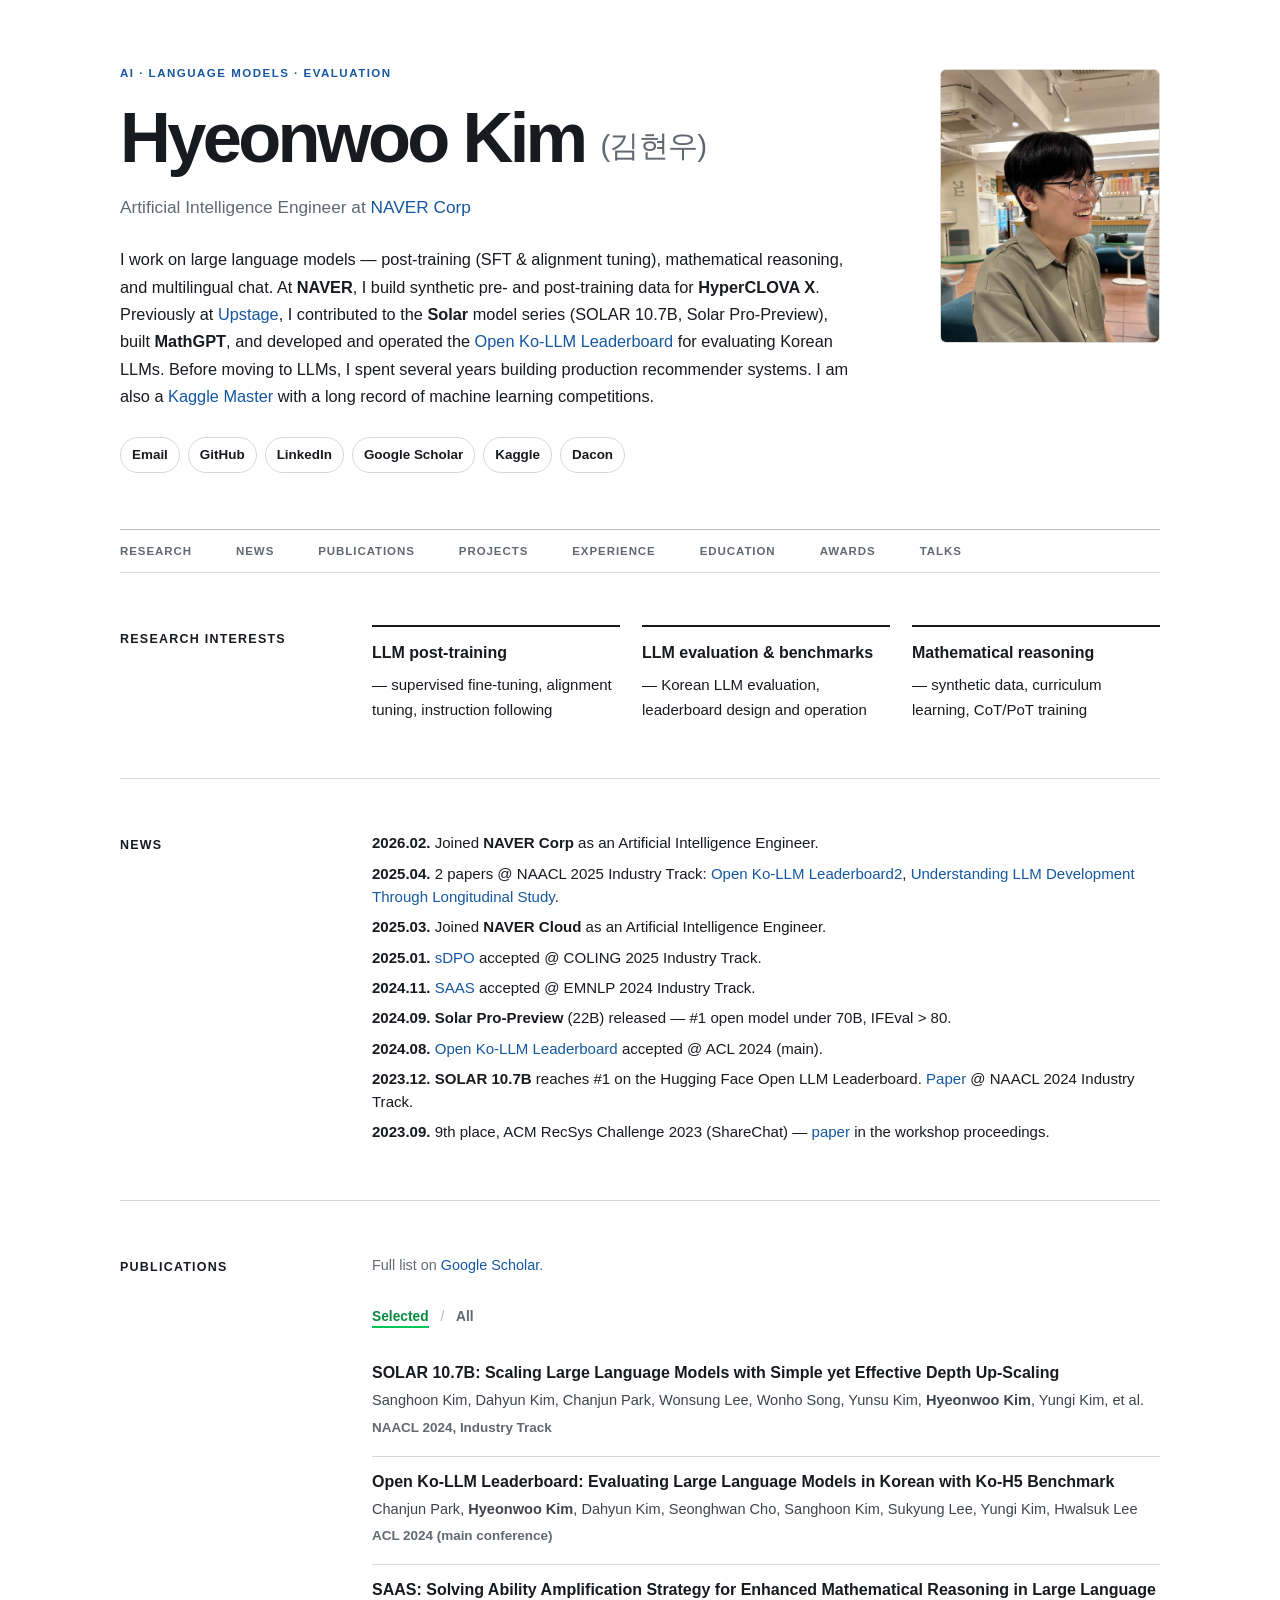
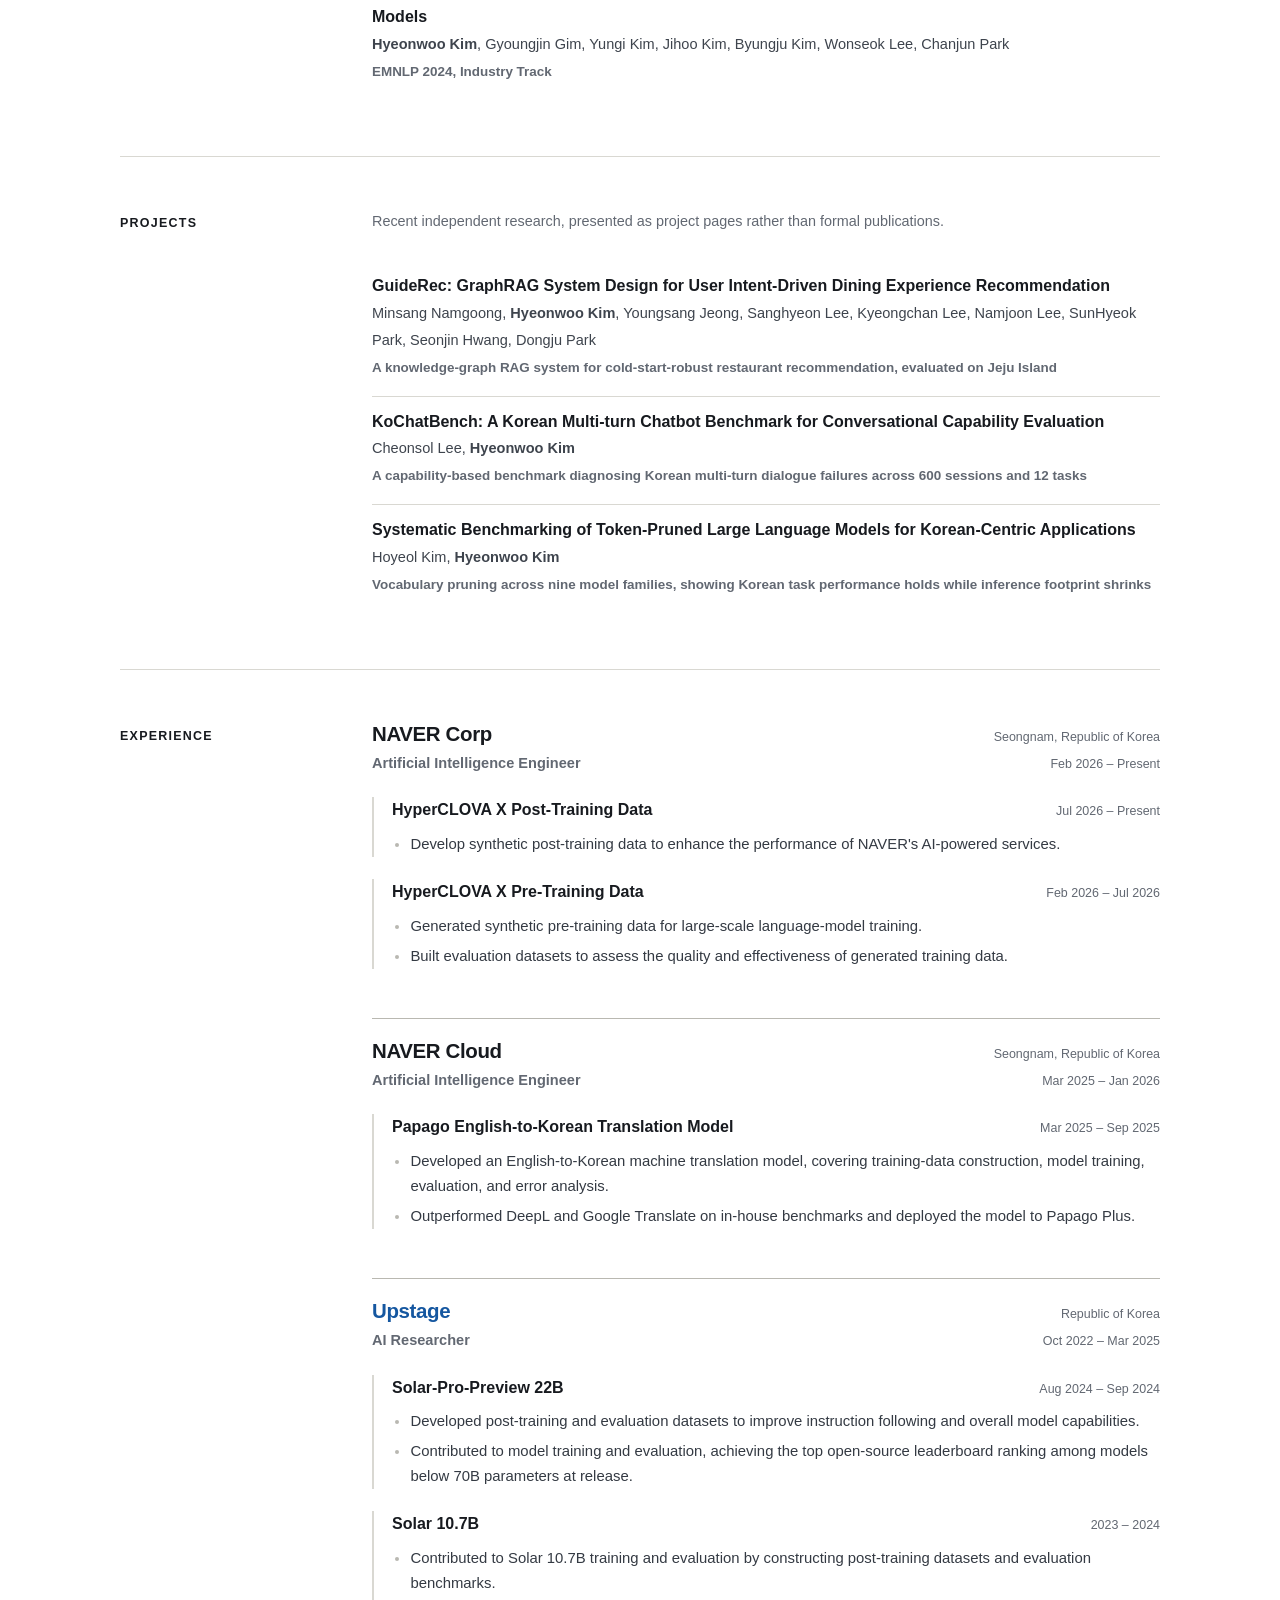
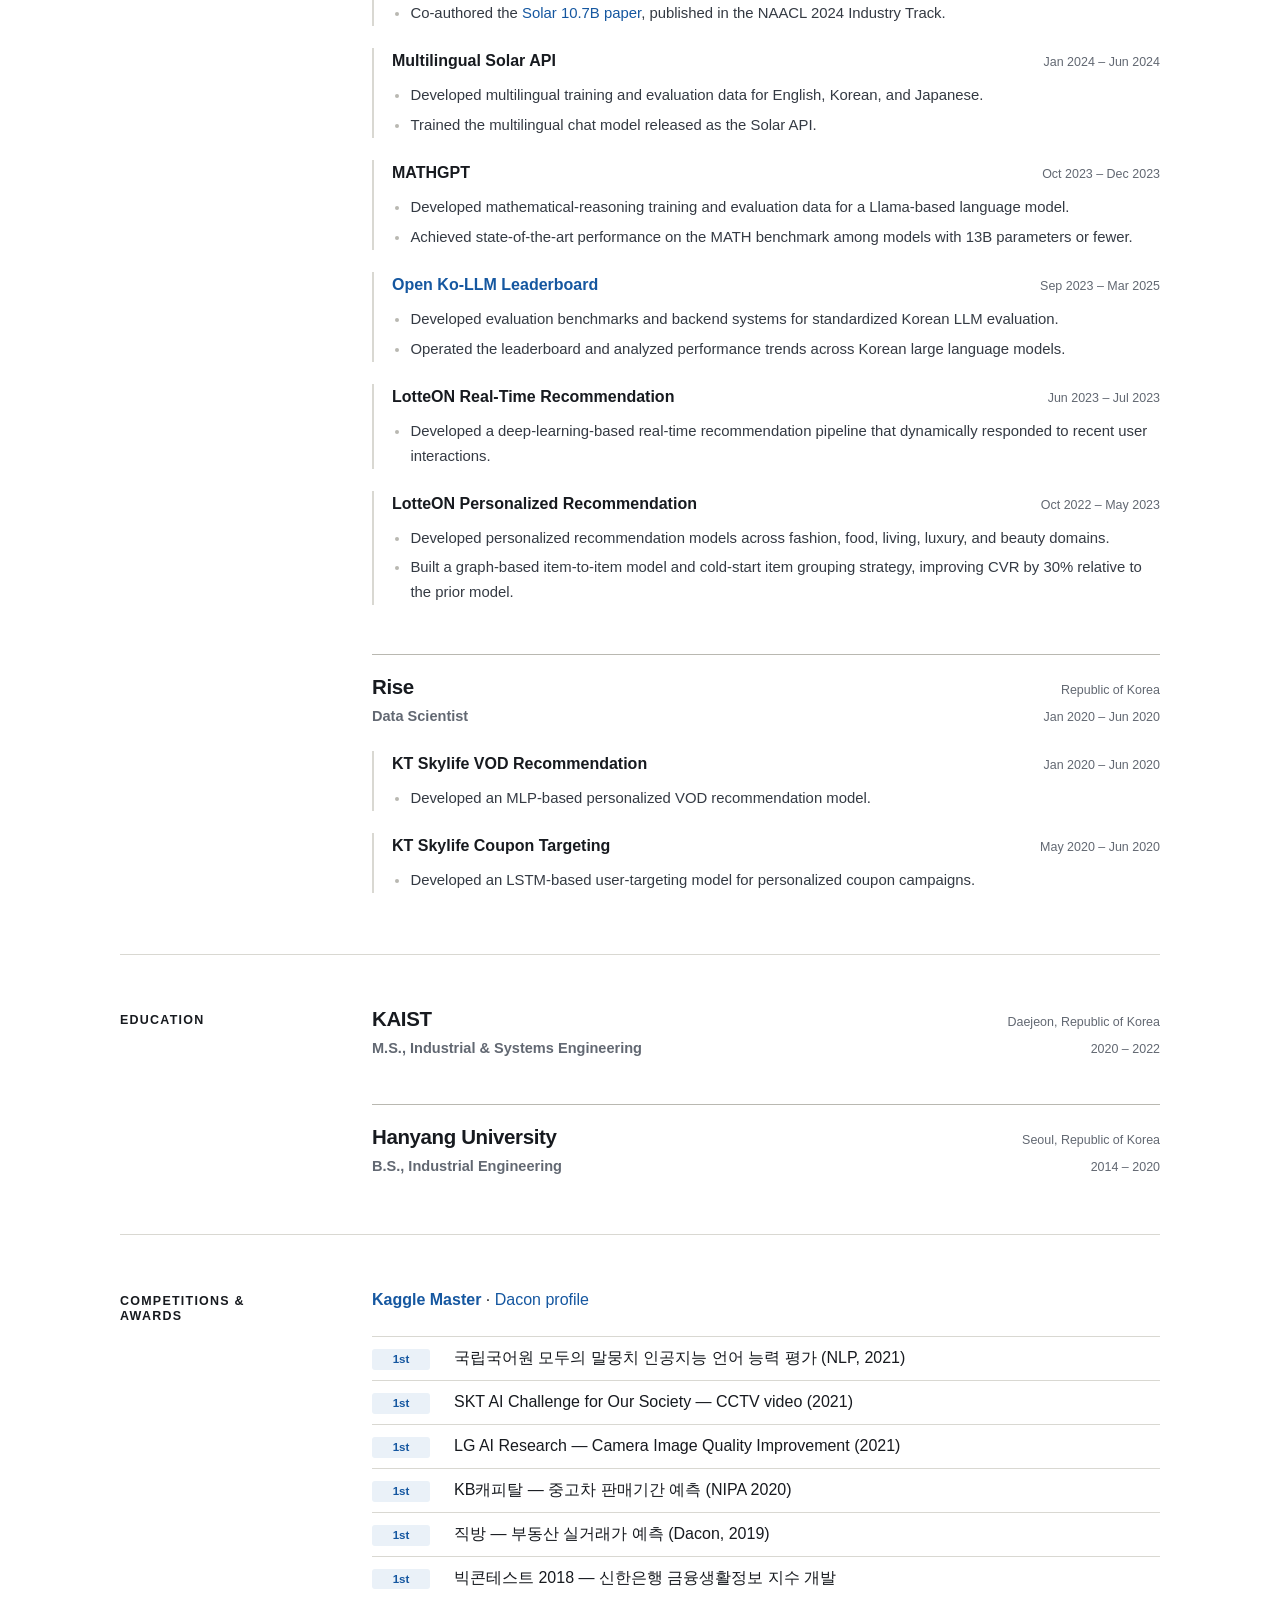
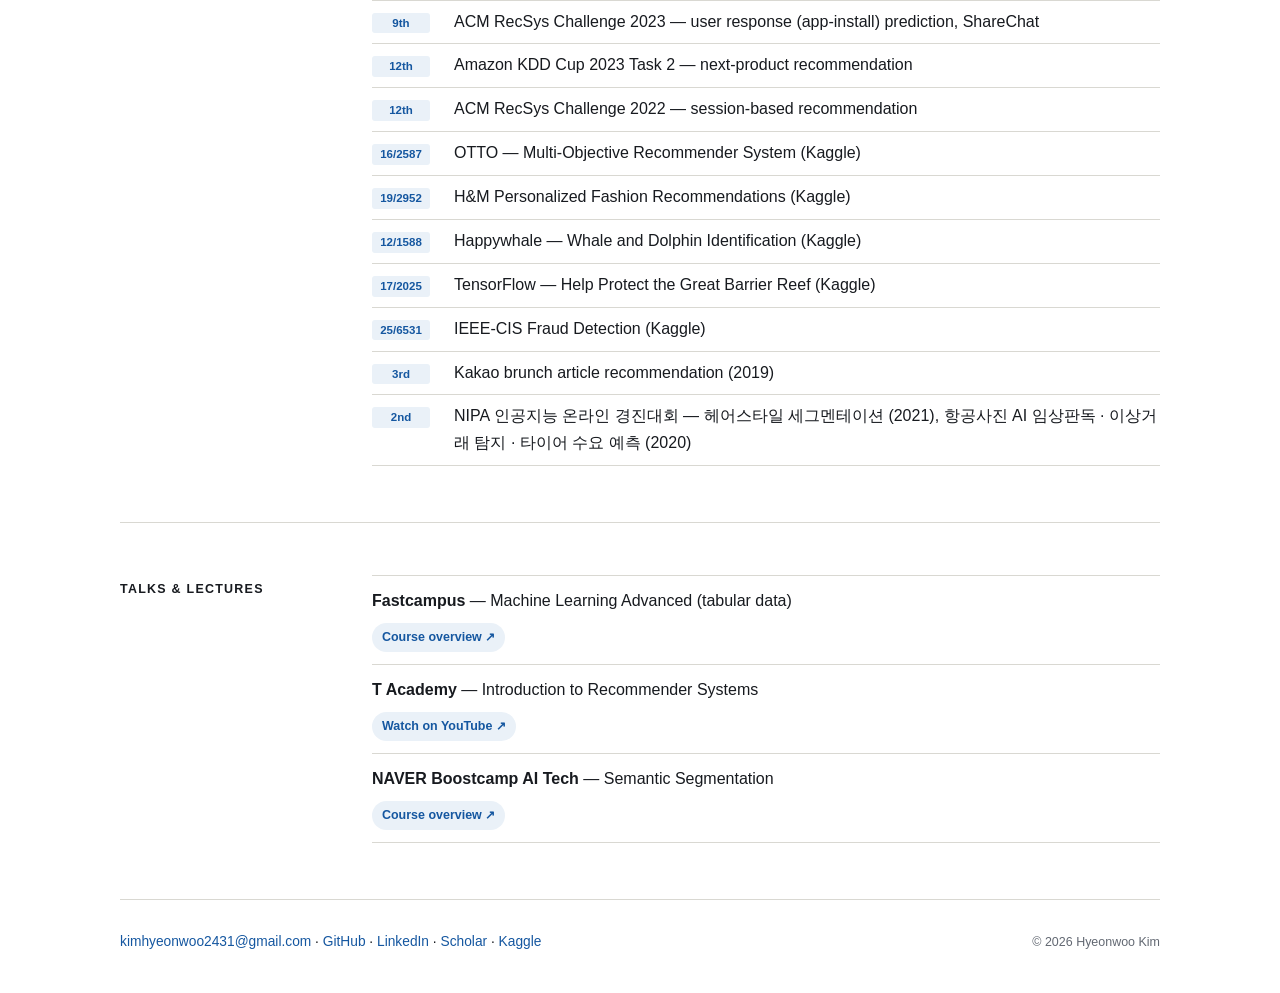
<file: index.html>
<!DOCTYPE html>
<html lang="en">
<head>
  <meta charset="utf-8">
  <meta name="viewport" content="width=device-width, initial-scale=1">
  <title>Hyeonwoo Kim</title>
  <meta name="description" content="Hyeonwoo Kim — Artificial Intelligence Engineer at NAVER Corp. LLM post-training, evaluation, and recommender systems.">
  <link rel="stylesheet" href="stylesheet.css">
</head>
<body>
<a class="skip-link" href="#main-content">Skip to content</a>
<div class="container">

  <!-- ===================== Header ===================== -->
  <header class="intro">
    <div class="intro-text">
      <p class="eyebrow">AI · Language Models · Evaluation</p>
      <h1>Hyeonwoo Kim <span class="korean-name">(김현우)</span></h1>
      <p class="tagline">Artificial Intelligence Engineer at <a href="https://www.navercorp.com/">NAVER Corp</a></p>
      <p>
        I work on large language models — post-training (SFT &amp; alignment tuning),
        mathematical reasoning, and multilingual chat. At <b>NAVER</b>, I build synthetic
        pre- and post-training data for <b>HyperCLOVA X</b>. Previously at
        <a href="https://www.upstage.ai/">Upstage</a>, I contributed to the
        <b>Solar</b> model series (SOLAR&nbsp;10.7B, Solar&nbsp;Pro-Preview), built
        <b>MathGPT</b>, and developed and operated the
        <a href="https://huggingface.co/spaces/upstage/open-ko-llm-leaderboard">Open Ko-LLM Leaderboard</a>
        for evaluating Korean LLMs. Before moving to LLMs, I spent several years building
        production recommender systems. I am also a
        <a href="https://www.kaggle.com/chocozzz">Kaggle Master</a> with a long record of
        machine learning competitions.
      </p>
      <nav class="profile-links" aria-label="Professional profiles">
        <a href="mailto:kimhyeonwoo2431@gmail.com">Email</a>
        <a href="https://github.com/choco9966">GitHub</a>
        <a href="https://www.linkedin.com/in/hyeonwookim2431/">LinkedIn</a>
        <a href="https://scholar.google.com/citations?user=fUikbhcAAAAJ">Google Scholar</a>
        <a href="https://www.kaggle.com/chocozzz">Kaggle</a>
        <a href="https://dacon.io/myprofile/29167/home">Dacon</a>
      </nav>
    </div>
    <div class="intro-photo">
      <img src="pictures/profile.jpg" alt="Photo of Hyeonwoo Kim">
    </div>
  </header>

  <nav class="section-nav" aria-label="Page sections">
    <div class="section-nav-inner">
      <a href="#research">Research</a>
      <a href="#news">News</a>
      <a href="#publications">Publications</a>
      <a href="#projects">Projects</a>
      <a href="#experience">Experience</a>
      <a href="#education">Education</a>
      <a href="#awards">Awards</a>
      <a href="#talks">Talks</a>
    </div>
  </nav>

  <main id="main-content">

  <!-- ===================== Research Interests ===================== -->
  <section id="research">
    <h2>Research Interests</h2>
    <ul>
      <li><b>LLM post-training</b> — supervised fine-tuning, alignment tuning, instruction following</li>
      <li><b>LLM evaluation &amp; benchmarks</b> — Korean LLM evaluation, leaderboard design and operation</li>
      <li><b>Mathematical reasoning</b> — synthetic data, curriculum learning, CoT/PoT training</li>
    </ul>
  </section>

  <!-- ===================== News ===================== -->
  <section id="news">
    <h2>News</h2>
    <ul class="news">
      <li><span class="date">2026.02.</span> Joined <b>NAVER Corp</b> as an Artificial Intelligence Engineer.</li>
      <li><span class="date">2025.04.</span> 2 papers @ NAACL 2025 Industry Track: <a href="https://aclanthology.org/2025.naacl-industry.22/">Open Ko-LLM Leaderboard2</a>, <a href="https://aclanthology.org/2025.naacl-industry.1/">Understanding LLM Development Through Longitudinal Study</a>.</li>
      <li><span class="date">2025.03.</span> Joined <b>NAVER Cloud</b> as an Artificial Intelligence Engineer.</li>
      <li><span class="date">2025.01.</span> <a href="https://aclanthology.org/2025.coling-industry.31/">sDPO</a> accepted @ COLING 2025 Industry Track.</li>
      <li><span class="date">2024.11.</span> <a href="https://aclanthology.org/2024.emnlp-industry.15/">SAAS</a> accepted @ EMNLP 2024 Industry Track.</li>
      <li><span class="date">2024.09.</span> <b>Solar Pro-Preview</b> (22B) released — #1 open model under 70B, IFEval &gt; 80.</li>
      <li><span class="date">2024.08.</span> <a href="https://aclanthology.org/2024.acl-long.177/">Open Ko-LLM Leaderboard</a> accepted @ ACL 2024 (main).</li>
      <li><span class="date">2023.12.</span> <b>SOLAR 10.7B</b> reaches #1 on the Hugging Face Open LLM Leaderboard. <a href="https://aclanthology.org/2024.naacl-industry.3/">Paper</a> @ NAACL 2024 Industry Track.</li>
      <li><span class="date">2023.09.</span> 9th place, ACM RecSys Challenge 2023 (ShareChat) — <a href="https://doi.org/10.1145/3626221.3626225">paper</a> in the workshop proceedings.</li>
    </ul>
  </section>

  <!-- ===================== Publications ===================== -->
  <section id="publications">
    <h2>Publications</h2>
    <p class="pubnote">Full list on <a href="https://scholar.google.com/citations?user=fUikbhcAAAAJ">Google Scholar</a>.</p>

    <div class="pub-tabs">
      <a href="javascript:void(0)" id="tab-selected" class="pub-tab active" onclick="showPubTab('selected')">Selected</a>
      <span class="pub-tab-sep">/</span>
      <a href="javascript:void(0)" id="tab-all" class="pub-tab" onclick="showPubTab('all')">All</a>
    </div>

    <div id="pub-selected">
      <ul class="pubs">
        <li>
          <a href="https://aclanthology.org/2024.naacl-industry.3/">SOLAR 10.7B: Scaling Large Language Models with Simple yet Effective Depth Up-Scaling</a><br>
          <span class="authors">Sanghoon Kim, Dahyun Kim, Chanjun Park, Wonsung Lee, Wonho Song, Yunsu Kim, <b>Hyeonwoo Kim</b>, Yungi Kim, et al.</span><br>
          <span class="venue">NAACL 2024, Industry Track</span>
        </li>
        <li>
          <a href="https://aclanthology.org/2024.acl-long.177/">Open Ko-LLM Leaderboard: Evaluating Large Language Models in Korean with Ko-H5 Benchmark</a><br>
          <span class="authors">Chanjun Park, <b>Hyeonwoo Kim</b>, Dahyun Kim, Seonghwan Cho, Sanghoon Kim, Sukyung Lee, Yungi Kim, Hwalsuk Lee</span><br>
          <span class="venue">ACL 2024 (main conference)</span>
        </li>
        <li>
          <a href="https://aclanthology.org/2024.emnlp-industry.15/">SAAS: Solving Ability Amplification Strategy for Enhanced Mathematical Reasoning in Large Language Models</a><br>
          <span class="authors"><b>Hyeonwoo Kim</b>, Gyoungjin Gim, Yungi Kim, Jihoo Kim, Byungju Kim, Wonseok Lee, Chanjun Park</span><br>
          <span class="venue">EMNLP 2024, Industry Track</span>
        </li>
      </ul>
    </div>

    <div id="pub-all" style="display:none;">
      <h3>2025</h3>
      <ul class="pubs">
        <li>
          <a href="https://aclanthology.org/2025.naacl-industry.22/">Open Ko-LLM Leaderboard2: Bridging Foundational and Practical Evaluation for Korean LLMs</a><br>
          <span class="authors"><b>Hyeonwoo Kim</b>, Dahyun Kim, Jihoo Kim, Sukyung Lee, Yungi Kim, Chanjun Park</span><br>
          <span class="venue">NAACL 2025, Industry Track</span>
        </li>
        <li>
          <a href="https://aclanthology.org/2025.naacl-industry.1/">Understanding LLM Development Through Longitudinal Study: Insights from the Open Ko-LLM Leaderboard</a><br>
          <span class="authors">Chanjun Park, <b>Hyeonwoo Kim</b></span><br>
          <span class="venue">NAACL 2025, Industry Track</span>
        </li>
        <li>
          <a href="https://aclanthology.org/2025.coling-industry.31/">sDPO: Don't Use Your Data All at Once</a><br>
          <span class="authors">Dahyun Kim, Yungi Kim, Wonho Song, <b>Hyeonwoo Kim</b>, Yunsu Kim, Sanghoon Kim, Chanjun Park</span><br>
          <span class="venue">COLING 2025, Industry Track</span>
        </li>
      </ul>

      <h3>2024</h3>
      <ul class="pubs">
        <li>
          <a href="https://aclanthology.org/2024.emnlp-industry.15/">SAAS: Solving Ability Amplification Strategy for Enhanced Mathematical Reasoning in Large Language Models</a><br>
          <span class="authors"><b>Hyeonwoo Kim</b>, Gyoungjin Gim, Yungi Kim, Jihoo Kim, Byungju Kim, Wonseok Lee, Chanjun Park</span><br>
          <span class="venue">EMNLP 2024, Industry Track</span>
        </li>
        <li>
          <a href="https://aclanthology.org/2024.acl-long.177/">Open Ko-LLM Leaderboard: Evaluating Large Language Models in Korean with Ko-H5 Benchmark</a><br>
          <span class="authors">Chanjun Park, <b>Hyeonwoo Kim</b>, Dahyun Kim, Seonghwan Cho, Sanghoon Kim, Sukyung Lee, Yungi Kim, Hwalsuk Lee</span><br>
          <span class="venue">ACL 2024 (main conference)</span>
        </li>
        <li>
          <a href="https://aclanthology.org/2024.naacl-industry.3/">SOLAR 10.7B: Scaling Large Language Models with Simple yet Effective Depth Up-Scaling</a><br>
          <span class="authors">Sanghoon Kim, Dahyun Kim, Chanjun Park, Wonsung Lee, Wonho Song, Yunsu Kim, <b>Hyeonwoo Kim</b>, Yungi Kim, et al.</span><br>
          <span class="venue">NAACL 2024, Industry Track</span>
        </li>
        <li>
          <a href="https://doi.org/10.1371/journal.pone.0305859">Detection and Position Evaluation of Chest Percutaneous Drainage Catheter on Chest Radiographs Using Deep Learning</a><br>
          <span class="authors">Duk Ju Kim, In Chul Nam, Doo Ri Kim, Jeong Jae Kim, Im-kyung Hwang, Jeong Sub Lee, Sung Eun Park, <b>Hyeonwoo Kim</b></span><br>
          <span class="venue">PLOS ONE 19(8)</span>
        </li>
        <li>
          <a href="https://doi.org/10.1115/1.4065226">Classification of Chip-Level Defect Types in Wafer Bin Maps Using Only Wafer-Level Labels</a><br>
          <span class="authors">Hyuck Lee, <b>Hyeonwoo Kim</b>, Heeyoung Kim</span><br>
          <span class="venue">Journal of Manufacturing Science and Engineering 146(7)</span>
        </li>
      </ul>

      <h3>2023</h3>
      <ul class="pubs">
        <li>
          <a href="https://doi.org/10.1145/3626221.3626225">Lightweight Boosting Models for User Response Prediction Using Adversarial Validation</a><br>
          <span class="authors"><b>Hyeonwoo Kim</b>, Wonsung Lee</span><br>
          <span class="venue">ACM RecSys Challenge 2023 (RecSysChallenge '23)</span>
        </li>
      </ul>

      <h3>2021</h3>
      <ul class="pubs">
        <li>
          위치 정보와 ASPP를 이용한 WBM의 다이 불량 탐지 (Die Defect Detection in Wafer Bin Maps Using Location Information and ASPP)<br>
          <span class="authors"><b>김현우</b>, 김희영</span><br>
          <span class="venue">한국경영과학회·대한산업공학회 2021 춘계공동학술대회 (KORMS–KIIE Spring Joint Conference)</span>
        </li>
      </ul>

      <h3>2020</h3>
      <ul class="pubs">
        <li>
          조선후기 서울 주택가격 변동과 의미 (Housing Price Changes in Late Joseon Seoul and Their Meaning)<br>
          <span class="authors">유현재, <b>김현우</b></span><br>
          <span class="venue">조선시대사학보 95, 313–341</span>
        </li>
      </ul>

      <h3>2018–2019</h3>
      <ul class="pubs">
        <li>
          <a href="https://doi.org/10.15616/bsl.2019.25.1.99">Classification of <sup>18</sup>F-Florbetaben Amyloid Brain PET Image Using PCA-SVM</a><br>
          <span class="authors">Kook Cho, Woong-Gon Kim, Hyeon Kang, Gyung-Seung Yang, <b>Hyun-Woo Kim</b>, Ji-Eun Jeong, Hyun-Jin Yoon, et al.</span><br>
          <span class="venue">Biomedical Science Letters 25(1), 2019</span>
        </li>
        <li>
          <a href="https://doi.org/10.15616/bsl.2018.24.4.418">VGG-Based BAPL Score Classification of <sup>18</sup>F-Florbetaben Amyloid Brain PET</a><br>
          <span class="authors">Hyeon Kang, Woong-Gon Kim, Gyung-Seung Yang, <b>Hyun-Woo Kim</b>, Ji-Eun Jeong, Hyun-Jin Yoon, Kook Cho, et al.</span><br>
          <span class="venue">Biomedical Science Letters 24(4), 2018</span>
        </li>
      </ul>
    </div>
  </section>

  <!-- ===================== Projects ===================== -->
  <section id="projects">
    <h2>Projects</h2>
    <p class="pubnote">Recent independent research, presented as project pages rather than formal publications.</p>
    <ul class="projects">
      <li>
        <a href="projects/guiderec.html">GuideRec: GraphRAG System Design for User Intent-Driven Dining Experience Recommendation</a><br>
        <span class="authors">Minsang Namgoong, <b>Hyeonwoo Kim</b>, Youngsang Jeong, Sanghyeon Lee, Kyeongchan Lee, Namjoon Lee, SunHyeok Park, Seonjin Hwang, Dongju Park</span><br>
        <span class="venue">A knowledge-graph RAG system for cold-start-robust restaurant recommendation, evaluated on Jeju Island</span>
      </li>
      <li>
        <a href="projects/kochatbench.html">KoChatBench: A Korean Multi-turn Chatbot Benchmark for Conversational Capability Evaluation</a><br>
        <span class="authors">Cheonsol Lee, <b>Hyeonwoo Kim</b></span><br>
        <span class="venue">A capability-based benchmark diagnosing Korean multi-turn dialogue failures across 600 sessions and 12 tasks</span>
      </li>
      <li>
        <a href="projects/token-pruning.html">Systematic Benchmarking of Token-Pruned Large Language Models for Korean-Centric Applications</a><br>
        <span class="authors">Hoyeol Kim, <b>Hyeonwoo Kim</b></span><br>
        <span class="venue">Vocabulary pruning across nine model families, showing Korean task performance holds while inference footprint shrinks</span>
      </li>
    </ul>
  </section>

  <!-- ===================== Experience ===================== -->
  <section id="experience">
    <h2>Experience</h2>

    <div class="job">
      <div class="job-header">
        <h3>NAVER Corp</h3>
        <span class="loc">Seongnam, Republic of Korea</span>
      </div>
      <div class="role-line">
        <span class="role-title">Artificial Intelligence Engineer</span>
        <span class="date-range">Feb 2026 – Present</span>
      </div>

      <div class="proj">
        <div class="proj-line">
          <span class="proj-title">HyperCLOVA X Post-Training Data</span>
          <span class="date-range">Jul 2026 – Present</span>
        </div>
        <ul>
          <li>Develop synthetic post-training data to enhance the performance of NAVER's AI-powered services.</li>
        </ul>
      </div>

      <div class="proj">
        <div class="proj-line">
          <span class="proj-title">HyperCLOVA X Pre-Training Data</span>
          <span class="date-range">Feb 2026 – Jul 2026</span>
        </div>
        <ul>
          <li>Generated synthetic pre-training data for large-scale language-model training.</li>
          <li>Built evaluation datasets to assess the quality and effectiveness of generated training data.</li>
        </ul>
      </div>
    </div>

    <div class="job">
      <div class="job-header">
        <h3>NAVER Cloud</h3>
        <span class="loc">Seongnam, Republic of Korea</span>
      </div>
      <div class="role-line">
        <span class="role-title">Artificial Intelligence Engineer</span>
        <span class="date-range">Mar 2025 – Jan 2026</span>
      </div>

      <div class="proj">
        <div class="proj-line">
          <span class="proj-title">Papago English-to-Korean Translation Model</span>
          <span class="date-range">Mar 2025 – Sep 2025</span>
        </div>
        <ul>
          <li>Developed an English-to-Korean machine translation model, covering training-data construction, model training, evaluation, and error analysis.</li>
          <li>Outperformed DeepL and Google Translate on in-house benchmarks and deployed the model to Papago Plus.</li>
        </ul>
      </div>
    </div>

    <div class="job">
      <div class="job-header">
        <h3><a href="https://www.upstage.ai/">Upstage</a></h3>
        <span class="loc">Republic of Korea</span>
      </div>
      <div class="role-line">
        <span class="role-title">AI Researcher</span>
        <span class="date-range">Oct 2022 – Mar 2025</span>
      </div>

      <div class="proj">
        <div class="proj-line">
          <span class="proj-title">Solar-Pro-Preview 22B</span>
          <span class="date-range">Aug 2024 – Sep 2024</span>
        </div>
        <ul>
          <li>Developed post-training and evaluation datasets to improve instruction following and overall model capabilities.</li>
          <li>Contributed to model training and evaluation, achieving the top open-source leaderboard ranking among models below 70B parameters at release.</li>
        </ul>
      </div>

      <div class="proj">
        <div class="proj-line">
          <span class="proj-title">Solar 10.7B</span>
          <span class="date-range">2023 – 2024</span>
        </div>
        <ul>
          <li>Contributed to Solar 10.7B training and evaluation by constructing post-training datasets and evaluation benchmarks.</li>
          <li>Co-authored the <a href="https://aclanthology.org/2024.naacl-industry.3/">Solar 10.7B paper</a>, published in the NAACL 2024 Industry Track.</li>
        </ul>
      </div>

      <div class="proj">
        <div class="proj-line">
          <span class="proj-title">Multilingual Solar API</span>
          <span class="date-range">Jan 2024 – Jun 2024</span>
        </div>
        <ul>
          <li>Developed multilingual training and evaluation data for English, Korean, and Japanese.</li>
          <li>Trained the multilingual chat model released as the Solar API.</li>
        </ul>
      </div>

      <div class="proj">
        <div class="proj-line">
          <span class="proj-title">MATHGPT</span>
          <span class="date-range">Oct 2023 – Dec 2023</span>
        </div>
        <ul>
          <li>Developed mathematical-reasoning training and evaluation data for a Llama-based language model.</li>
          <li>Achieved state-of-the-art performance on the MATH benchmark among models with 13B parameters or fewer.</li>
        </ul>
      </div>

      <div class="proj">
        <div class="proj-line">
          <span class="proj-title"><a href="https://huggingface.co/spaces/upstage/open-ko-llm-leaderboard">Open Ko-LLM Leaderboard</a></span>
          <span class="date-range">Sep 2023 – Mar 2025</span>
        </div>
        <ul>
          <li>Developed evaluation benchmarks and backend systems for standardized Korean LLM evaluation.</li>
          <li>Operated the leaderboard and analyzed performance trends across Korean large language models.</li>
        </ul>
      </div>

      <div class="proj">
        <div class="proj-line">
          <span class="proj-title">LotteON Real-Time Recommendation</span>
          <span class="date-range">Jun 2023 – Jul 2023</span>
        </div>
        <ul>
          <li>Developed a deep-learning-based real-time recommendation pipeline that dynamically responded to recent user interactions.</li>
        </ul>
      </div>

      <div class="proj">
        <div class="proj-line">
          <span class="proj-title">LotteON Personalized Recommendation</span>
          <span class="date-range">Oct 2022 – May 2023</span>
        </div>
        <ul>
          <li>Developed personalized recommendation models across fashion, food, living, luxury, and beauty domains.</li>
          <li>Built a graph-based item-to-item model and cold-start item grouping strategy, improving CVR by 30% relative to the prior model.</li>
        </ul>
      </div>
    </div>

    <div class="job">
      <div class="job-header">
        <h3>Rise</h3>
        <span class="loc">Republic of Korea</span>
      </div>
      <div class="role-line">
        <span class="role-title">Data Scientist</span>
        <span class="date-range">Jan 2020 – Jun 2020</span>
      </div>

      <div class="proj">
        <div class="proj-line">
          <span class="proj-title">KT Skylife VOD Recommendation</span>
          <span class="date-range">Jan 2020 – Jun 2020</span>
        </div>
        <ul>
          <li>Developed an MLP-based personalized VOD recommendation model.</li>
        </ul>
      </div>

      <div class="proj">
        <div class="proj-line">
          <span class="proj-title">KT Skylife Coupon Targeting</span>
          <span class="date-range">May 2020 – Jun 2020</span>
        </div>
        <ul>
          <li>Developed an LSTM-based user-targeting model for personalized coupon campaigns.</li>
        </ul>
      </div>
    </div>
  </section>

  <!-- ===================== Education ===================== -->
  <section id="education">
    <h2>Education</h2>

    <div class="job">
      <div class="job-header">
        <h3>KAIST</h3>
        <span class="loc">Daejeon, Republic of Korea</span>
      </div>
      <div class="role-line">
        <span class="role-title">M.S., Industrial &amp; Systems Engineering</span>
        <span class="date-range">2020 – 2022</span>
      </div>
    </div>

    <div class="job">
      <div class="job-header">
        <h3>Hanyang University</h3>
        <span class="loc">Seoul, Republic of Korea</span>
      </div>
      <div class="role-line">
        <span class="role-title">B.S., Industrial Engineering</span>
        <span class="date-range">2014 – 2020</span>
      </div>
    </div>
  </section>

  <!-- ===================== Competitions & Awards ===================== -->
  <section id="awards">
    <h2>Competitions &amp; Awards</h2>
    <p>
      <a href="https://www.kaggle.com/chocozzz"><b>Kaggle Master</b></a> ·
      <a href="https://dacon.io/myprofile/29167/home">Dacon profile</a>
    </p>
    <ul>
      <li><span class="tag">1st</span> 국립국어원 모두의 말뭉치 인공지능 언어 능력 평가 (NLP, 2021)</li>
      <li><span class="tag">1st</span> SKT AI Challenge for Our Society — CCTV video (2021)</li>
      <li><span class="tag">1st</span> LG AI Research — Camera Image Quality Improvement (2021)</li>
      <li><span class="tag">1st</span> KB캐피탈 — 중고차 판매기간 예측 (NIPA 2020)</li>
      <li><span class="tag">1st</span> 직방 — 부동산 실거래가 예측 (Dacon, 2019)</li>
      <li><span class="tag">1st</span> 빅콘테스트 2018 — 신한은행 금융생활정보 지수 개발</li>
      <li><span class="tag">9th</span> ACM RecSys Challenge 2023 — user response (app-install) prediction, ShareChat</li>
      <li><span class="tag">12th</span> Amazon KDD Cup 2023 Task 2 — next-product recommendation</li>
      <li><span class="tag">12th</span> ACM RecSys Challenge 2022 — session-based recommendation</li>
      <li><span class="tag">16/2587</span> OTTO — Multi-Objective Recommender System (Kaggle)</li>
      <li><span class="tag">19/2952</span> H&amp;M Personalized Fashion Recommendations (Kaggle)</li>
      <li><span class="tag">12/1588</span> Happywhale — Whale and Dolphin Identification (Kaggle)</li>
      <li><span class="tag">17/2025</span> TensorFlow — Help Protect the Great Barrier Reef (Kaggle)</li>
      <li><span class="tag">25/6531</span> IEEE-CIS Fraud Detection (Kaggle)</li>
      <li><span class="tag">3rd</span> Kakao brunch article recommendation (2019)</li>
      <li><span class="tag">2nd</span> NIPA 인공지능 온라인 경진대회 — 헤어스타일 세그멘테이션 (2021), 항공사진 AI 임상판독 · 이상거래 탐지 · 타이어 수요 예측 (2020)</li>
    </ul>
  </section>

  <!-- ===================== Talks & Lectures ===================== -->
  <section id="talks">
    <h2>Talks &amp; Lectures</h2>
    <ul>
      <li>
        <span class="talk-desc"><b>Fastcampus</b> — Machine Learning Advanced (tabular data)</span>
        <a class="talk-link" href="talks/ml-advanced-lecture.html">Course overview ↗</a>
      </li>
      <li>
        <span class="talk-desc"><b>T Academy</b> — Introduction to Recommender Systems</span>
        <a class="talk-link" href="https://www.youtube.com/watch?v=43gb7WK56Sk" target="_blank" rel="noopener">Watch on YouTube ↗</a>
      </li>
      <li>
        <span class="talk-desc"><b>NAVER Boostcamp AI Tech</b> — Semantic Segmentation</span>
        <a class="talk-link" href="talks/segmentation-lecture.html">Course overview ↗</a>
      </li>
    </ul>
  </section>

  </main>

  <!-- ===================== Footer ===================== -->
  <footer>
    <p>
      <a href="mailto:kimhyeonwoo2431@gmail.com">kimhyeonwoo2431@gmail.com</a> ·
      <a href="https://github.com/choco9966">GitHub</a> ·
      <a href="https://www.linkedin.com/in/hyeonwookim2431/">LinkedIn</a> ·
      <a href="https://scholar.google.com/citations?user=fUikbhcAAAAJ">Scholar</a> ·
      <a href="https://www.kaggle.com/chocozzz">Kaggle</a>
    </p>
    <p class="copyright">© 2026 Hyeonwoo Kim</p>
  </footer>

</div>
<script>
  function showPubTab(which) {
    var selected = document.getElementById('pub-selected');
    var all = document.getElementById('pub-all');
    var tabSelected = document.getElementById('tab-selected');
    var tabAll = document.getElementById('tab-all');
    if (which === 'all') {
      selected.style.display = 'none';
      all.style.display = 'block';
      tabAll.classList.add('active');
      tabSelected.classList.remove('active');
    } else {
      selected.style.display = 'block';
      all.style.display = 'none';
      tabSelected.classList.add('active');
      tabAll.classList.remove('active');
    }
  }
</script>
</body>
</html>
</file>
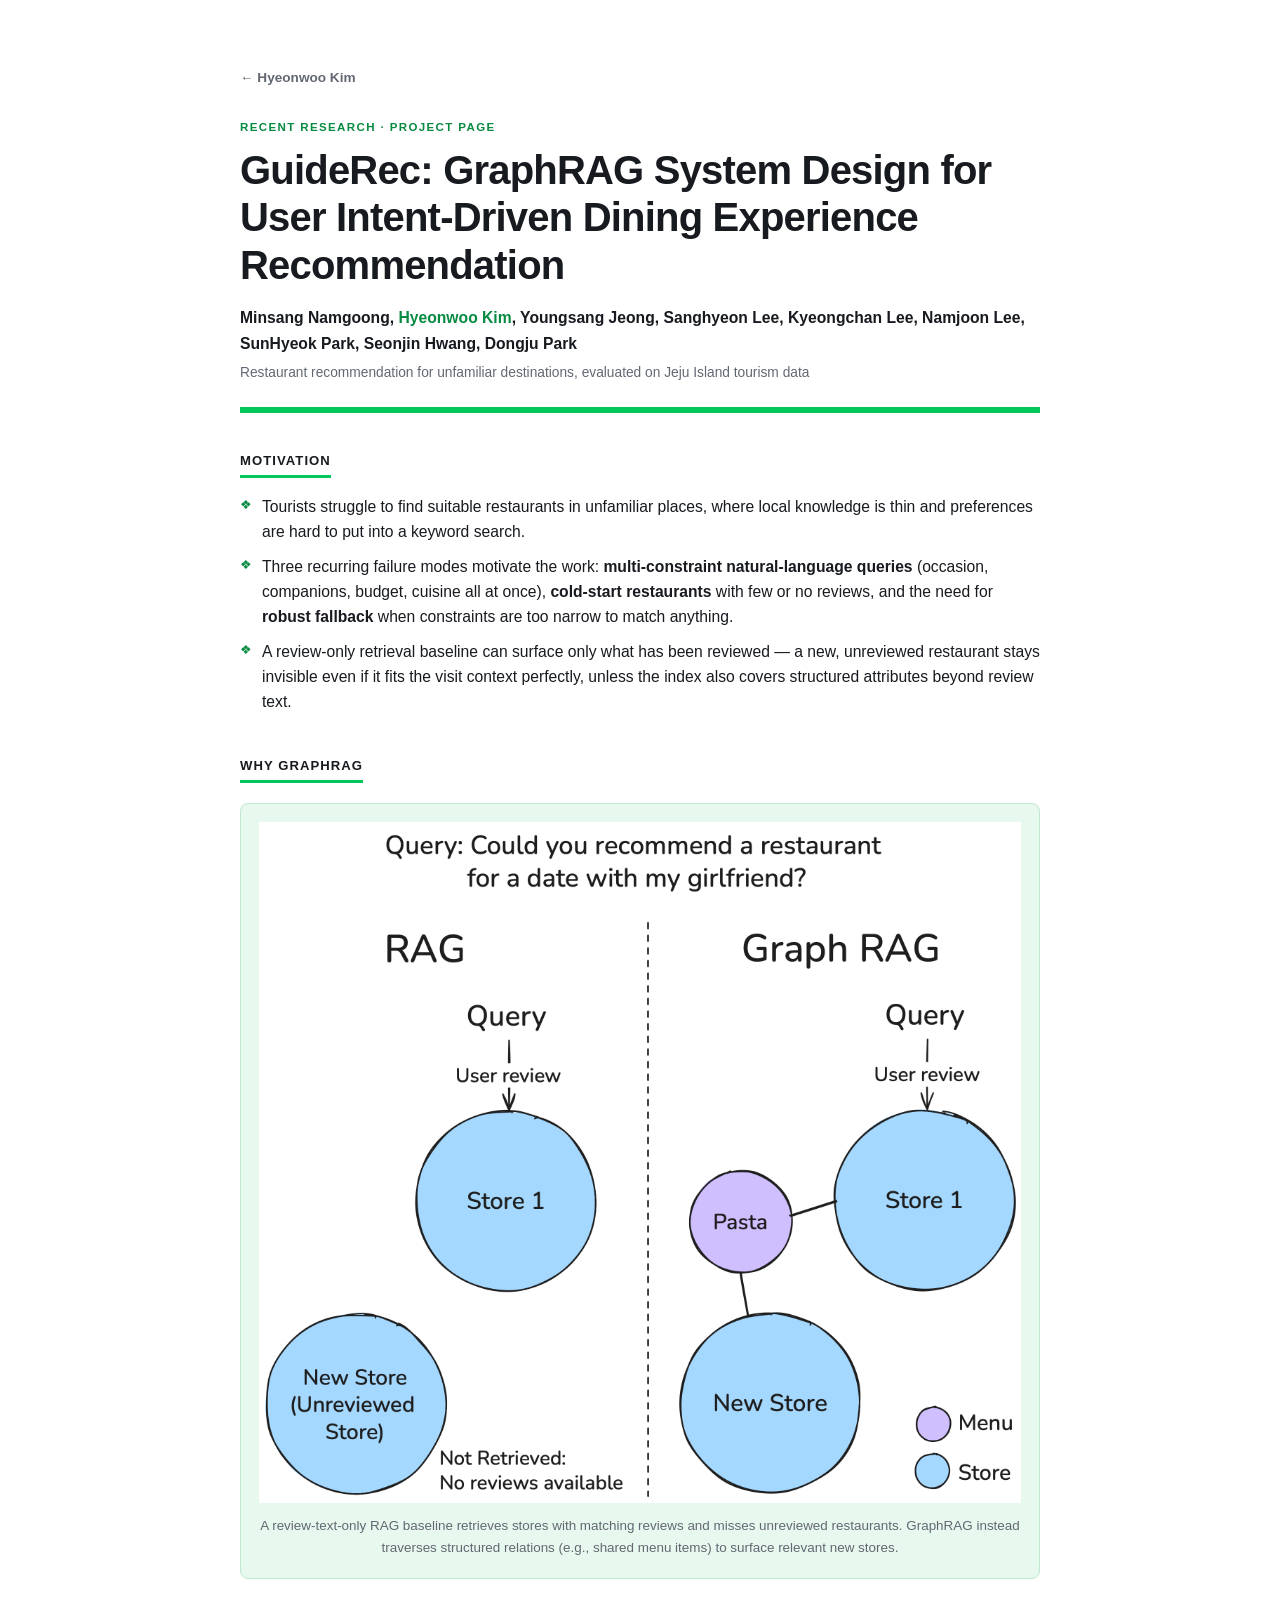
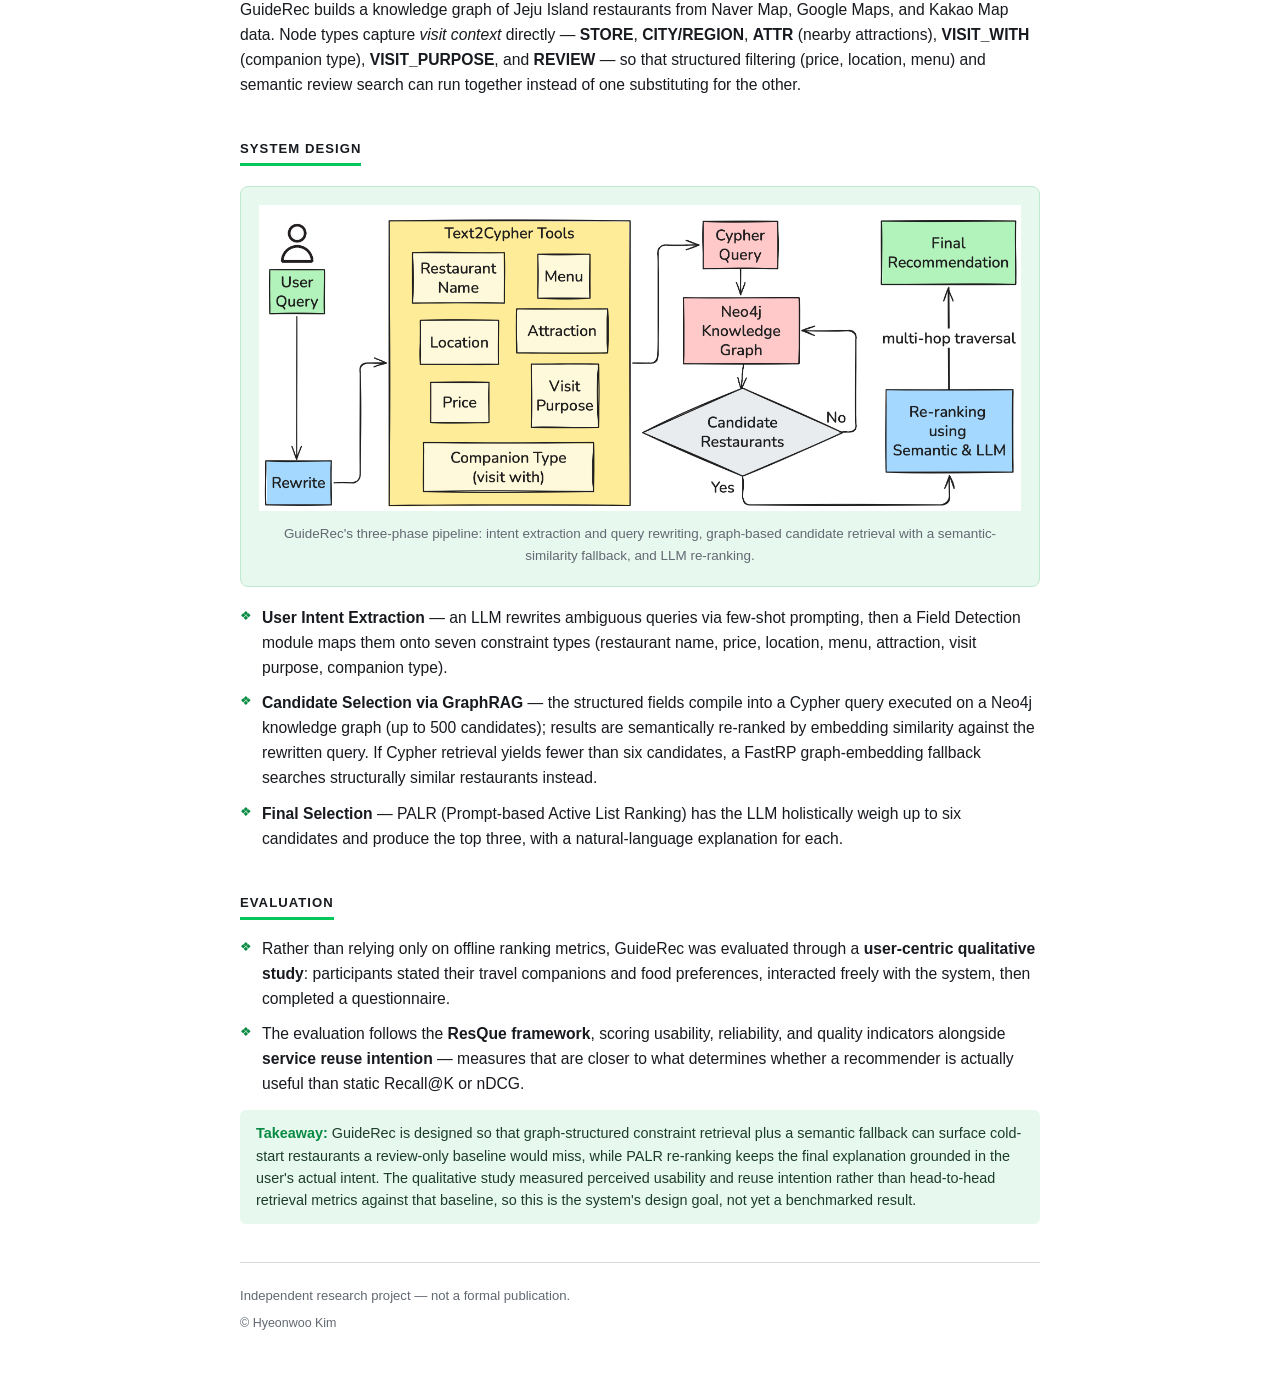
<file: guiderec.html>
<!DOCTYPE html>
<html lang="en">
<head>
  <meta charset="utf-8">
  <meta name="viewport" content="width=device-width, initial-scale=1">
  <title>GuideRec: GraphRAG for Intent-Driven Dining Recommendation | Hyeonwoo Kim</title>
  <meta name="description" content="GuideRec — a GraphRAG system for user intent-driven dining experience recommendation, applied to Jeju Island tourism.">
  <link rel="stylesheet" href="stylesheet.css">
  <link rel="stylesheet" href="paper-poster.css">
</head>
<body>
<a class="skip-link" href="#pp-main">Skip to content</a>
<div class="container poster-container">

  <a class="back-link" href="index.html">← Hyeonwoo Kim</a>

  <header class="pp-banner" id="pp-main">
    <p class="pp-kicker">Recent Research · Project Page</p>
    <h1 class="pp-title">GuideRec: GraphRAG System Design for User Intent-Driven Dining Experience Recommendation</h1>
    <p class="pp-authors">
      Minsang Namgoong, <b>Hyeonwoo Kim</b>, Youngsang Jeong, Sanghyeon Lee, Kyeongchan Lee,
      Namjoon Lee, SunHyeok Park, Seonjin Hwang, Dongju Park
    </p>
    <p class="pp-affil">Restaurant recommendation for unfamiliar destinations, evaluated on Jeju Island tourism data</p>
  </header>

  <div class="pp-section">
    <h2>Motivation</h2>
    <ul class="pp-bullets">
      <li>Tourists struggle to find suitable restaurants in unfamiliar places, where local knowledge is thin and preferences are hard to put into a keyword search.</li>
      <li>Three recurring failure modes motivate the work: <b>multi-constraint natural-language queries</b> (occasion, companions, budget, cuisine all at once), <b>cold-start restaurants</b> with few or no reviews, and the need for <b>robust fallback</b> when constraints are too narrow to match anything.</li>
      <li>A review-only retrieval baseline can surface only what has been reviewed — a new, unreviewed restaurant stays invisible even if it fits the visit context perfectly, unless the index also covers structured attributes beyond review text.</li>
    </ul>
  </div>

  <div class="pp-section">
    <h2>Why GraphRAG</h2>
    <figure class="pp-figure">
      <img src="pictures/guiderec-fig1.png" alt="Comparison of RAG and GraphRAG retrieval for the query 'Could you recommend a restaurant for a date with my girlfriend?'">
      <figcaption>A review-text-only RAG baseline retrieves stores with matching reviews and misses unreviewed restaurants. GraphRAG instead traverses structured relations (e.g., shared menu items) to surface relevant new stores.</figcaption>
    </figure>
    <p style="margin:0; font-size:0.98rem; line-height:1.6;">
      GuideRec builds a knowledge graph of Jeju Island restaurants from Naver Map, Google Maps, and Kakao
      Map data. Node types capture <i>visit context</i> directly — <b>STORE</b>, <b>CITY/REGION</b>,
      <b>ATTR</b> (nearby attractions), <b>VISIT_WITH</b> (companion type), <b>VISIT_PURPOSE</b>, and
      <b>REVIEW</b> — so that structured filtering (price, location, menu) and semantic review search can
      run together instead of one substituting for the other.
    </p>
  </div>

  <div class="pp-section">
    <h2>System Design</h2>
    <figure class="pp-figure">
      <img src="pictures/guiderec-fig2.png" alt="GuideRec Text2Cypher pipeline: user query is rewritten, field-detected into seven constraint types, compiled into a Cypher query against the Neo4j knowledge graph, then re-ranked by semantic and LLM judgment into a final recommendation.">
      <figcaption>GuideRec's three-phase pipeline: intent extraction and query rewriting, graph-based candidate retrieval with a semantic-similarity fallback, and LLM re-ranking.</figcaption>
    </figure>
    <ul class="pp-bullets">
      <li><b>User Intent Extraction</b> — an LLM rewrites ambiguous queries via few-shot prompting, then a Field Detection module maps them onto seven constraint types (restaurant name, price, location, menu, attraction, visit purpose, companion type).</li>
      <li><b>Candidate Selection via GraphRAG</b> — the structured fields compile into a Cypher query executed on a Neo4j knowledge graph (up to 500 candidates); results are semantically re-ranked by embedding similarity against the rewritten query. If Cypher retrieval yields fewer than six candidates, a FastRP graph-embedding fallback searches structurally similar restaurants instead.</li>
      <li><b>Final Selection</b> — PALR (Prompt-based Active List Ranking) has the LLM holistically weigh up to six candidates and produce the top three, with a natural-language explanation for each.</li>
    </ul>
  </div>

  <div class="pp-section">
    <h2>Evaluation</h2>
    <ul class="pp-bullets">
      <li>Rather than relying only on offline ranking metrics, GuideRec was evaluated through a <b>user-centric qualitative study</b>: participants stated their travel companions and food preferences, interacted freely with the system, then completed a questionnaire.</li>
      <li>The evaluation follows the <b>ResQue framework</b>, scoring usability, reliability, and quality indicators alongside <b>service reuse intention</b> — measures that are closer to what determines whether a recommender is actually useful than static Recall@K or nDCG.</li>
    </ul>
    <p class="pp-note">
      <b>Takeaway:</b> GuideRec is designed so that graph-structured constraint retrieval plus a semantic
      fallback can surface cold-start restaurants a review-only baseline would miss, while PALR re-ranking
      keeps the final explanation grounded in the user's actual intent. The qualitative study measured
      perceived usability and reuse intention rather than head-to-head retrieval metrics against that
      baseline, so this is the system's design goal, not yet a benchmarked result.
    </p>
  </div>

  <div class="pp-footer">
    <p>Independent research project — not a formal publication.</p>
    <p class="copyright">© Hyeonwoo Kim</p>
  </div>

</div>
</body>
</html>
</file>
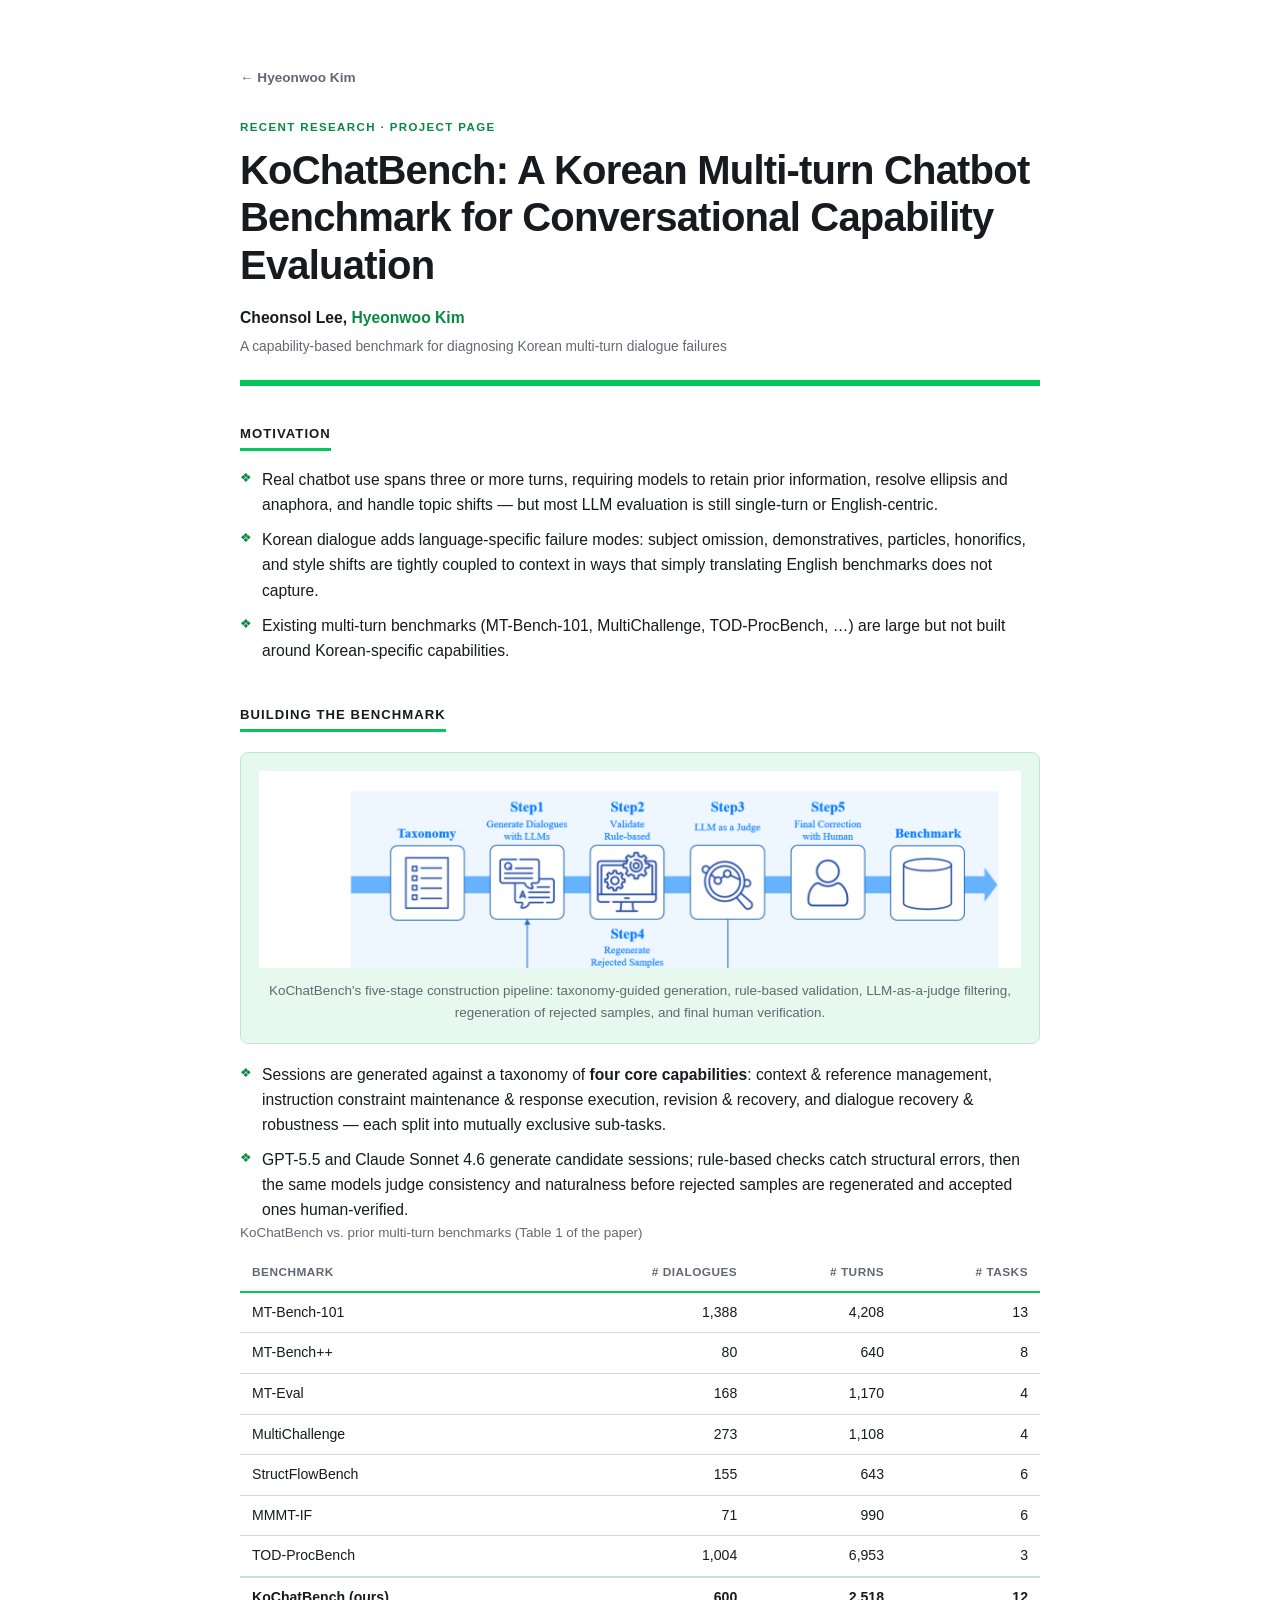
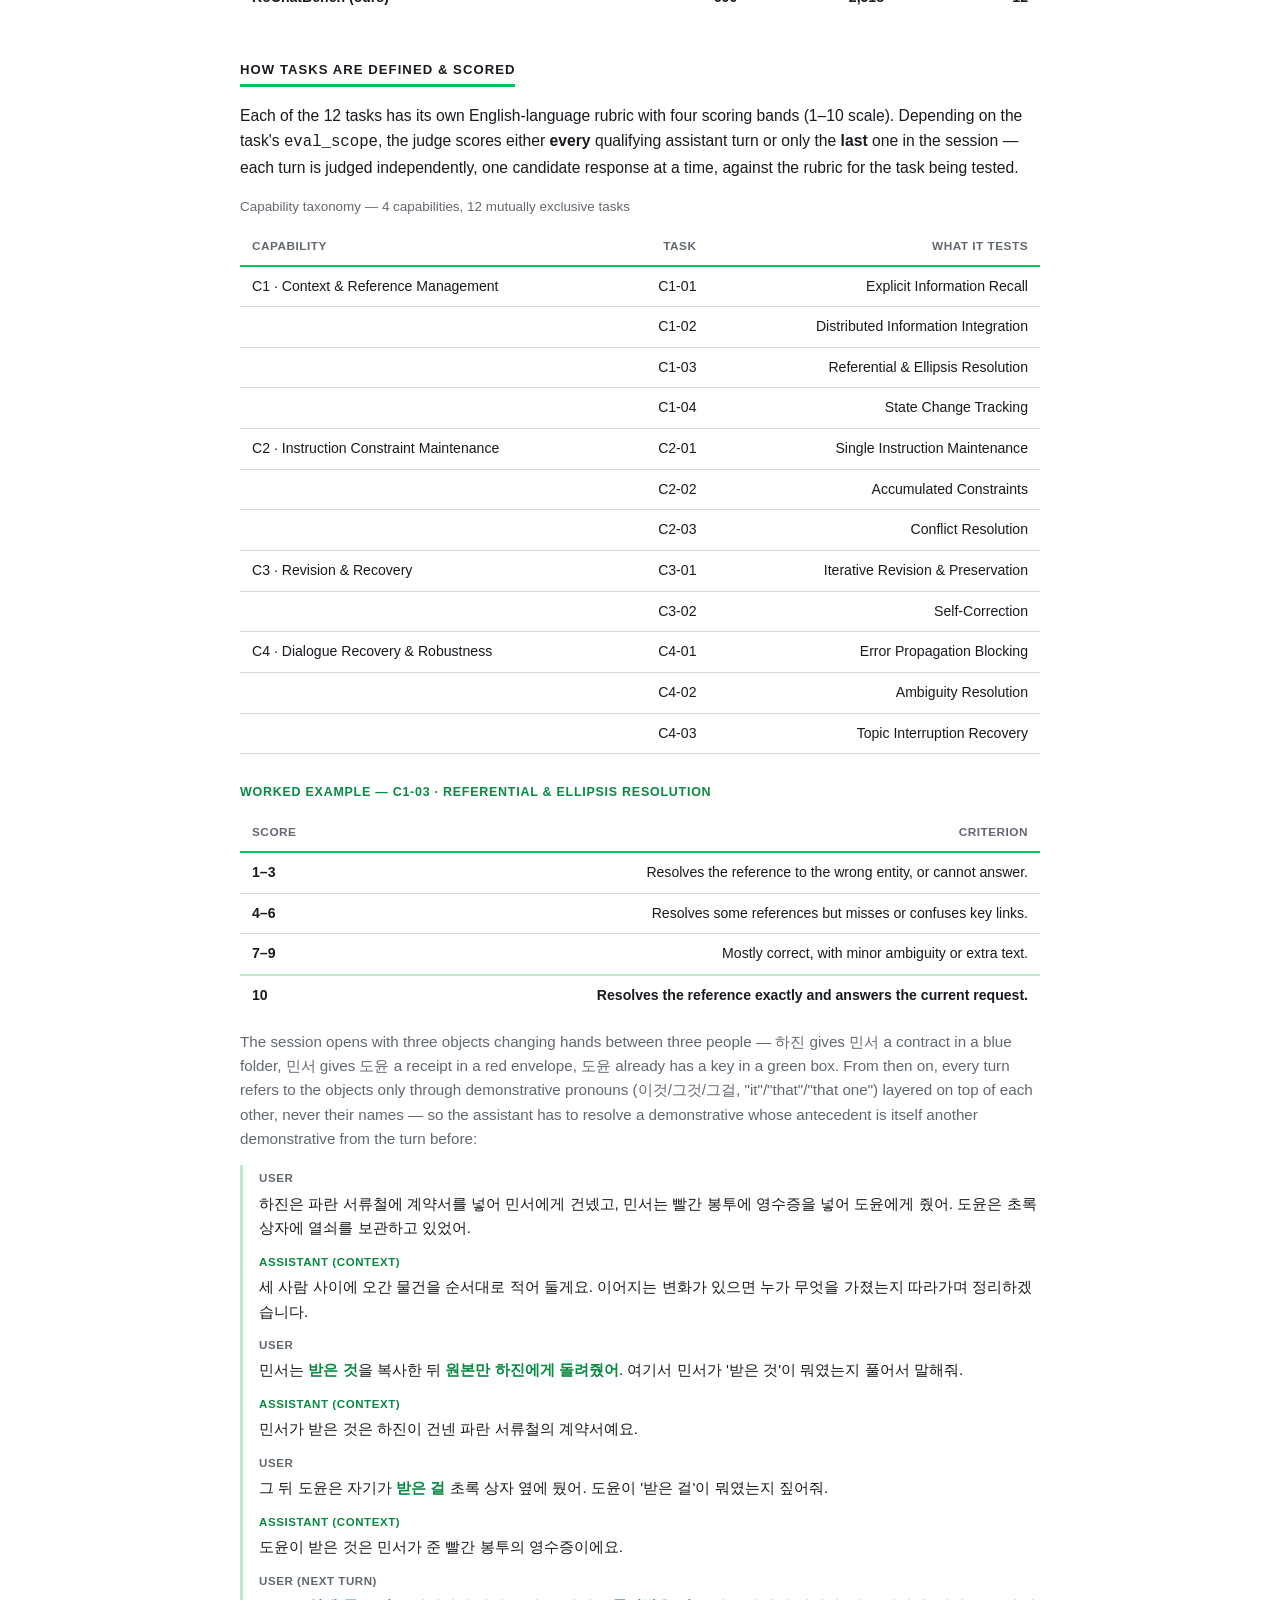
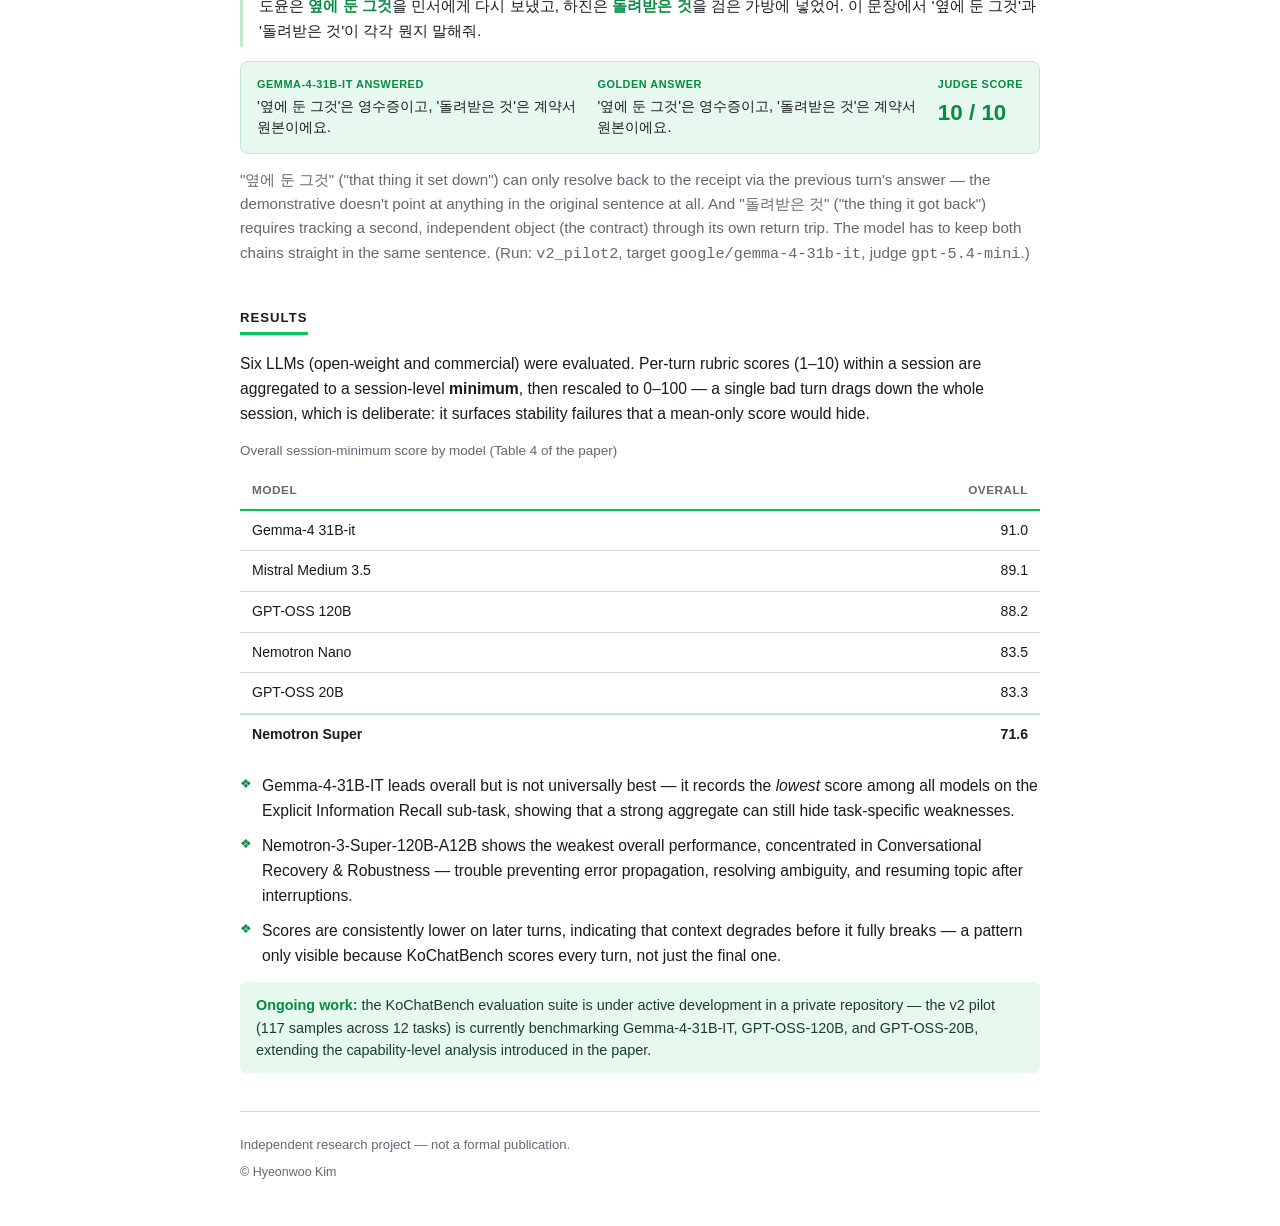
<file: kochatbench.html>
<!DOCTYPE html>
<html lang="en">
<head>
  <meta charset="utf-8">
  <meta name="viewport" content="width=device-width, initial-scale=1">
  <title>KoChatBench: A Korean Multi-turn Chatbot Benchmark | Hyeonwoo Kim</title>
  <meta name="description" content="KoChatBench — a capability-based benchmark for evaluating Korean multi-turn dialogue models across context management, instruction constraints, revision, and dialogue recovery.">
  <link rel="stylesheet" href="stylesheet.css">
  <link rel="stylesheet" href="paper-poster.css">
</head>
<body>
<a class="skip-link" href="#pp-main">Skip to content</a>
<div class="container poster-container">

  <a class="back-link" href="index.html">← Hyeonwoo Kim</a>

  <header class="pp-banner" id="pp-main">
    <p class="pp-kicker">Recent Research · Project Page</p>
    <h1 class="pp-title">KoChatBench: A Korean Multi-turn Chatbot Benchmark for Conversational Capability Evaluation</h1>
    <p class="pp-authors">Cheonsol Lee, <b>Hyeonwoo Kim</b></p>
    <p class="pp-affil">A capability-based benchmark for diagnosing Korean multi-turn dialogue failures</p>
  </header>

  <div class="pp-section">
    <h2>Motivation</h2>
    <ul class="pp-bullets">
      <li>Real chatbot use spans three or more turns, requiring models to retain prior information, resolve ellipsis and anaphora, and handle topic shifts — but most LLM evaluation is still single-turn or English-centric.</li>
      <li>Korean dialogue adds language-specific failure modes: subject omission, demonstratives, particles, honorifics, and style shifts are tightly coupled to context in ways that simply translating English benchmarks does not capture.</li>
      <li>Existing multi-turn benchmarks (MT-Bench-101, MultiChallenge, TOD-ProcBench, …) are large but not built around Korean-specific capabilities.</li>
    </ul>
  </div>

  <div class="pp-section">
    <h2>Building the Benchmark</h2>
    <figure class="pp-figure">
      <img src="pictures/kochatbench-fig1.png" alt="Five-stage KoChatBench generation pipeline: Taxonomy, generate dialogues with LLMs, rule-based validation, LLM-as-a-judge filtering, regeneration of rejected samples, and final human correction, producing the benchmark.">
      <figcaption>KoChatBench's five-stage construction pipeline: taxonomy-guided generation, rule-based validation, LLM-as-a-judge filtering, regeneration of rejected samples, and final human verification.</figcaption>
    </figure>
    <ul class="pp-bullets">
      <li>Sessions are generated against a taxonomy of <b>four core capabilities</b>: context &amp; reference management, instruction constraint maintenance &amp; response execution, revision &amp; recovery, and dialogue recovery &amp; robustness — each split into mutually exclusive sub-tasks.</li>
      <li>GPT-5.5 and Claude Sonnet 4.6 generate candidate sessions; rule-based checks catch structural errors, then the same models judge consistency and naturalness before rejected samples are regenerated and accepted ones human-verified.</li>
    </ul>
    <div class="pp-table-wrap">
      <table class="pp-table">
        <caption>KoChatBench vs. prior multi-turn benchmarks (Table 1 of the paper)</caption>
        <thead>
          <tr><th>Benchmark</th><th># Dialogues</th><th># Turns</th><th># Tasks</th></tr>
        </thead>
        <tbody>
          <tr><td>MT-Bench-101</td><td>1,388</td><td>4,208</td><td>13</td></tr>
          <tr><td>MT-Bench++</td><td>80</td><td>640</td><td>8</td></tr>
          <tr><td>MT-Eval</td><td>168</td><td>1,170</td><td>4</td></tr>
          <tr><td>MultiChallenge</td><td>273</td><td>1,108</td><td>4</td></tr>
          <tr><td>StructFlowBench</td><td>155</td><td>643</td><td>6</td></tr>
          <tr><td>MMMT-IF</td><td>71</td><td>990</td><td>6</td></tr>
          <tr><td>TOD-ProcBench</td><td>1,004</td><td>6,953</td><td>3</td></tr>
          <tr><td>KoChatBench (ours)</td><td>600</td><td>2,518</td><td>12</td></tr>
        </tbody>
      </table>
    </div>
  </div>

  <div class="pp-section">
    <h2>How Tasks Are Defined &amp; Scored</h2>
    <p style="margin:0 0 16px; font-size:0.98rem; line-height:1.6;">
      Each of the 12 tasks has its own English-language rubric with four scoring bands (1–10 scale).
      Depending on the task's <code>eval_scope</code>, the judge scores either <b>every</b> qualifying
      assistant turn or only the <b>last</b> one in the session — each turn is judged independently,
      one candidate response at a time, against the rubric for the task being tested.
    </p>
    <div class="pp-table-wrap">
      <table class="pp-table pp-plain" style="margin-bottom:22px;">
        <caption>Capability taxonomy — 4 capabilities, 12 mutually exclusive tasks</caption>
        <thead>
          <tr><th>Capability</th><th>Task</th><th>What it tests</th></tr>
        </thead>
        <tbody>
          <tr><td>C1 · Context &amp; Reference Management</td><td>C1-01</td><td>Explicit Information Recall</td></tr>
          <tr><td></td><td>C1-02</td><td>Distributed Information Integration</td></tr>
          <tr><td></td><td>C1-03</td><td>Referential &amp; Ellipsis Resolution</td></tr>
          <tr><td></td><td>C1-04</td><td>State Change Tracking</td></tr>
          <tr><td>C2 · Instruction Constraint Maintenance</td><td>C2-01</td><td>Single Instruction Maintenance</td></tr>
          <tr><td></td><td>C2-02</td><td>Accumulated Constraints</td></tr>
          <tr><td></td><td>C2-03</td><td>Conflict Resolution</td></tr>
          <tr><td>C3 · Revision &amp; Recovery</td><td>C3-01</td><td>Iterative Revision &amp; Preservation</td></tr>
          <tr><td></td><td>C3-02</td><td>Self-Correction</td></tr>
          <tr><td>C4 · Dialogue Recovery &amp; Robustness</td><td>C4-01</td><td>Error Propagation Blocking</td></tr>
          <tr><td></td><td>C4-02</td><td>Ambiguity Resolution</td></tr>
          <tr><td></td><td>C4-03</td><td>Topic Interruption Recovery</td></tr>
        </tbody>
      </table>
    </div>

    <p class="pp-worked-label">Worked example — C1-03 · Referential &amp; Ellipsis Resolution</p>
    <div class="pp-table-wrap">
      <table class="pp-table pp-rubric">
        <thead>
          <tr><th>Score</th><th>Criterion</th></tr>
        </thead>
        <tbody>
          <tr><td>1–3</td><td>Resolves the reference to the wrong entity, or cannot answer.</td></tr>
          <tr><td>4–6</td><td>Resolves some references but misses or confuses key links.</td></tr>
          <tr><td>7–9</td><td>Mostly correct, with minor ambiguity or extra text.</td></tr>
          <tr><td>10</td><td>Resolves the reference exactly and answers the current request.</td></tr>
        </tbody>
      </table>
    </div>
    <p style="margin:14px 0; font-size:0.95rem; line-height:1.6; color:var(--muted);">
      The session opens with three objects changing hands between three people — 하진 gives 민서 a
      contract in a blue folder, 민서 gives 도윤 a receipt in a red envelope, 도윤 already has a key in a
      green box. From then on, every turn refers to the objects only through demonstrative pronouns
      (이것/그것/그걸, "it"/"that"/"that one") layered on top of each other, never their names — so the
      assistant has to resolve a demonstrative whose antecedent is itself another demonstrative from the
      turn before:
    </p>
    <div class="pp-transcript">
      <div class="pp-turn user"><span class="role">User</span><p>하진은 파란 서류철에 계약서를 넣어 민서에게 건넸고, 민서는 빨간 봉투에 영수증을 넣어 도윤에게 줬어. 도윤은 초록 상자에 열쇠를 보관하고 있었어.</p></div>
      <div class="pp-turn assistant gold"><span class="role">Assistant (context)</span><p>세 사람 사이에 오간 물건을 순서대로 적어 둘게요. 이어지는 변화가 있으면 누가 무엇을 가졌는지 따라가며 정리하겠습니다.</p></div>
      <div class="pp-turn user"><span class="role">User</span><p>민서는 <b>받은 것</b>을 복사한 뒤 <b>원본만 하진에게 돌려줬어</b>. 여기서 민서가 '받은 것'이 뭐였는지 풀어서 말해줘.</p></div>
      <div class="pp-turn assistant gold"><span class="role">Assistant (context)</span><p>민서가 받은 것은 하진이 건넨 파란 서류철의 계약서예요.</p></div>
      <div class="pp-turn user"><span class="role">User</span><p>그 뒤 도윤은 자기가 <b>받은 걸</b> 초록 상자 옆에 뒀어. 도윤이 '받은 걸'이 뭐였는지 짚어줘.</p></div>
      <div class="pp-turn assistant gold"><span class="role">Assistant (context)</span><p>도윤이 받은 것은 민서가 준 빨간 봉투의 영수증이에요.</p></div>
      <div class="pp-turn user"><span class="role">User (next turn)</span><p>도윤은 <b>옆에 둔 그것</b>을 민서에게 다시 보냈고, 하진은 <b>돌려받은 것</b>을 검은 가방에 넣었어. 이 문장에서 '옆에 둔 그것'과 '돌려받은 것'이 각각 뭔지 말해줘.</p></div>
    </div>
    <div class="pp-eval-strip">
      <div><span class="lbl">Gemma-4-31B-IT answered</span>'옆에 둔 그것'은 영수증이고, '돌려받은 것'은 계약서 원본이에요.</div>
      <div><span class="lbl">Golden answer</span>'옆에 둔 그것'은 영수증이고, '돌려받은 것'은 계약서 원본이에요.</div>
      <div><span class="lbl">Judge score</span><span class="score">10 / 10</span></div>
    </div>
    <p style="margin:14px 0 0; font-size:0.95rem; line-height:1.6; color:var(--muted);">
      "옆에 둔 그것" ("that thing it set down") can only resolve back to the receipt via the previous
      turn's answer — the demonstrative doesn't point at anything in the original sentence at all. And
      "돌려받은 것" ("the thing it got back") requires tracking a second, independent object (the
      contract) through its own return trip. The model has to keep both chains straight in the same
      sentence. (Run: <code>v2_pilot2</code>, target <code>google/gemma-4-31b-it</code>, judge
      <code>gpt-5.4-mini</code>.)
    </p>
  </div>

  <div class="pp-section">
    <h2>Results</h2>
    <p style="margin:0 0 14px; font-size:0.98rem; line-height:1.6;">
      Six LLMs (open-weight and commercial) were evaluated. Per-turn rubric scores (1–10) within a
      session are aggregated to a session-level <b>minimum</b>, then rescaled to 0–100 — a single bad
      turn drags down the whole session, which is deliberate: it surfaces stability failures that a
      mean-only score would hide.
    </p>
    <div class="pp-table-wrap">
      <table class="pp-table">
        <caption>Overall session-minimum score by model (Table 4 of the paper)</caption>
        <thead>
          <tr><th>Model</th><th>Overall</th></tr>
        </thead>
        <tbody>
          <tr><td>Gemma-4 31B-it</td><td>91.0</td></tr>
          <tr><td>Mistral Medium 3.5</td><td>89.1</td></tr>
          <tr><td>GPT-OSS 120B</td><td>88.2</td></tr>
          <tr><td>Nemotron Nano</td><td>83.5</td></tr>
          <tr><td>GPT-OSS 20B</td><td>83.3</td></tr>
          <tr><td>Nemotron Super</td><td>71.6</td></tr>
        </tbody>
      </table>
    </div>
    <ul class="pp-bullets" style="margin-top:18px;">
      <li>Gemma-4-31B-IT leads overall but is not universally best — it records the <i>lowest</i> score among all models on the Explicit Information Recall sub-task, showing that a strong aggregate can still hide task-specific weaknesses.</li>
      <li>Nemotron-3-Super-120B-A12B shows the weakest overall performance, concentrated in Conversational Recovery &amp; Robustness — trouble preventing error propagation, resolving ambiguity, and resuming topic after interruptions.</li>
      <li>Scores are consistently lower on later turns, indicating that context degrades before it fully breaks — a pattern only visible because KoChatBench scores every turn, not just the final one.</li>
    </ul>
    <p class="pp-note">
      <b>Ongoing work:</b> the KoChatBench evaluation suite is under active development in a private
      repository — the v2 pilot (117 samples across 12 tasks) is currently benchmarking
      Gemma-4-31B-IT, GPT-OSS-120B, and GPT-OSS-20B, extending the capability-level analysis introduced
      in the paper.
    </p>
  </div>

  <div class="pp-footer">
    <p>Independent research project — not a formal publication.</p>
    <p class="copyright">© Hyeonwoo Kim</p>
  </div>

</div>
</body>
</html>
</file>
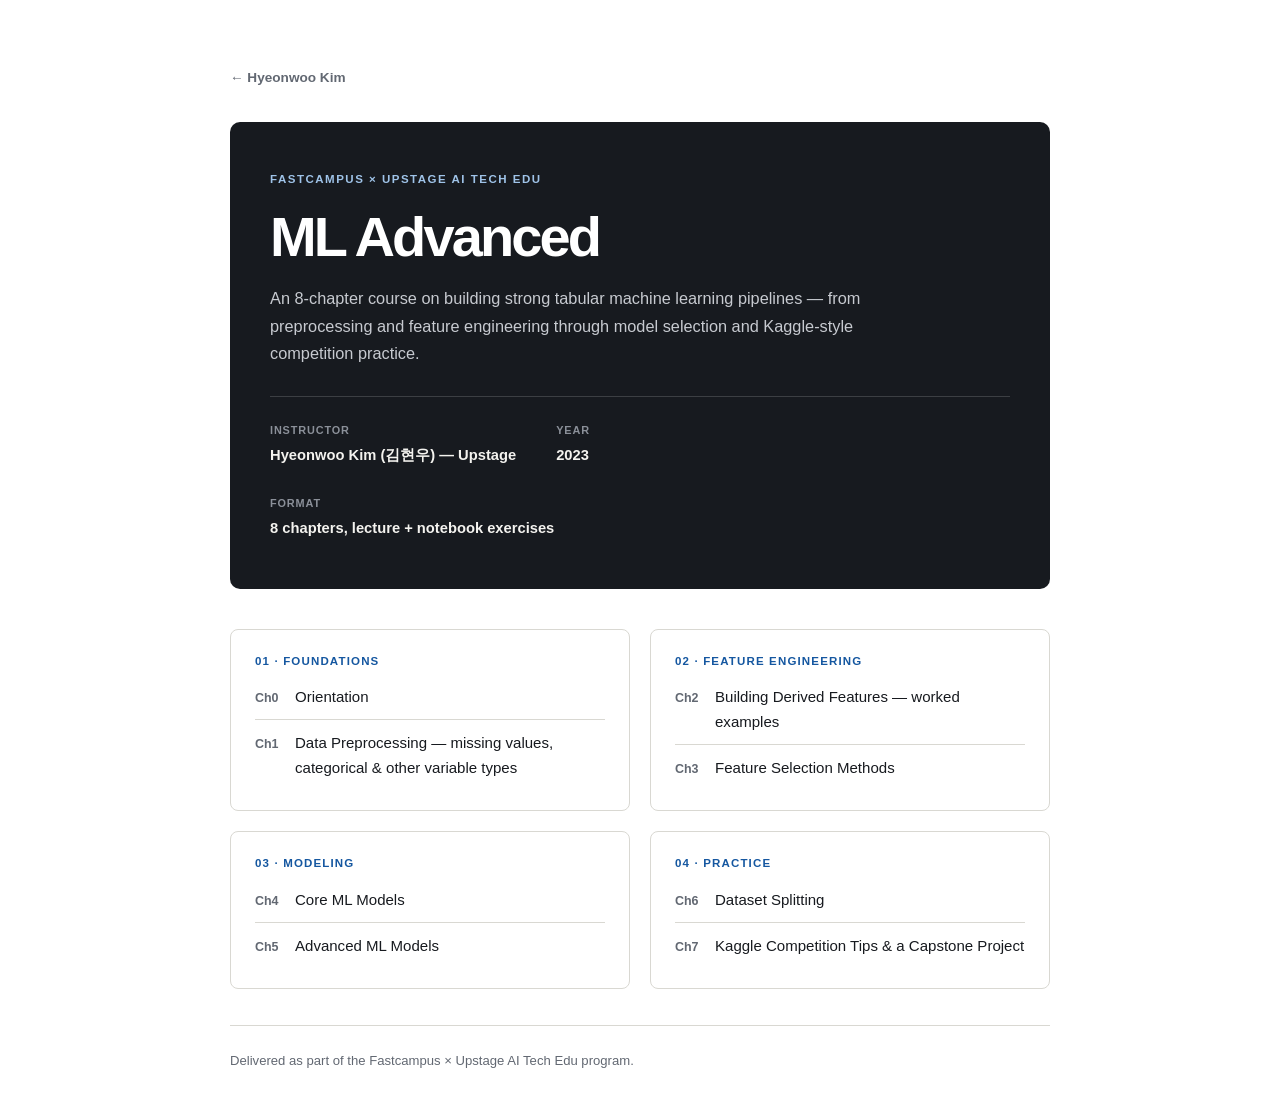
<file: ml-advanced-lecture.html>
<!DOCTYPE html>
<html lang="en">
<head>
  <meta charset="utf-8">
  <meta name="viewport" content="width=device-width, initial-scale=1">
  <title>ML Advanced — Fastcampus × Upstage AI Tech Edu | Hyeonwoo Kim</title>
  <meta name="description" content="Curriculum overview of the ML Advanced tabular machine learning course taught by Hyeonwoo Kim for Fastcampus × Upstage AI Tech Edu.">
  <link rel="stylesheet" href="stylesheet.css">
  <style>
    .poster-container { max-width: 900px; }

    .back-link {
      display: inline-block;
      margin-bottom: 32px;
      color: var(--muted);
      font-size: 0.85rem;
      font-weight: 650;
    }
    .back-link:hover { color: var(--accent); text-decoration: none; }

    .poster-hero {
      padding: 48px 40px;
      margin-bottom: 40px;
      background: var(--ink);
      border-radius: 10px;
      color: #f4f3ef;
    }
    .poster-hero .eyebrow {
      margin: 0 0 14px;
      color: #9fc3e8;
      font-size: 0.72rem;
      font-weight: 760;
      letter-spacing: 0.13em;
      text-transform: uppercase;
    }
    .poster-hero h1 {
      max-width: none;
      margin: 0 0 14px;
      color: #ffffff;
      font-size: clamp(2.3rem, 6vw, 3.5rem);
    }
    .poster-sub {
      max-width: 620px;
      margin: 0 0 28px;
      color: #c7cad0;
      font-size: 1.02rem;
    }
    .poster-meta {
      display: flex;
      flex-wrap: wrap;
      gap: 26px 40px;
      margin: 0;
      padding-top: 24px;
      border-top: 1px solid rgba(255, 255, 255, 0.16);
    }
    .poster-meta > div { min-width: 150px; }
    .poster-meta dt {
      margin: 0 0 4px;
      color: #8b9099;
      font-size: 0.68rem;
      font-weight: 700;
      letter-spacing: 0.08em;
      text-transform: uppercase;
    }
    .poster-meta dd {
      margin: 0;
      color: #f4f3ef;
      font-size: 0.92rem;
      font-weight: 620;
    }

    .poster-modules {
      display: grid;
      grid-template-columns: repeat(2, minmax(0, 1fr));
      gap: 20px;
      margin-bottom: 36px;
    }
    .module {
      padding: 24px 24px 20px;
      background: var(--surface);
      border: 1px solid var(--rule);
      border-radius: 8px;
    }
    .module h2 {
      margin: 0 0 16px;
      color: var(--accent);
      font-size: 0.72rem;
      font-weight: 800;
      letter-spacing: 0.1em;
      text-transform: uppercase;
    }
    .module ul { list-style: none; margin: 0; padding: 0; }
    .module li {
      display: flex;
      gap: 12px;
      align-items: baseline;
      padding: 10px 0;
      border-top: 1px solid var(--rule);
      font-size: 0.94rem;
    }
    .module li:first-child { border-top: 0; padding-top: 0; }
    .lec-no {
      flex: 0 0 auto;
      min-width: 28px;
      color: var(--muted);
      font-size: 0.78rem;
      font-weight: 750;
      font-variant-numeric: tabular-nums;
    }

    .poster-footer {
      padding-top: 24px;
      border-top: 1px solid var(--rule);
      font-size: 0.82rem;
      color: var(--muted);
    }
    .poster-footer p { margin: 0 0 6px; }

    @media (max-width: 680px) {
      .poster-modules { grid-template-columns: 1fr; }
      .poster-hero { padding: 36px 24px; }
    }
  </style>
</head>
<body>
<a class="skip-link" href="#poster">Skip to content</a>
<div class="container poster-container">

  <a class="back-link" href="index.html">← Hyeonwoo Kim</a>

  <header class="poster-hero" id="poster">
    <p class="eyebrow">Fastcampus × Upstage AI Tech Edu</p>
    <h1>ML Advanced</h1>
    <p class="poster-sub">
      An 8-chapter course on building strong tabular machine learning pipelines — from
      preprocessing and feature engineering through model selection and Kaggle-style
      competition practice.
    </p>
    <dl class="poster-meta">
      <div>
        <dt>Instructor</dt>
        <dd>Hyeonwoo Kim (김현우) — Upstage</dd>
      </div>
      <div>
        <dt>Year</dt>
        <dd>2023</dd>
      </div>
      <div>
        <dt>Format</dt>
        <dd>8 chapters, lecture + notebook exercises</dd>
      </div>
    </dl>
  </header>

  <div class="poster-modules">
    <div class="module">
      <h2>01 · Foundations</h2>
      <ul>
        <li><span class="lec-no">Ch0</span> Orientation</li>
        <li><span class="lec-no">Ch1</span> Data Preprocessing — missing values, categorical &amp; other variable types</li>
      </ul>
    </div>
    <div class="module">
      <h2>02 · Feature Engineering</h2>
      <ul>
        <li><span class="lec-no">Ch2</span> Building Derived Features — worked examples</li>
        <li><span class="lec-no">Ch3</span> Feature Selection Methods</li>
      </ul>
    </div>
    <div class="module">
      <h2>03 · Modeling</h2>
      <ul>
        <li><span class="lec-no">Ch4</span> Core ML Models</li>
        <li><span class="lec-no">Ch5</span> Advanced ML Models</li>
      </ul>
    </div>
    <div class="module">
      <h2>04 · Practice</h2>
      <ul>
        <li><span class="lec-no">Ch6</span> Dataset Splitting</li>
        <li><span class="lec-no">Ch7</span> Kaggle Competition Tips &amp; a Capstone Project</li>
      </ul>
    </div>
  </div>

  <div class="poster-footer">
    <p>Delivered as part of the Fastcampus × Upstage AI Tech Edu program.</p>
  </div>

</div>
</body>
</html>
</file>
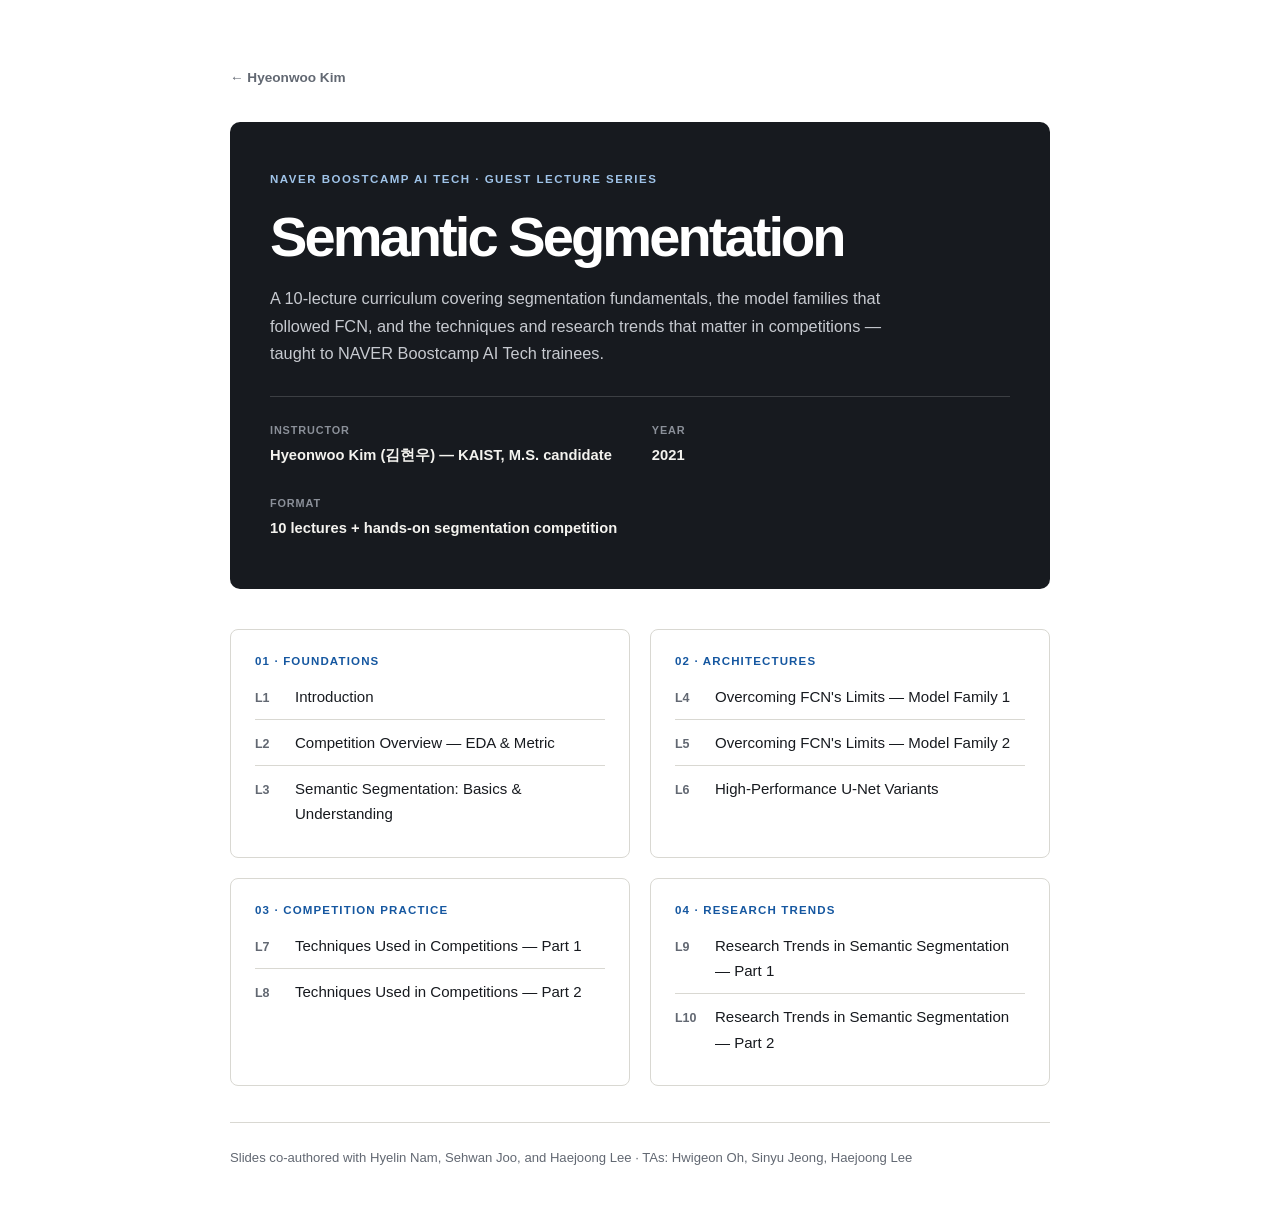
<file: segmentation-lecture.html>
<!DOCTYPE html>
<html lang="en">
<head>
  <meta charset="utf-8">
  <meta name="viewport" content="width=device-width, initial-scale=1">
  <title>Semantic Segmentation — NAVER Boostcamp AI Tech | Hyeonwoo Kim</title>
  <meta name="description" content="Curriculum overview of the 10-lecture Semantic Segmentation series taught by Hyeonwoo Kim at NAVER Boostcamp AI Tech.">
  <link rel="stylesheet" href="stylesheet.css">
  <style>
    .poster-container { max-width: 900px; }

    .back-link {
      display: inline-block;
      margin-bottom: 32px;
      color: var(--muted);
      font-size: 0.85rem;
      font-weight: 650;
    }
    .back-link:hover { color: var(--accent); text-decoration: none; }

    .poster-hero {
      padding: 48px 40px;
      margin-bottom: 40px;
      background: var(--ink);
      border-radius: 10px;
      color: #f4f3ef;
    }
    .poster-hero .eyebrow {
      margin: 0 0 14px;
      color: #9fc3e8;
      font-size: 0.72rem;
      font-weight: 760;
      letter-spacing: 0.13em;
      text-transform: uppercase;
    }
    .poster-hero h1 {
      max-width: none;
      margin: 0 0 14px;
      color: #ffffff;
      font-size: clamp(2.3rem, 6vw, 3.5rem);
    }
    .poster-sub {
      max-width: 620px;
      margin: 0 0 28px;
      color: #c7cad0;
      font-size: 1.02rem;
    }
    .poster-meta {
      display: flex;
      flex-wrap: wrap;
      gap: 26px 40px;
      margin: 0;
      padding-top: 24px;
      border-top: 1px solid rgba(255, 255, 255, 0.16);
    }
    .poster-meta > div { min-width: 150px; }
    .poster-meta dt {
      margin: 0 0 4px;
      color: #8b9099;
      font-size: 0.68rem;
      font-weight: 700;
      letter-spacing: 0.08em;
      text-transform: uppercase;
    }
    .poster-meta dd {
      margin: 0;
      color: #f4f3ef;
      font-size: 0.92rem;
      font-weight: 620;
    }

    .poster-modules {
      display: grid;
      grid-template-columns: repeat(2, minmax(0, 1fr));
      gap: 20px;
      margin-bottom: 36px;
    }
    .module {
      padding: 24px 24px 20px;
      background: var(--surface);
      border: 1px solid var(--rule);
      border-radius: 8px;
    }
    .module h2 {
      margin: 0 0 16px;
      color: var(--accent);
      font-size: 0.72rem;
      font-weight: 800;
      letter-spacing: 0.1em;
      text-transform: uppercase;
    }
    .module ul { list-style: none; margin: 0; padding: 0; }
    .module li {
      display: flex;
      gap: 12px;
      align-items: baseline;
      padding: 10px 0;
      border-top: 1px solid var(--rule);
      font-size: 0.94rem;
    }
    .module li:first-child { border-top: 0; padding-top: 0; }
    .lec-no {
      flex: 0 0 auto;
      min-width: 28px;
      color: var(--muted);
      font-size: 0.78rem;
      font-weight: 750;
      font-variant-numeric: tabular-nums;
    }

    .poster-footer {
      padding-top: 24px;
      border-top: 1px solid var(--rule);
      font-size: 0.82rem;
      color: var(--muted);
    }
    .poster-footer p { margin: 0 0 6px; }

    @media (max-width: 680px) {
      .poster-modules { grid-template-columns: 1fr; }
      .poster-hero { padding: 36px 24px; }
    }
  </style>
</head>
<body>
<a class="skip-link" href="#poster">Skip to content</a>
<div class="container poster-container">

  <a class="back-link" href="index.html">← Hyeonwoo Kim</a>

  <header class="poster-hero" id="poster">
    <p class="eyebrow">NAVER Boostcamp AI Tech · Guest Lecture Series</p>
    <h1>Semantic Segmentation</h1>
    <p class="poster-sub">
      A 10-lecture curriculum covering segmentation fundamentals, the model families that
      followed FCN, and the techniques and research trends that matter in competitions —
      taught to NAVER Boostcamp AI Tech trainees.
    </p>
    <dl class="poster-meta">
      <div>
        <dt>Instructor</dt>
        <dd>Hyeonwoo Kim (김현우) — KAIST, M.S. candidate</dd>
      </div>
      <div>
        <dt>Year</dt>
        <dd>2021</dd>
      </div>
      <div>
        <dt>Format</dt>
        <dd>10 lectures + hands-on segmentation competition</dd>
      </div>
    </dl>
  </header>

  <div class="poster-modules">
    <div class="module">
      <h2>01 · Foundations</h2>
      <ul>
        <li><span class="lec-no">L1</span> Introduction</li>
        <li><span class="lec-no">L2</span> Competition Overview — EDA &amp; Metric</li>
        <li><span class="lec-no">L3</span> Semantic Segmentation: Basics &amp; Understanding</li>
      </ul>
    </div>
    <div class="module">
      <h2>02 · Architectures</h2>
      <ul>
        <li><span class="lec-no">L4</span> Overcoming FCN's Limits — Model Family 1</li>
        <li><span class="lec-no">L5</span> Overcoming FCN's Limits — Model Family 2</li>
        <li><span class="lec-no">L6</span> High-Performance U-Net Variants</li>
      </ul>
    </div>
    <div class="module">
      <h2>03 · Competition Practice</h2>
      <ul>
        <li><span class="lec-no">L7</span> Techniques Used in Competitions — Part 1</li>
        <li><span class="lec-no">L8</span> Techniques Used in Competitions — Part 2</li>
      </ul>
    </div>
    <div class="module">
      <h2>04 · Research Trends</h2>
      <ul>
        <li><span class="lec-no">L9</span> Research Trends in Semantic Segmentation — Part 1</li>
        <li><span class="lec-no">L10</span> Research Trends in Semantic Segmentation — Part 2</li>
      </ul>
    </div>
  </div>

  <div class="poster-footer">
    <p>Slides co-authored with Hyelin Nam, Sehwan Joo, and Haejoong Lee · TAs: Hwigeon Oh, Sinyu Jeong, Haejoong Lee</p>
  </div>

</div>
</body>
</html>
</file>
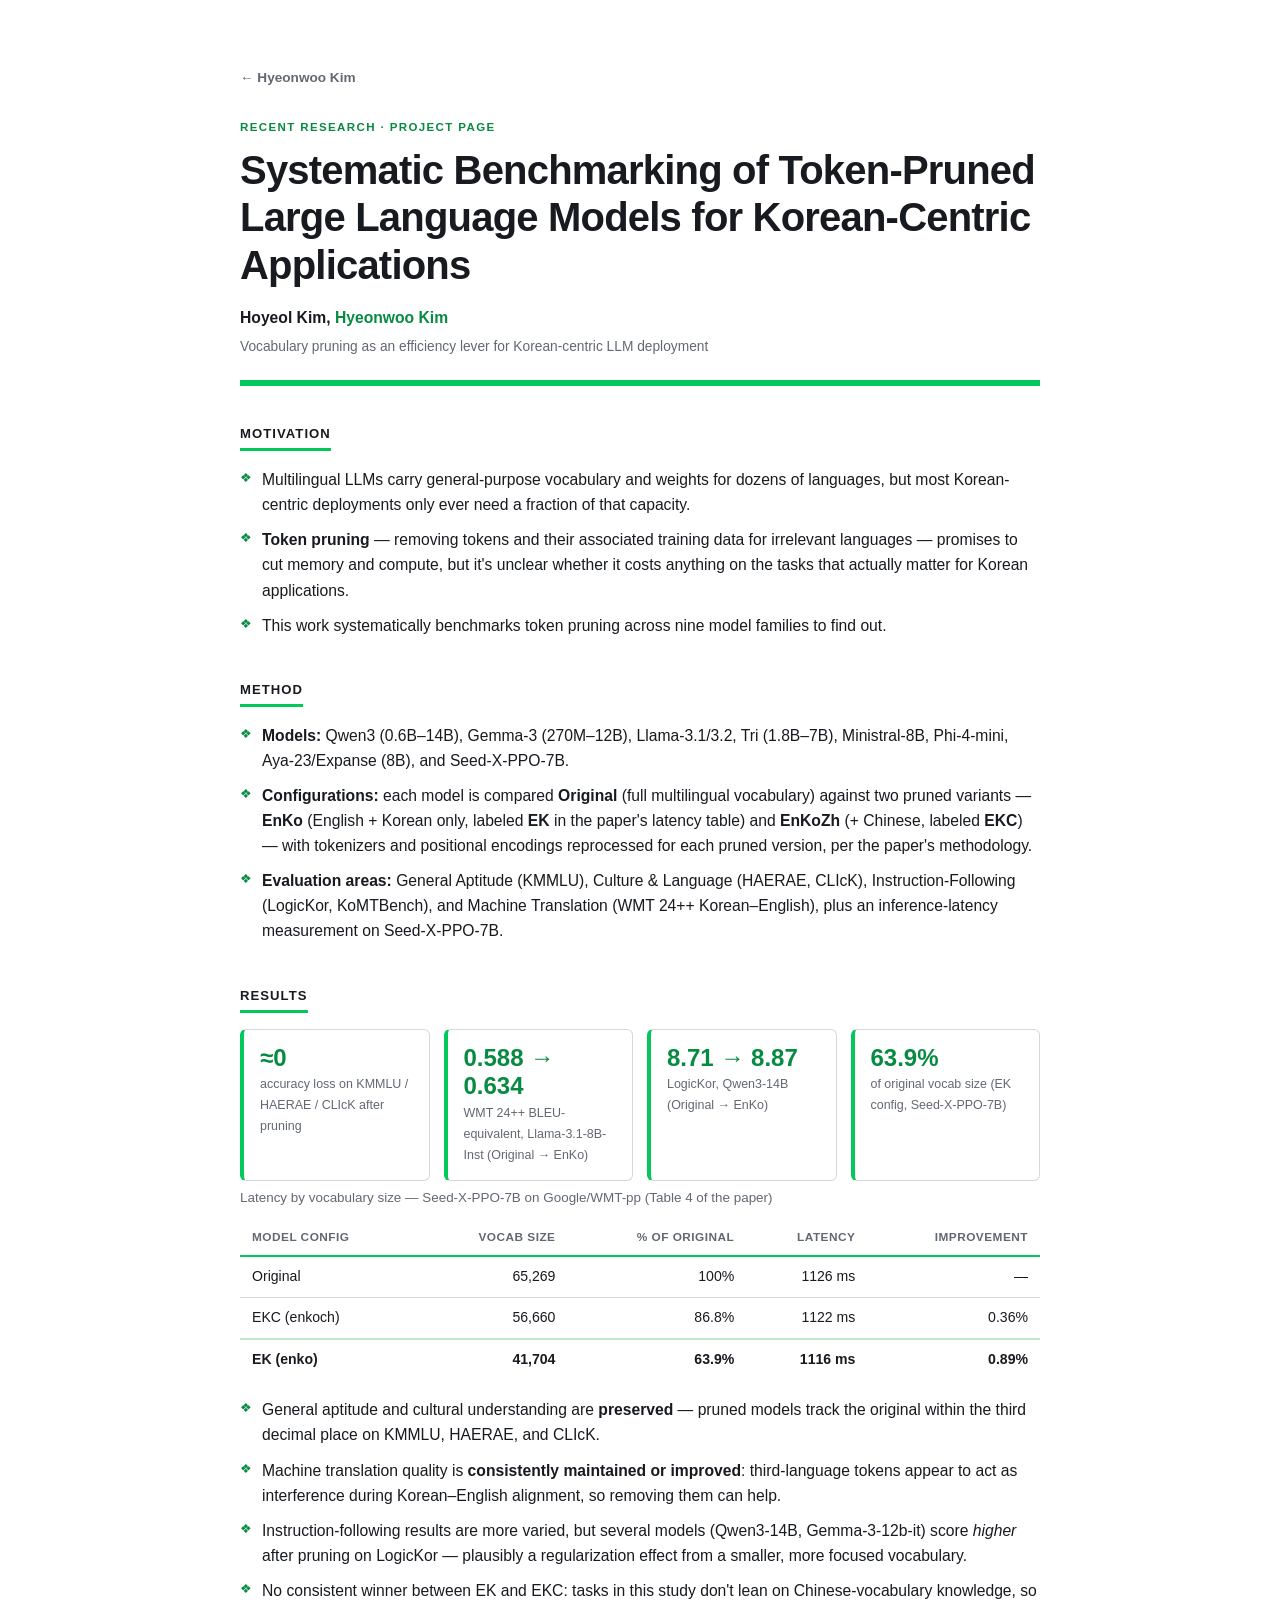
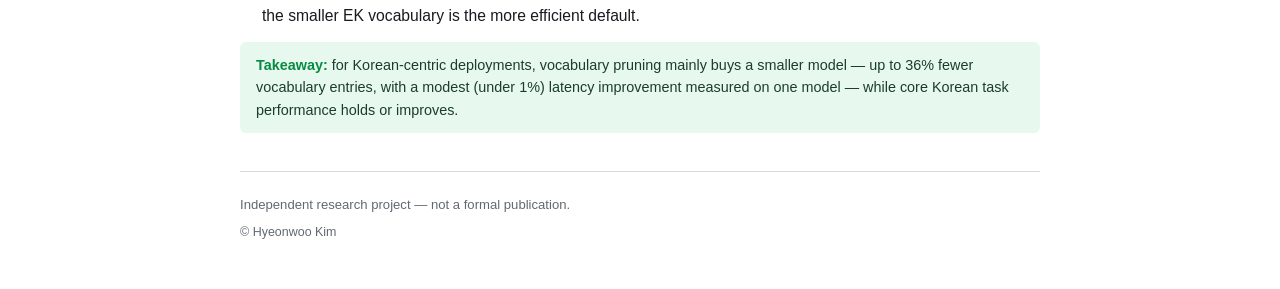
<file: token-pruning.html>
<!DOCTYPE html>
<html lang="en">
<head>
  <meta charset="utf-8">
  <meta name="viewport" content="width=device-width, initial-scale=1">
  <title>Systematic Benchmarking of Token-Pruned LLMs for Korean-Centric Applications | Hyeonwoo Kim</title>
  <meta name="description" content="A systematic benchmark of vocabulary/token pruning across nine Korean-centric LLM families, covering general aptitude, culture, instruction-following, translation, and inference latency.">
  <link rel="stylesheet" href="stylesheet.css">
  <link rel="stylesheet" href="paper-poster.css">
</head>
<body>
<a class="skip-link" href="#pp-main">Skip to content</a>
<div class="container poster-container">

  <a class="back-link" href="index.html">← Hyeonwoo Kim</a>

  <header class="pp-banner" id="pp-main">
    <p class="pp-kicker">Recent Research · Project Page</p>
    <h1 class="pp-title">Systematic Benchmarking of Token-Pruned Large Language Models for Korean-Centric Applications</h1>
    <p class="pp-authors">Hoyeol Kim, <b>Hyeonwoo Kim</b></p>
    <p class="pp-affil">Vocabulary pruning as an efficiency lever for Korean-centric LLM deployment</p>
  </header>

  <div class="pp-section">
    <h2>Motivation</h2>
    <ul class="pp-bullets">
      <li>Multilingual LLMs carry general-purpose vocabulary and weights for dozens of languages, but most Korean-centric deployments only ever need a fraction of that capacity.</li>
      <li><b>Token pruning</b> — removing tokens and their associated training data for irrelevant languages — promises to cut memory and compute, but it's unclear whether it costs anything on the tasks that actually matter for Korean applications.</li>
      <li>This work systematically benchmarks token pruning across nine model families to find out.</li>
    </ul>
  </div>

  <div class="pp-section">
    <h2>Method</h2>
    <ul class="pp-bullets">
      <li><b>Models:</b> Qwen3 (0.6B–14B), Gemma-3 (270M–12B), Llama-3.1/3.2, Tri (1.8B–7B), Ministral-8B, Phi-4-mini, Aya-23/Expanse (8B), and Seed-X-PPO-7B.</li>
      <li><b>Configurations:</b> each model is compared <b>Original</b> (full multilingual vocabulary) against two pruned variants — <b>EnKo</b> (English + Korean only, labeled <b>EK</b> in the paper's latency table) and <b>EnKoZh</b> (+ Chinese, labeled <b>EKC</b>) — with tokenizers and positional encodings reprocessed for each pruned version, per the paper's methodology.</li>
      <li><b>Evaluation areas:</b> General Aptitude (KMMLU), Culture &amp; Language (HAERAE, CLIcK), Instruction-Following (LogicKor, KoMTBench), and Machine Translation (WMT 24++ Korean–English), plus an inference-latency measurement on Seed-X-PPO-7B.</li>
    </ul>
  </div>

  <div class="pp-section">
    <h2>Results</h2>
    <div class="pp-stats">
      <div class="pp-stat"><span class="n">≈0</span><span class="l">accuracy loss on KMMLU / HAERAE / CLIcK after pruning</span></div>
      <div class="pp-stat"><span class="n">0.588 → 0.634</span><span class="l">WMT 24++ BLEU-equivalent, Llama-3.1-8B-Inst (Original → EnKo)</span></div>
      <div class="pp-stat"><span class="n">8.71 → 8.87</span><span class="l">LogicKor, Qwen3-14B (Original → EnKo)</span></div>
      <div class="pp-stat"><span class="n">63.9%</span><span class="l">of original vocab size (EK config, Seed-X-PPO-7B)</span></div>
    </div>
    <div class="pp-table-wrap">
      <table class="pp-table">
        <caption>Latency by vocabulary size — Seed-X-PPO-7B on Google/WMT-pp (Table 4 of the paper)</caption>
        <thead>
          <tr><th>Model config</th><th>Vocab size</th><th>% of original</th><th>Latency</th><th>Improvement</th></tr>
        </thead>
        <tbody>
          <tr><td>Original</td><td>65,269</td><td>100%</td><td>1126 ms</td><td>—</td></tr>
          <tr><td>EKC (enkoch)</td><td>56,660</td><td>86.8%</td><td>1122 ms</td><td>0.36%</td></tr>
          <tr><td>EK (enko)</td><td>41,704</td><td>63.9%</td><td>1116 ms</td><td>0.89%</td></tr>
        </tbody>
      </table>
    </div>
    <ul class="pp-bullets" style="margin-top:18px;">
      <li>General aptitude and cultural understanding are <b>preserved</b> — pruned models track the original within the third decimal place on KMMLU, HAERAE, and CLIcK.</li>
      <li>Machine translation quality is <b>consistently maintained or improved</b>: third-language tokens appear to act as interference during Korean–English alignment, so removing them can help.</li>
      <li>Instruction-following results are more varied, but several models (Qwen3-14B, Gemma-3-12b-it) score <i>higher</i> after pruning on LogicKor — plausibly a regularization effect from a smaller, more focused vocabulary.</li>
      <li>No consistent winner between EK and EKC: tasks in this study don't lean on Chinese-vocabulary knowledge, so the smaller EK vocabulary is the more efficient default.</li>
    </ul>
    <p class="pp-note">
      <b>Takeaway:</b> for Korean-centric deployments, vocabulary pruning mainly buys a smaller model —
      up to 36% fewer vocabulary entries, with a modest (under 1%) latency improvement measured on one
      model — while core Korean task performance holds or improves.
    </p>
  </div>

  <div class="pp-footer">
    <p>Independent research project — not a formal publication.</p>
    <p class="copyright">© Hyeonwoo Kim</p>
  </div>

</div>
</body>
</html>
</file>
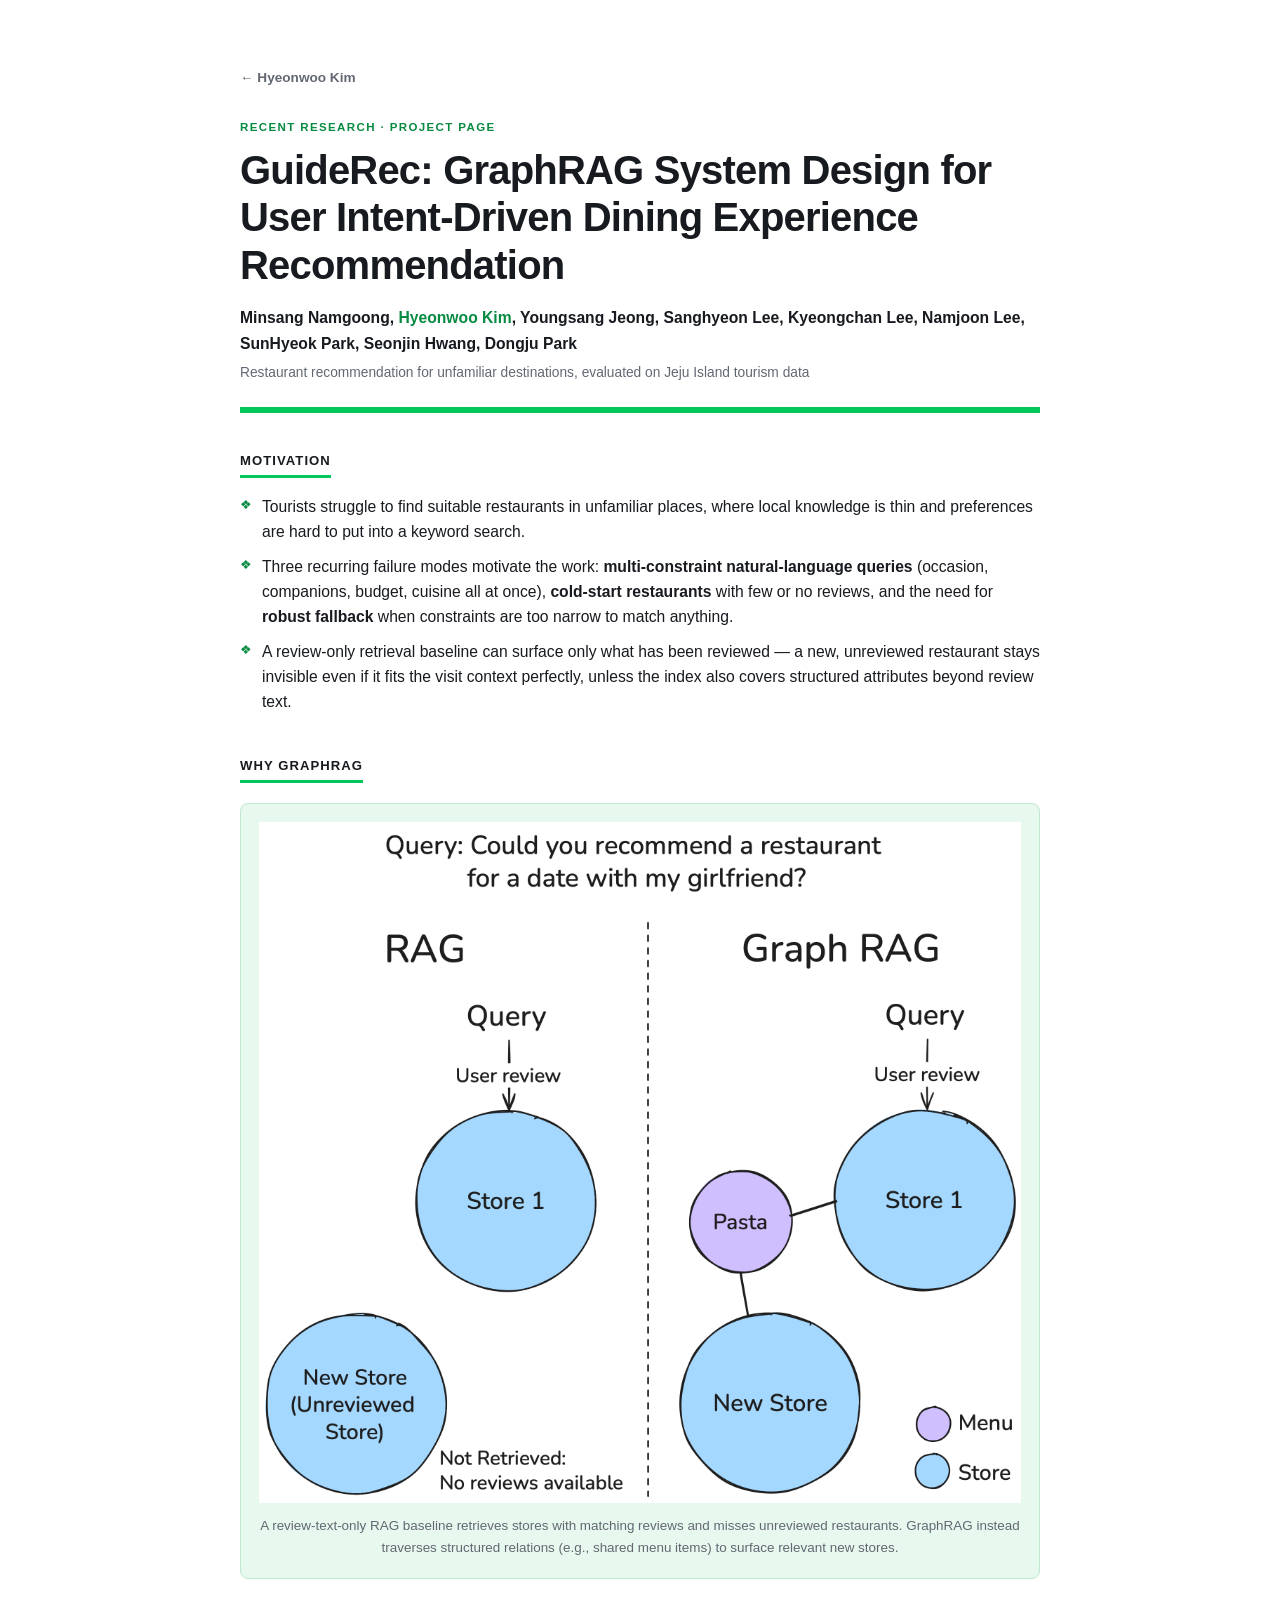
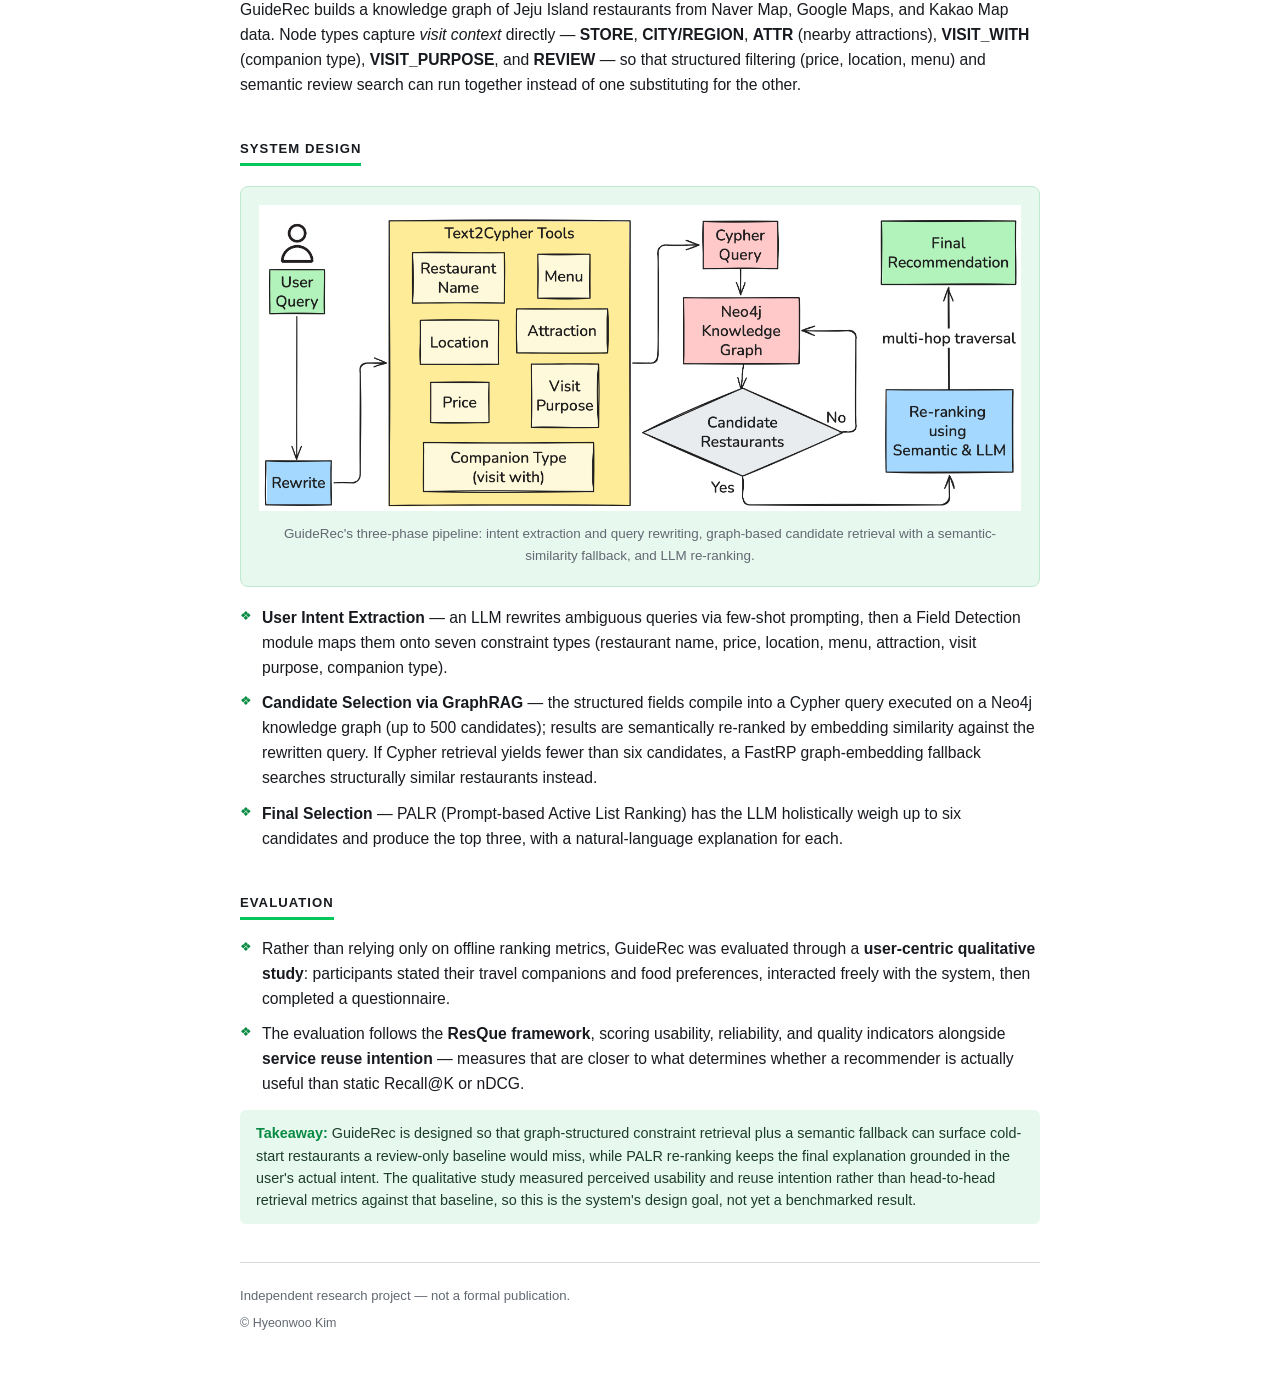
<file: projects/guiderec.html>
<!DOCTYPE html>
<html lang="en">
<head>
  <meta charset="utf-8">
  <meta name="viewport" content="width=device-width, initial-scale=1">
  <title>GuideRec: GraphRAG for Intent-Driven Dining Recommendation | Hyeonwoo Kim</title>
  <meta name="description" content="GuideRec — a GraphRAG system for user intent-driven dining experience recommendation, applied to Jeju Island tourism.">
  <link rel="stylesheet" href="../stylesheet.css">
  <link rel="stylesheet" href="paper-poster.css">
</head>
<body>
<a class="skip-link" href="#pp-main">Skip to content</a>
<div class="container poster-container">

  <a class="back-link" href="../index.html">← Hyeonwoo Kim</a>

  <header class="pp-banner" id="pp-main">
    <p class="pp-kicker">Recent Research · Project Page</p>
    <h1 class="pp-title">GuideRec: GraphRAG System Design for User Intent-Driven Dining Experience Recommendation</h1>
    <p class="pp-authors">
      Minsang Namgoong, <b>Hyeonwoo Kim</b>, Youngsang Jeong, Sanghyeon Lee, Kyeongchan Lee,
      Namjoon Lee, SunHyeok Park, Seonjin Hwang, Dongju Park
    </p>
    <p class="pp-affil">Restaurant recommendation for unfamiliar destinations, evaluated on Jeju Island tourism data</p>
  </header>

  <div class="pp-section">
    <h2>Motivation</h2>
    <ul class="pp-bullets">
      <li>Tourists struggle to find suitable restaurants in unfamiliar places, where local knowledge is thin and preferences are hard to put into a keyword search.</li>
      <li>Three recurring failure modes motivate the work: <b>multi-constraint natural-language queries</b> (occasion, companions, budget, cuisine all at once), <b>cold-start restaurants</b> with few or no reviews, and the need for <b>robust fallback</b> when constraints are too narrow to match anything.</li>
      <li>A review-only retrieval baseline can surface only what has been reviewed — a new, unreviewed restaurant stays invisible even if it fits the visit context perfectly, unless the index also covers structured attributes beyond review text.</li>
    </ul>
  </div>

  <div class="pp-section">
    <h2>Why GraphRAG</h2>
    <figure class="pp-figure">
      <img src="../pictures/guiderec-fig1.png" alt="Comparison of RAG and GraphRAG retrieval for the query 'Could you recommend a restaurant for a date with my girlfriend?'">
      <figcaption>A review-text-only RAG baseline retrieves stores with matching reviews and misses unreviewed restaurants. GraphRAG instead traverses structured relations (e.g., shared menu items) to surface relevant new stores.</figcaption>
    </figure>
    <p style="margin:0; font-size:0.98rem; line-height:1.6;">
      GuideRec builds a knowledge graph of Jeju Island restaurants from Naver Map, Google Maps, and Kakao
      Map data. Node types capture <i>visit context</i> directly — <b>STORE</b>, <b>CITY/REGION</b>,
      <b>ATTR</b> (nearby attractions), <b>VISIT_WITH</b> (companion type), <b>VISIT_PURPOSE</b>, and
      <b>REVIEW</b> — so that structured filtering (price, location, menu) and semantic review search can
      run together instead of one substituting for the other.
    </p>
  </div>

  <div class="pp-section">
    <h2>System Design</h2>
    <figure class="pp-figure">
      <img src="../pictures/guiderec-fig2.png" alt="GuideRec Text2Cypher pipeline: user query is rewritten, field-detected into seven constraint types, compiled into a Cypher query against the Neo4j knowledge graph, then re-ranked by semantic and LLM judgment into a final recommendation.">
      <figcaption>GuideRec's three-phase pipeline: intent extraction and query rewriting, graph-based candidate retrieval with a semantic-similarity fallback, and LLM re-ranking.</figcaption>
    </figure>
    <ul class="pp-bullets">
      <li><b>User Intent Extraction</b> — an LLM rewrites ambiguous queries via few-shot prompting, then a Field Detection module maps them onto seven constraint types (restaurant name, price, location, menu, attraction, visit purpose, companion type).</li>
      <li><b>Candidate Selection via GraphRAG</b> — the structured fields compile into a Cypher query executed on a Neo4j knowledge graph (up to 500 candidates); results are semantically re-ranked by embedding similarity against the rewritten query. If Cypher retrieval yields fewer than six candidates, a FastRP graph-embedding fallback searches structurally similar restaurants instead.</li>
      <li><b>Final Selection</b> — PALR (Prompt-based Active List Ranking) has the LLM holistically weigh up to six candidates and produce the top three, with a natural-language explanation for each.</li>
    </ul>
  </div>

  <div class="pp-section">
    <h2>Evaluation</h2>
    <ul class="pp-bullets">
      <li>Rather than relying only on offline ranking metrics, GuideRec was evaluated through a <b>user-centric qualitative study</b>: participants stated their travel companions and food preferences, interacted freely with the system, then completed a questionnaire.</li>
      <li>The evaluation follows the <b>ResQue framework</b>, scoring usability, reliability, and quality indicators alongside <b>service reuse intention</b> — measures that are closer to what determines whether a recommender is actually useful than static Recall@K or nDCG.</li>
    </ul>
    <p class="pp-note">
      <b>Takeaway:</b> GuideRec is designed so that graph-structured constraint retrieval plus a semantic
      fallback can surface cold-start restaurants a review-only baseline would miss, while PALR re-ranking
      keeps the final explanation grounded in the user's actual intent. The qualitative study measured
      perceived usability and reuse intention rather than head-to-head retrieval metrics against that
      baseline, so this is the system's design goal, not yet a benchmarked result.
    </p>
  </div>

  <div class="pp-footer">
    <p>Independent research project — not a formal publication.</p>
    <p class="copyright">© Hyeonwoo Kim</p>
  </div>

</div>
</body>
</html>
</file>
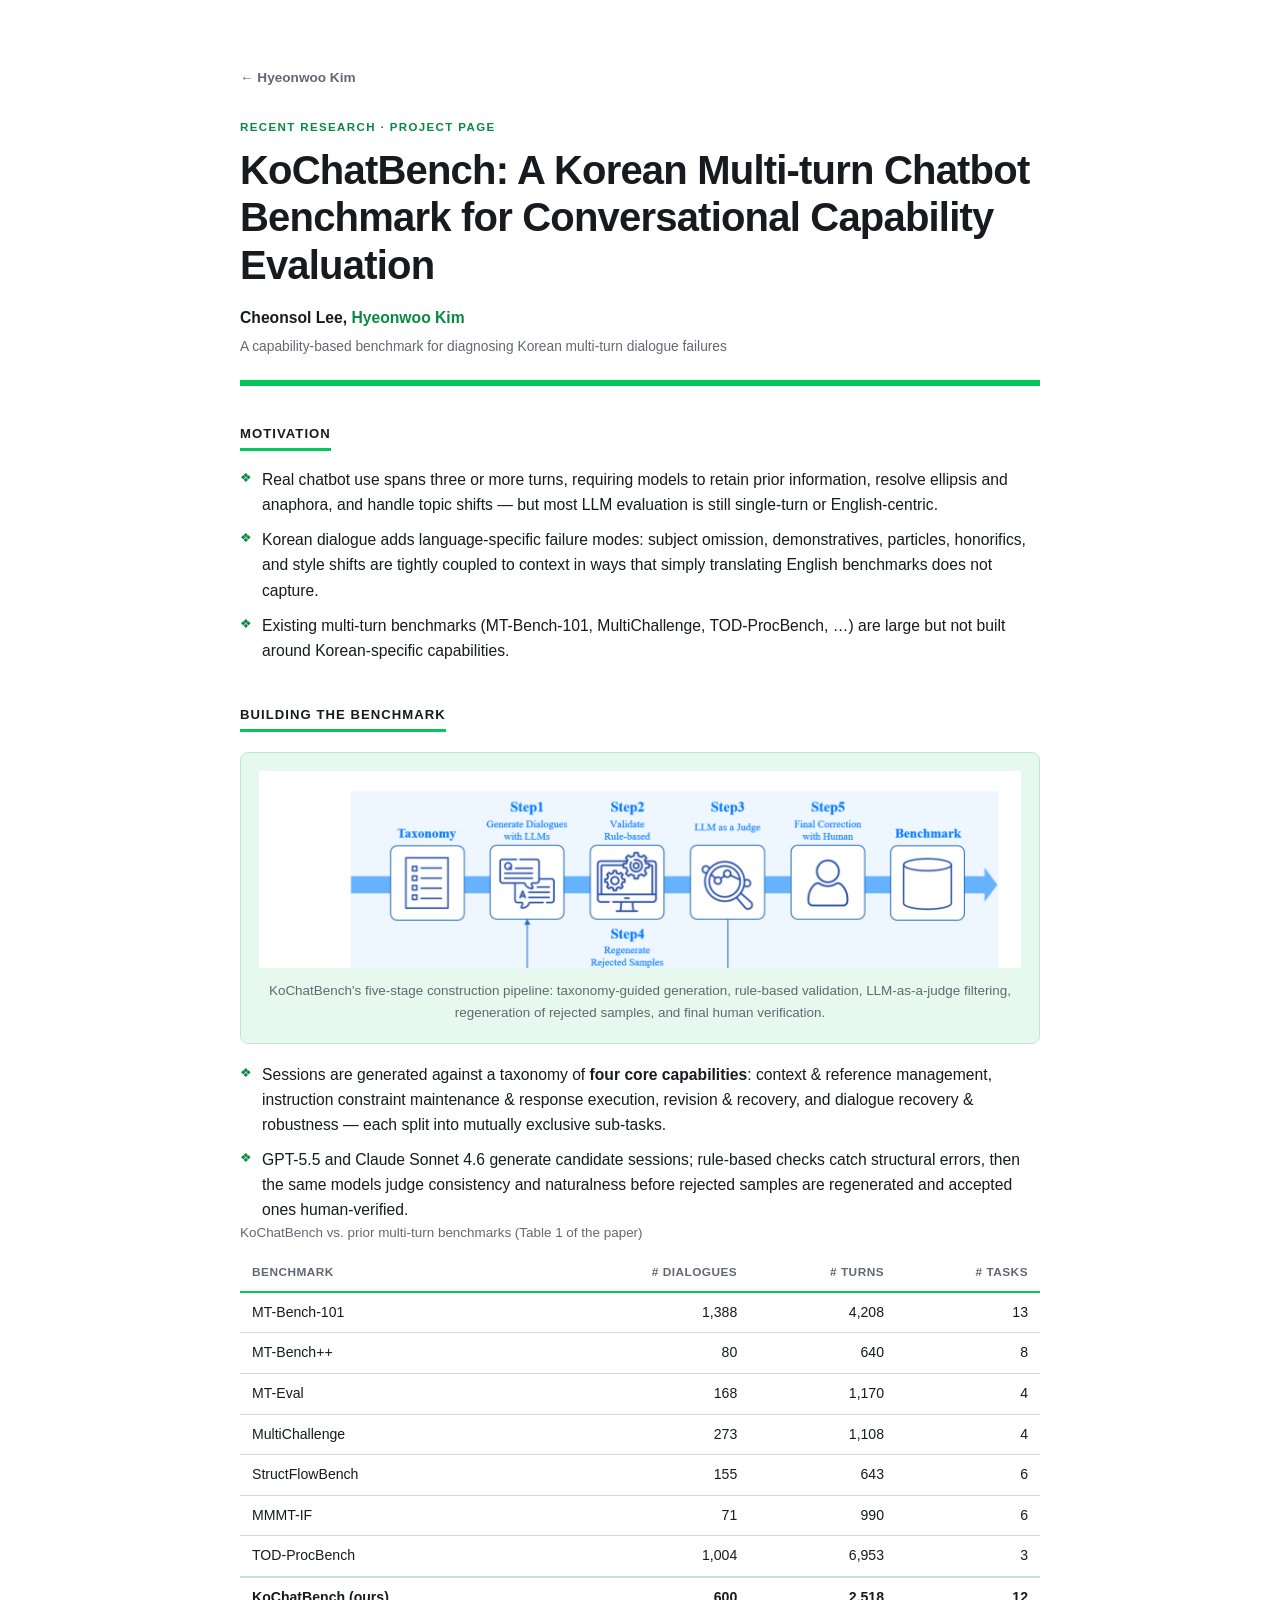
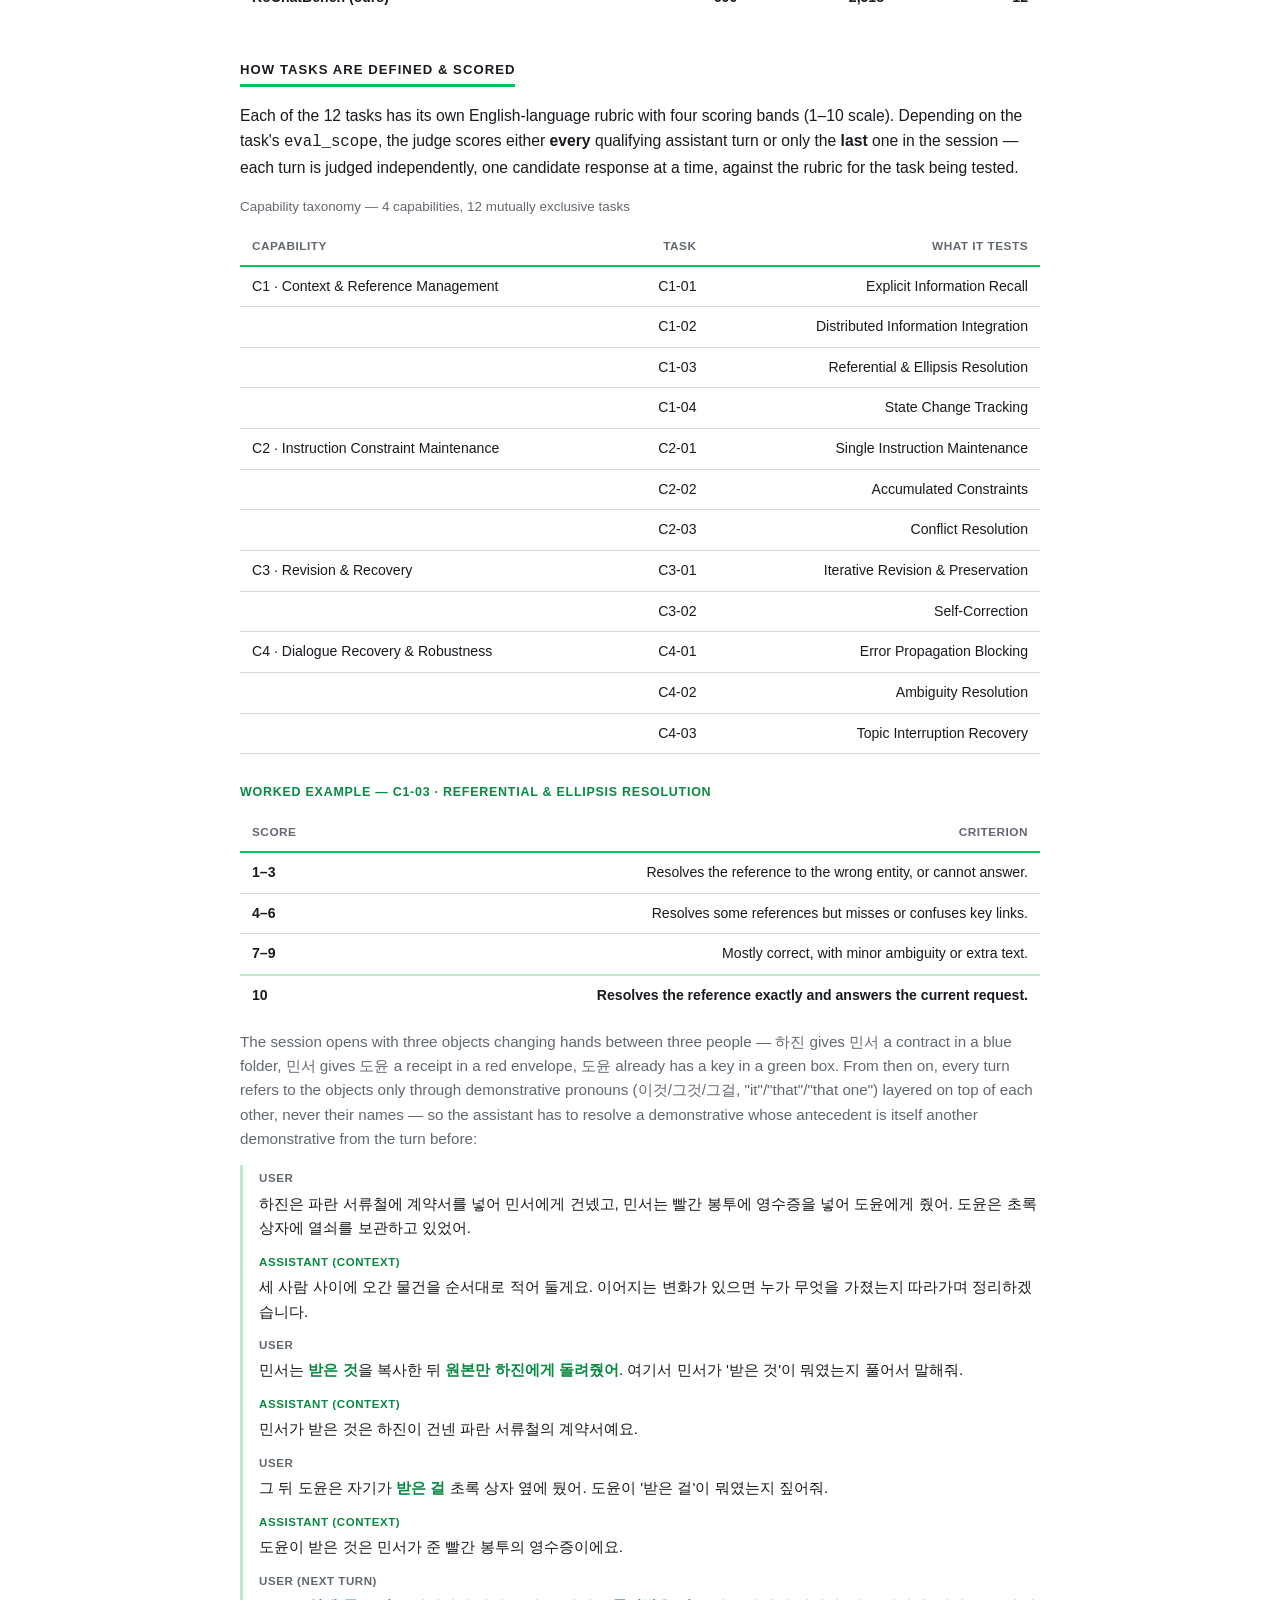
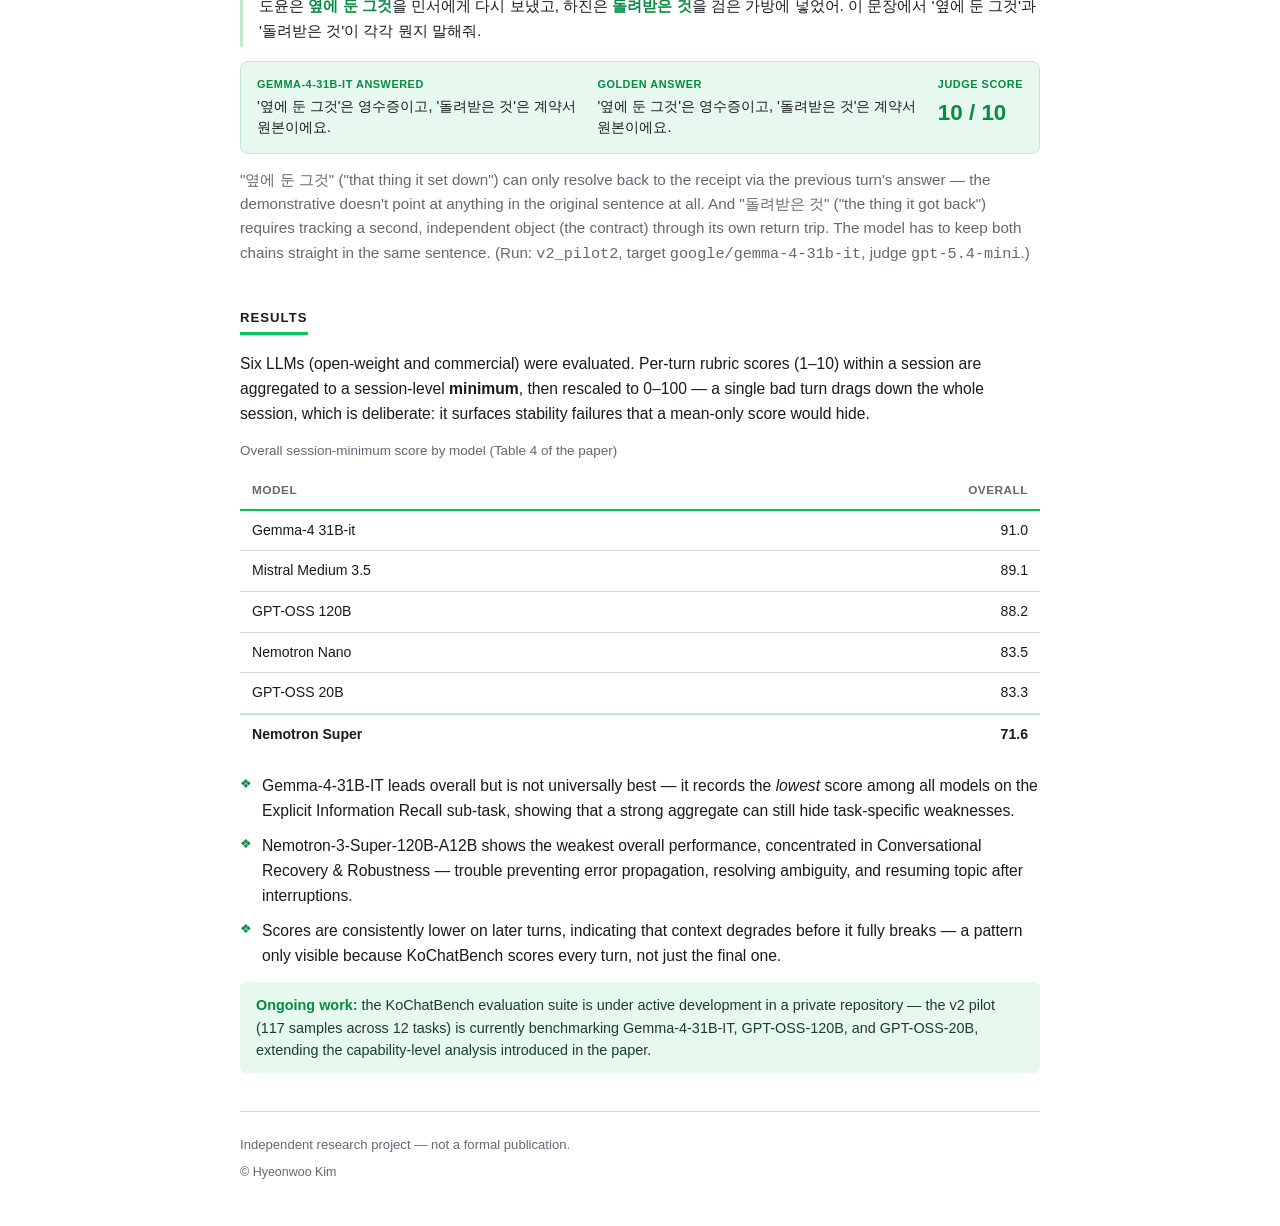
<file: projects/kochatbench.html>
<!DOCTYPE html>
<html lang="en">
<head>
  <meta charset="utf-8">
  <meta name="viewport" content="width=device-width, initial-scale=1">
  <title>KoChatBench: A Korean Multi-turn Chatbot Benchmark | Hyeonwoo Kim</title>
  <meta name="description" content="KoChatBench — a capability-based benchmark for evaluating Korean multi-turn dialogue models across context management, instruction constraints, revision, and dialogue recovery.">
  <link rel="stylesheet" href="../stylesheet.css">
  <link rel="stylesheet" href="paper-poster.css">
</head>
<body>
<a class="skip-link" href="#pp-main">Skip to content</a>
<div class="container poster-container">

  <a class="back-link" href="../index.html">← Hyeonwoo Kim</a>

  <header class="pp-banner" id="pp-main">
    <p class="pp-kicker">Recent Research · Project Page</p>
    <h1 class="pp-title">KoChatBench: A Korean Multi-turn Chatbot Benchmark for Conversational Capability Evaluation</h1>
    <p class="pp-authors">Cheonsol Lee, <b>Hyeonwoo Kim</b></p>
    <p class="pp-affil">A capability-based benchmark for diagnosing Korean multi-turn dialogue failures</p>
  </header>

  <div class="pp-section">
    <h2>Motivation</h2>
    <ul class="pp-bullets">
      <li>Real chatbot use spans three or more turns, requiring models to retain prior information, resolve ellipsis and anaphora, and handle topic shifts — but most LLM evaluation is still single-turn or English-centric.</li>
      <li>Korean dialogue adds language-specific failure modes: subject omission, demonstratives, particles, honorifics, and style shifts are tightly coupled to context in ways that simply translating English benchmarks does not capture.</li>
      <li>Existing multi-turn benchmarks (MT-Bench-101, MultiChallenge, TOD-ProcBench, …) are large but not built around Korean-specific capabilities.</li>
    </ul>
  </div>

  <div class="pp-section">
    <h2>Building the Benchmark</h2>
    <figure class="pp-figure">
      <img src="../pictures/kochatbench-fig1.png" alt="Five-stage KoChatBench generation pipeline: Taxonomy, generate dialogues with LLMs, rule-based validation, LLM-as-a-judge filtering, regeneration of rejected samples, and final human correction, producing the benchmark.">
      <figcaption>KoChatBench's five-stage construction pipeline: taxonomy-guided generation, rule-based validation, LLM-as-a-judge filtering, regeneration of rejected samples, and final human verification.</figcaption>
    </figure>
    <ul class="pp-bullets">
      <li>Sessions are generated against a taxonomy of <b>four core capabilities</b>: context &amp; reference management, instruction constraint maintenance &amp; response execution, revision &amp; recovery, and dialogue recovery &amp; robustness — each split into mutually exclusive sub-tasks.</li>
      <li>GPT-5.5 and Claude Sonnet 4.6 generate candidate sessions; rule-based checks catch structural errors, then the same models judge consistency and naturalness before rejected samples are regenerated and accepted ones human-verified.</li>
    </ul>
    <div class="pp-table-wrap">
      <table class="pp-table">
        <caption>KoChatBench vs. prior multi-turn benchmarks (Table 1 of the paper)</caption>
        <thead>
          <tr><th>Benchmark</th><th># Dialogues</th><th># Turns</th><th># Tasks</th></tr>
        </thead>
        <tbody>
          <tr><td>MT-Bench-101</td><td>1,388</td><td>4,208</td><td>13</td></tr>
          <tr><td>MT-Bench++</td><td>80</td><td>640</td><td>8</td></tr>
          <tr><td>MT-Eval</td><td>168</td><td>1,170</td><td>4</td></tr>
          <tr><td>MultiChallenge</td><td>273</td><td>1,108</td><td>4</td></tr>
          <tr><td>StructFlowBench</td><td>155</td><td>643</td><td>6</td></tr>
          <tr><td>MMMT-IF</td><td>71</td><td>990</td><td>6</td></tr>
          <tr><td>TOD-ProcBench</td><td>1,004</td><td>6,953</td><td>3</td></tr>
          <tr><td>KoChatBench (ours)</td><td>600</td><td>2,518</td><td>12</td></tr>
        </tbody>
      </table>
    </div>
  </div>

  <div class="pp-section">
    <h2>How Tasks Are Defined &amp; Scored</h2>
    <p style="margin:0 0 16px; font-size:0.98rem; line-height:1.6;">
      Each of the 12 tasks has its own English-language rubric with four scoring bands (1–10 scale).
      Depending on the task's <code>eval_scope</code>, the judge scores either <b>every</b> qualifying
      assistant turn or only the <b>last</b> one in the session — each turn is judged independently,
      one candidate response at a time, against the rubric for the task being tested.
    </p>
    <div class="pp-table-wrap">
      <table class="pp-table pp-plain" style="margin-bottom:22px;">
        <caption>Capability taxonomy — 4 capabilities, 12 mutually exclusive tasks</caption>
        <thead>
          <tr><th>Capability</th><th>Task</th><th>What it tests</th></tr>
        </thead>
        <tbody>
          <tr><td>C1 · Context &amp; Reference Management</td><td>C1-01</td><td>Explicit Information Recall</td></tr>
          <tr><td></td><td>C1-02</td><td>Distributed Information Integration</td></tr>
          <tr><td></td><td>C1-03</td><td>Referential &amp; Ellipsis Resolution</td></tr>
          <tr><td></td><td>C1-04</td><td>State Change Tracking</td></tr>
          <tr><td>C2 · Instruction Constraint Maintenance</td><td>C2-01</td><td>Single Instruction Maintenance</td></tr>
          <tr><td></td><td>C2-02</td><td>Accumulated Constraints</td></tr>
          <tr><td></td><td>C2-03</td><td>Conflict Resolution</td></tr>
          <tr><td>C3 · Revision &amp; Recovery</td><td>C3-01</td><td>Iterative Revision &amp; Preservation</td></tr>
          <tr><td></td><td>C3-02</td><td>Self-Correction</td></tr>
          <tr><td>C4 · Dialogue Recovery &amp; Robustness</td><td>C4-01</td><td>Error Propagation Blocking</td></tr>
          <tr><td></td><td>C4-02</td><td>Ambiguity Resolution</td></tr>
          <tr><td></td><td>C4-03</td><td>Topic Interruption Recovery</td></tr>
        </tbody>
      </table>
    </div>

    <p class="pp-worked-label">Worked example — C1-03 · Referential &amp; Ellipsis Resolution</p>
    <div class="pp-table-wrap">
      <table class="pp-table pp-rubric">
        <thead>
          <tr><th>Score</th><th>Criterion</th></tr>
        </thead>
        <tbody>
          <tr><td>1–3</td><td>Resolves the reference to the wrong entity, or cannot answer.</td></tr>
          <tr><td>4–6</td><td>Resolves some references but misses or confuses key links.</td></tr>
          <tr><td>7–9</td><td>Mostly correct, with minor ambiguity or extra text.</td></tr>
          <tr><td>10</td><td>Resolves the reference exactly and answers the current request.</td></tr>
        </tbody>
      </table>
    </div>
    <p style="margin:14px 0; font-size:0.95rem; line-height:1.6; color:var(--muted);">
      The session opens with three objects changing hands between three people — 하진 gives 민서 a
      contract in a blue folder, 민서 gives 도윤 a receipt in a red envelope, 도윤 already has a key in a
      green box. From then on, every turn refers to the objects only through demonstrative pronouns
      (이것/그것/그걸, "it"/"that"/"that one") layered on top of each other, never their names — so the
      assistant has to resolve a demonstrative whose antecedent is itself another demonstrative from the
      turn before:
    </p>
    <div class="pp-transcript">
      <div class="pp-turn user"><span class="role">User</span><p>하진은 파란 서류철에 계약서를 넣어 민서에게 건넸고, 민서는 빨간 봉투에 영수증을 넣어 도윤에게 줬어. 도윤은 초록 상자에 열쇠를 보관하고 있었어.</p></div>
      <div class="pp-turn assistant gold"><span class="role">Assistant (context)</span><p>세 사람 사이에 오간 물건을 순서대로 적어 둘게요. 이어지는 변화가 있으면 누가 무엇을 가졌는지 따라가며 정리하겠습니다.</p></div>
      <div class="pp-turn user"><span class="role">User</span><p>민서는 <b>받은 것</b>을 복사한 뒤 <b>원본만 하진에게 돌려줬어</b>. 여기서 민서가 '받은 것'이 뭐였는지 풀어서 말해줘.</p></div>
      <div class="pp-turn assistant gold"><span class="role">Assistant (context)</span><p>민서가 받은 것은 하진이 건넨 파란 서류철의 계약서예요.</p></div>
      <div class="pp-turn user"><span class="role">User</span><p>그 뒤 도윤은 자기가 <b>받은 걸</b> 초록 상자 옆에 뒀어. 도윤이 '받은 걸'이 뭐였는지 짚어줘.</p></div>
      <div class="pp-turn assistant gold"><span class="role">Assistant (context)</span><p>도윤이 받은 것은 민서가 준 빨간 봉투의 영수증이에요.</p></div>
      <div class="pp-turn user"><span class="role">User (next turn)</span><p>도윤은 <b>옆에 둔 그것</b>을 민서에게 다시 보냈고, 하진은 <b>돌려받은 것</b>을 검은 가방에 넣었어. 이 문장에서 '옆에 둔 그것'과 '돌려받은 것'이 각각 뭔지 말해줘.</p></div>
    </div>
    <div class="pp-eval-strip">
      <div><span class="lbl">Gemma-4-31B-IT answered</span>'옆에 둔 그것'은 영수증이고, '돌려받은 것'은 계약서 원본이에요.</div>
      <div><span class="lbl">Golden answer</span>'옆에 둔 그것'은 영수증이고, '돌려받은 것'은 계약서 원본이에요.</div>
      <div><span class="lbl">Judge score</span><span class="score">10 / 10</span></div>
    </div>
    <p style="margin:14px 0 0; font-size:0.95rem; line-height:1.6; color:var(--muted);">
      "옆에 둔 그것" ("that thing it set down") can only resolve back to the receipt via the previous
      turn's answer — the demonstrative doesn't point at anything in the original sentence at all. And
      "돌려받은 것" ("the thing it got back") requires tracking a second, independent object (the
      contract) through its own return trip. The model has to keep both chains straight in the same
      sentence. (Run: <code>v2_pilot2</code>, target <code>google/gemma-4-31b-it</code>, judge
      <code>gpt-5.4-mini</code>.)
    </p>
  </div>

  <div class="pp-section">
    <h2>Results</h2>
    <p style="margin:0 0 14px; font-size:0.98rem; line-height:1.6;">
      Six LLMs (open-weight and commercial) were evaluated. Per-turn rubric scores (1–10) within a
      session are aggregated to a session-level <b>minimum</b>, then rescaled to 0–100 — a single bad
      turn drags down the whole session, which is deliberate: it surfaces stability failures that a
      mean-only score would hide.
    </p>
    <div class="pp-table-wrap">
      <table class="pp-table">
        <caption>Overall session-minimum score by model (Table 4 of the paper)</caption>
        <thead>
          <tr><th>Model</th><th>Overall</th></tr>
        </thead>
        <tbody>
          <tr><td>Gemma-4 31B-it</td><td>91.0</td></tr>
          <tr><td>Mistral Medium 3.5</td><td>89.1</td></tr>
          <tr><td>GPT-OSS 120B</td><td>88.2</td></tr>
          <tr><td>Nemotron Nano</td><td>83.5</td></tr>
          <tr><td>GPT-OSS 20B</td><td>83.3</td></tr>
          <tr><td>Nemotron Super</td><td>71.6</td></tr>
        </tbody>
      </table>
    </div>
    <ul class="pp-bullets" style="margin-top:18px;">
      <li>Gemma-4-31B-IT leads overall but is not universally best — it records the <i>lowest</i> score among all models on the Explicit Information Recall sub-task, showing that a strong aggregate can still hide task-specific weaknesses.</li>
      <li>Nemotron-3-Super-120B-A12B shows the weakest overall performance, concentrated in Conversational Recovery &amp; Robustness — trouble preventing error propagation, resolving ambiguity, and resuming topic after interruptions.</li>
      <li>Scores are consistently lower on later turns, indicating that context degrades before it fully breaks — a pattern only visible because KoChatBench scores every turn, not just the final one.</li>
    </ul>
    <p class="pp-note">
      <b>Ongoing work:</b> the KoChatBench evaluation suite is under active development in a private
      repository — the v2 pilot (117 samples across 12 tasks) is currently benchmarking
      Gemma-4-31B-IT, GPT-OSS-120B, and GPT-OSS-20B, extending the capability-level analysis introduced
      in the paper.
    </p>
  </div>

  <div class="pp-footer">
    <p>Independent research project — not a formal publication.</p>
    <p class="copyright">© Hyeonwoo Kim</p>
  </div>

</div>
</body>
</html>
</file>
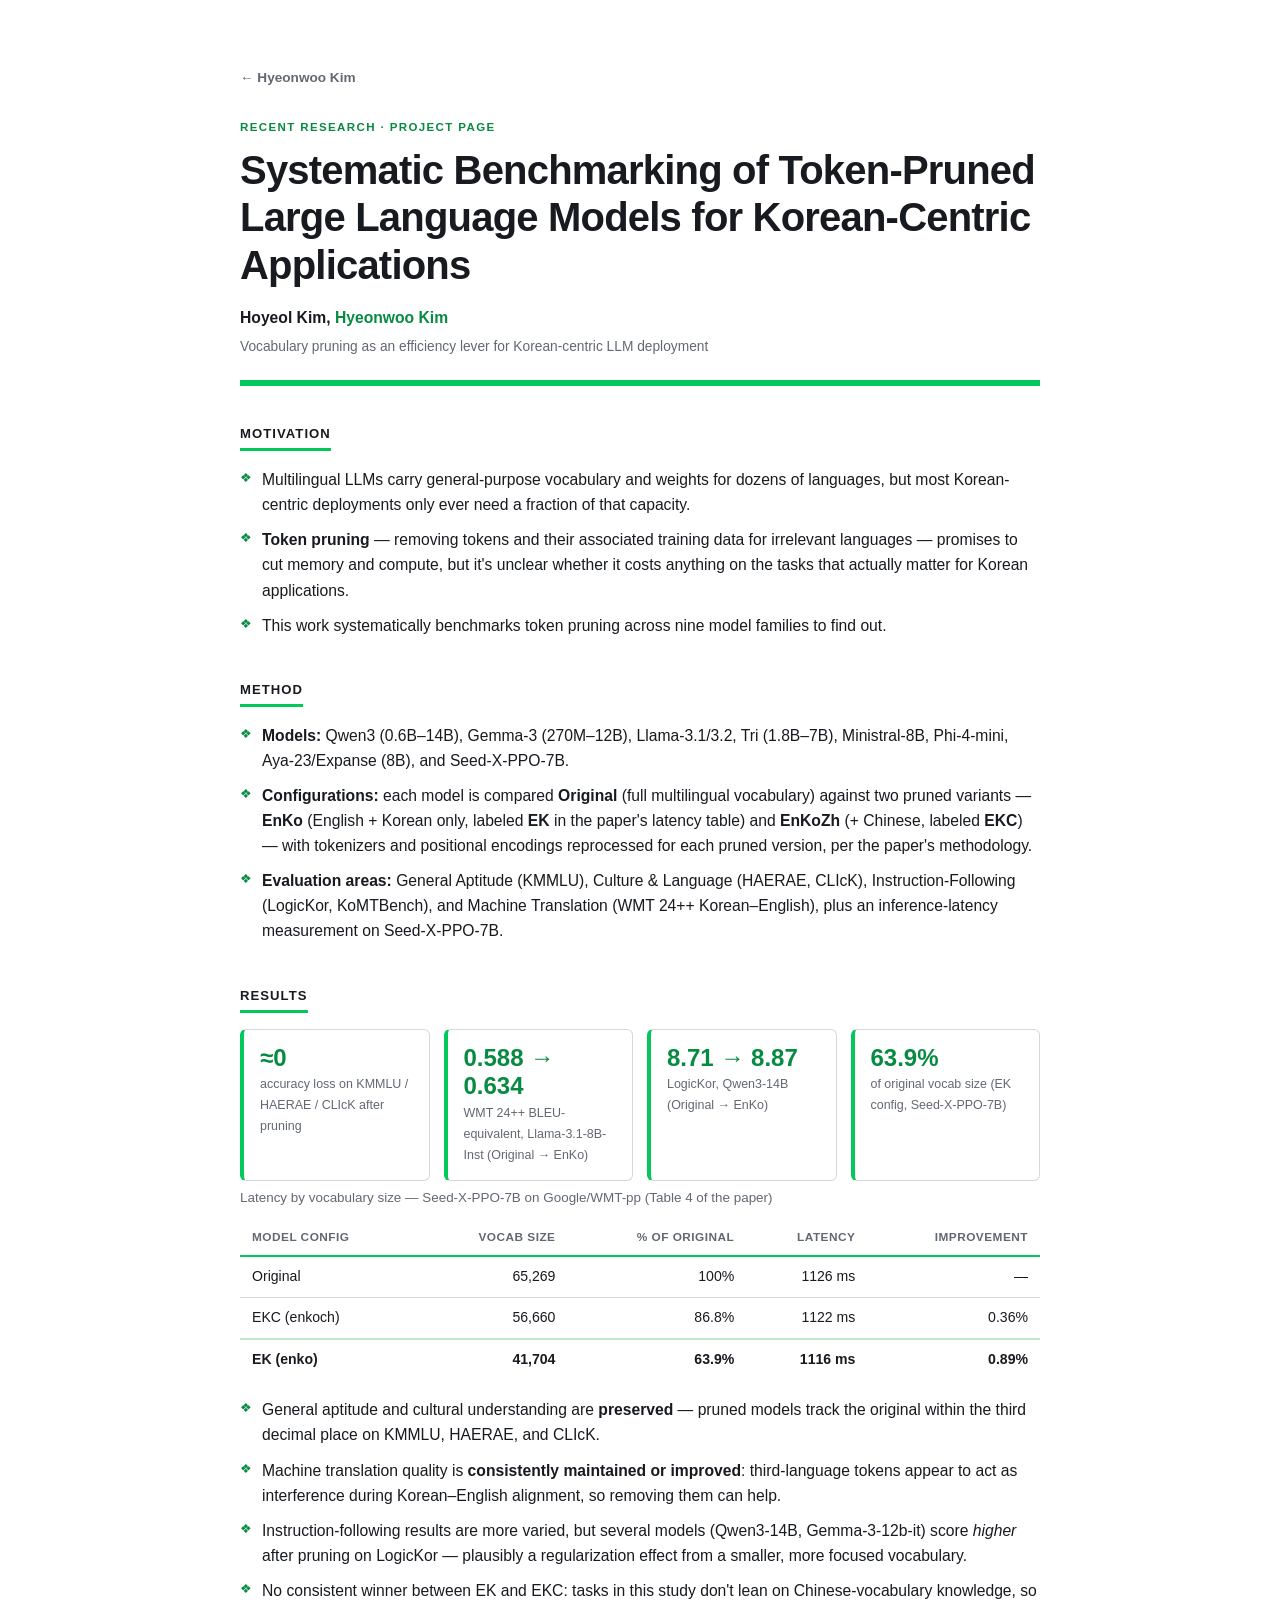
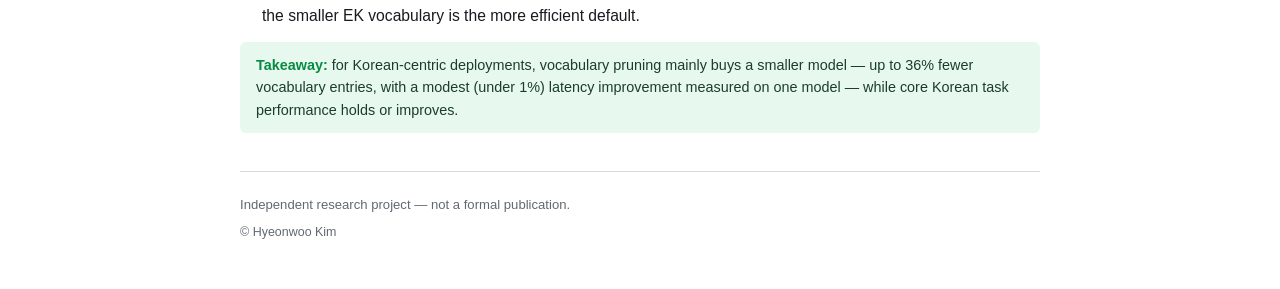
<file: projects/token-pruning.html>
<!DOCTYPE html>
<html lang="en">
<head>
  <meta charset="utf-8">
  <meta name="viewport" content="width=device-width, initial-scale=1">
  <title>Systematic Benchmarking of Token-Pruned LLMs for Korean-Centric Applications | Hyeonwoo Kim</title>
  <meta name="description" content="A systematic benchmark of vocabulary/token pruning across nine Korean-centric LLM families, covering general aptitude, culture, instruction-following, translation, and inference latency.">
  <link rel="stylesheet" href="../stylesheet.css">
  <link rel="stylesheet" href="paper-poster.css">
</head>
<body>
<a class="skip-link" href="#pp-main">Skip to content</a>
<div class="container poster-container">

  <a class="back-link" href="../index.html">← Hyeonwoo Kim</a>

  <header class="pp-banner" id="pp-main">
    <p class="pp-kicker">Recent Research · Project Page</p>
    <h1 class="pp-title">Systematic Benchmarking of Token-Pruned Large Language Models for Korean-Centric Applications</h1>
    <p class="pp-authors">Hoyeol Kim, <b>Hyeonwoo Kim</b></p>
    <p class="pp-affil">Vocabulary pruning as an efficiency lever for Korean-centric LLM deployment</p>
  </header>

  <div class="pp-section">
    <h2>Motivation</h2>
    <ul class="pp-bullets">
      <li>Multilingual LLMs carry general-purpose vocabulary and weights for dozens of languages, but most Korean-centric deployments only ever need a fraction of that capacity.</li>
      <li><b>Token pruning</b> — removing tokens and their associated training data for irrelevant languages — promises to cut memory and compute, but it's unclear whether it costs anything on the tasks that actually matter for Korean applications.</li>
      <li>This work systematically benchmarks token pruning across nine model families to find out.</li>
    </ul>
  </div>

  <div class="pp-section">
    <h2>Method</h2>
    <ul class="pp-bullets">
      <li><b>Models:</b> Qwen3 (0.6B–14B), Gemma-3 (270M–12B), Llama-3.1/3.2, Tri (1.8B–7B), Ministral-8B, Phi-4-mini, Aya-23/Expanse (8B), and Seed-X-PPO-7B.</li>
      <li><b>Configurations:</b> each model is compared <b>Original</b> (full multilingual vocabulary) against two pruned variants — <b>EnKo</b> (English + Korean only, labeled <b>EK</b> in the paper's latency table) and <b>EnKoZh</b> (+ Chinese, labeled <b>EKC</b>) — with tokenizers and positional encodings reprocessed for each pruned version, per the paper's methodology.</li>
      <li><b>Evaluation areas:</b> General Aptitude (KMMLU), Culture &amp; Language (HAERAE, CLIcK), Instruction-Following (LogicKor, KoMTBench), and Machine Translation (WMT 24++ Korean–English), plus an inference-latency measurement on Seed-X-PPO-7B.</li>
    </ul>
  </div>

  <div class="pp-section">
    <h2>Results</h2>
    <div class="pp-stats">
      <div class="pp-stat"><span class="n">≈0</span><span class="l">accuracy loss on KMMLU / HAERAE / CLIcK after pruning</span></div>
      <div class="pp-stat"><span class="n">0.588 → 0.634</span><span class="l">WMT 24++ BLEU-equivalent, Llama-3.1-8B-Inst (Original → EnKo)</span></div>
      <div class="pp-stat"><span class="n">8.71 → 8.87</span><span class="l">LogicKor, Qwen3-14B (Original → EnKo)</span></div>
      <div class="pp-stat"><span class="n">63.9%</span><span class="l">of original vocab size (EK config, Seed-X-PPO-7B)</span></div>
    </div>
    <div class="pp-table-wrap">
      <table class="pp-table">
        <caption>Latency by vocabulary size — Seed-X-PPO-7B on Google/WMT-pp (Table 4 of the paper)</caption>
        <thead>
          <tr><th>Model config</th><th>Vocab size</th><th>% of original</th><th>Latency</th><th>Improvement</th></tr>
        </thead>
        <tbody>
          <tr><td>Original</td><td>65,269</td><td>100%</td><td>1126 ms</td><td>—</td></tr>
          <tr><td>EKC (enkoch)</td><td>56,660</td><td>86.8%</td><td>1122 ms</td><td>0.36%</td></tr>
          <tr><td>EK (enko)</td><td>41,704</td><td>63.9%</td><td>1116 ms</td><td>0.89%</td></tr>
        </tbody>
      </table>
    </div>
    <ul class="pp-bullets" style="margin-top:18px;">
      <li>General aptitude and cultural understanding are <b>preserved</b> — pruned models track the original within the third decimal place on KMMLU, HAERAE, and CLIcK.</li>
      <li>Machine translation quality is <b>consistently maintained or improved</b>: third-language tokens appear to act as interference during Korean–English alignment, so removing them can help.</li>
      <li>Instruction-following results are more varied, but several models (Qwen3-14B, Gemma-3-12b-it) score <i>higher</i> after pruning on LogicKor — plausibly a regularization effect from a smaller, more focused vocabulary.</li>
      <li>No consistent winner between EK and EKC: tasks in this study don't lean on Chinese-vocabulary knowledge, so the smaller EK vocabulary is the more efficient default.</li>
    </ul>
    <p class="pp-note">
      <b>Takeaway:</b> for Korean-centric deployments, vocabulary pruning mainly buys a smaller model —
      up to 36% fewer vocabulary entries, with a modest (under 1%) latency improvement measured on one
      model — while core Korean task performance holds or improves.
    </p>
  </div>

  <div class="pp-footer">
    <p>Independent research project — not a formal publication.</p>
    <p class="copyright">© Hyeonwoo Kim</p>
  </div>

</div>
</body>
</html>
</file>
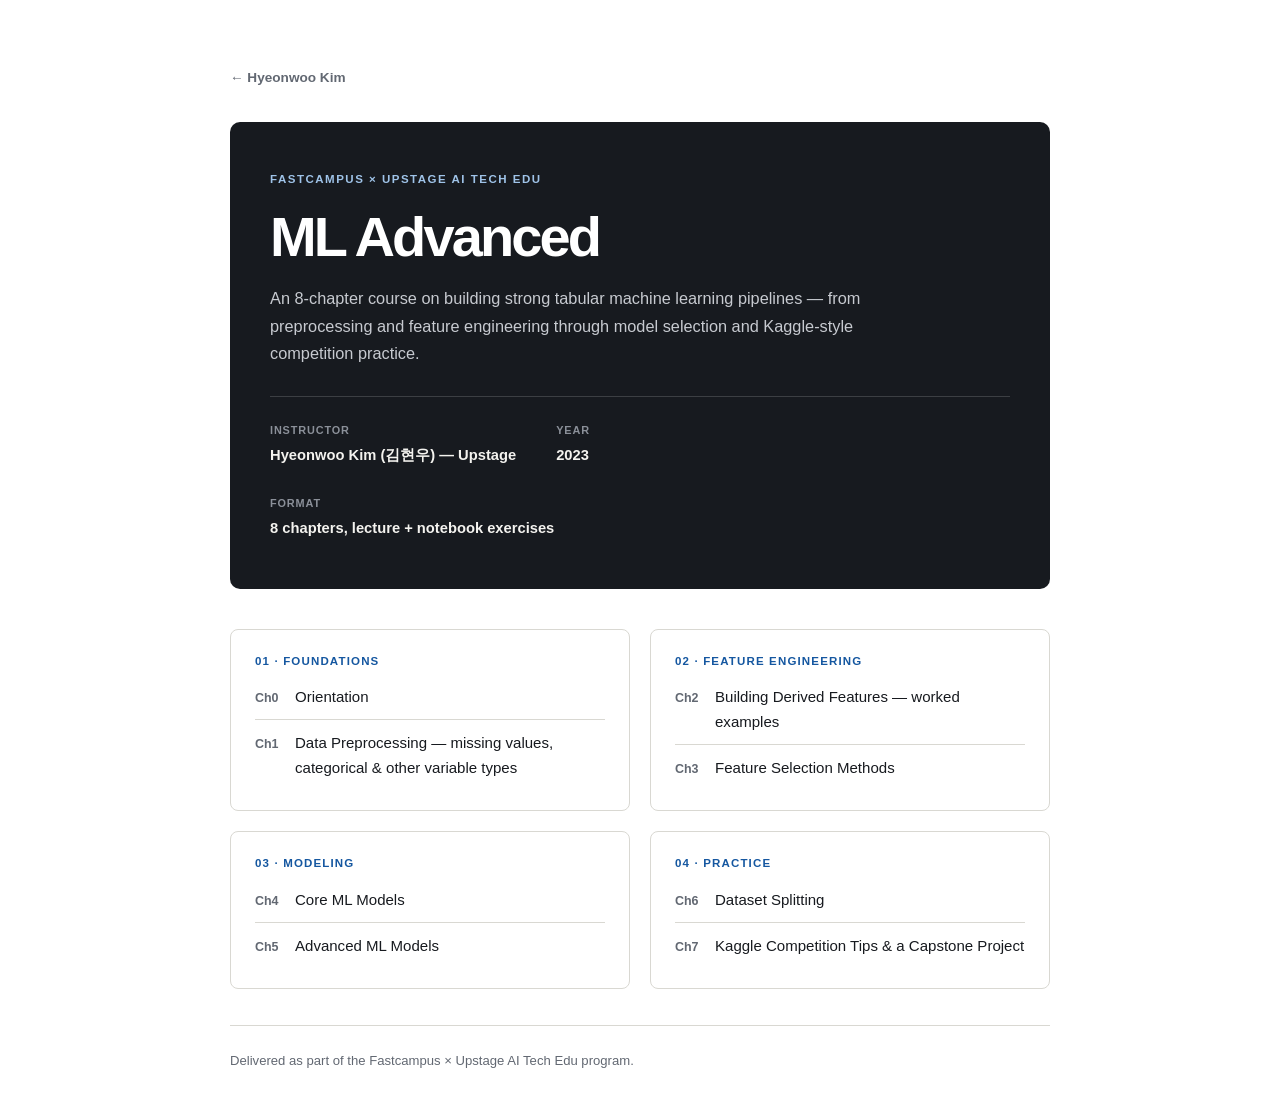
<file: talks/ml-advanced-lecture.html>
<!DOCTYPE html>
<html lang="en">
<head>
  <meta charset="utf-8">
  <meta name="viewport" content="width=device-width, initial-scale=1">
  <title>ML Advanced — Fastcampus × Upstage AI Tech Edu | Hyeonwoo Kim</title>
  <meta name="description" content="Curriculum overview of the ML Advanced tabular machine learning course taught by Hyeonwoo Kim for Fastcampus × Upstage AI Tech Edu.">
  <link rel="stylesheet" href="../stylesheet.css">
  <style>
    .poster-container { max-width: 900px; }

    .back-link {
      display: inline-block;
      margin-bottom: 32px;
      color: var(--muted);
      font-size: 0.85rem;
      font-weight: 650;
    }
    .back-link:hover { color: var(--accent); text-decoration: none; }

    .poster-hero {
      padding: 48px 40px;
      margin-bottom: 40px;
      background: var(--ink);
      border-radius: 10px;
      color: #f4f3ef;
    }
    .poster-hero .eyebrow {
      margin: 0 0 14px;
      color: #9fc3e8;
      font-size: 0.72rem;
      font-weight: 760;
      letter-spacing: 0.13em;
      text-transform: uppercase;
    }
    .poster-hero h1 {
      max-width: none;
      margin: 0 0 14px;
      color: #ffffff;
      font-size: clamp(2.3rem, 6vw, 3.5rem);
    }
    .poster-sub {
      max-width: 620px;
      margin: 0 0 28px;
      color: #c7cad0;
      font-size: 1.02rem;
    }
    .poster-meta {
      display: flex;
      flex-wrap: wrap;
      gap: 26px 40px;
      margin: 0;
      padding-top: 24px;
      border-top: 1px solid rgba(255, 255, 255, 0.16);
    }
    .poster-meta > div { min-width: 150px; }
    .poster-meta dt {
      margin: 0 0 4px;
      color: #8b9099;
      font-size: 0.68rem;
      font-weight: 700;
      letter-spacing: 0.08em;
      text-transform: uppercase;
    }
    .poster-meta dd {
      margin: 0;
      color: #f4f3ef;
      font-size: 0.92rem;
      font-weight: 620;
    }

    .poster-modules {
      display: grid;
      grid-template-columns: repeat(2, minmax(0, 1fr));
      gap: 20px;
      margin-bottom: 36px;
    }
    .module {
      padding: 24px 24px 20px;
      background: var(--surface);
      border: 1px solid var(--rule);
      border-radius: 8px;
    }
    .module h2 {
      margin: 0 0 16px;
      color: var(--accent);
      font-size: 0.72rem;
      font-weight: 800;
      letter-spacing: 0.1em;
      text-transform: uppercase;
    }
    .module ul { list-style: none; margin: 0; padding: 0; }
    .module li {
      display: flex;
      gap: 12px;
      align-items: baseline;
      padding: 10px 0;
      border-top: 1px solid var(--rule);
      font-size: 0.94rem;
    }
    .module li:first-child { border-top: 0; padding-top: 0; }
    .lec-no {
      flex: 0 0 auto;
      min-width: 28px;
      color: var(--muted);
      font-size: 0.78rem;
      font-weight: 750;
      font-variant-numeric: tabular-nums;
    }

    .poster-footer {
      padding-top: 24px;
      border-top: 1px solid var(--rule);
      font-size: 0.82rem;
      color: var(--muted);
    }
    .poster-footer p { margin: 0 0 6px; }

    @media (max-width: 680px) {
      .poster-modules { grid-template-columns: 1fr; }
      .poster-hero { padding: 36px 24px; }
    }
  </style>
</head>
<body>
<a class="skip-link" href="#poster">Skip to content</a>
<div class="container poster-container">

  <a class="back-link" href="../index.html">← Hyeonwoo Kim</a>

  <header class="poster-hero" id="poster">
    <p class="eyebrow">Fastcampus × Upstage AI Tech Edu</p>
    <h1>ML Advanced</h1>
    <p class="poster-sub">
      An 8-chapter course on building strong tabular machine learning pipelines — from
      preprocessing and feature engineering through model selection and Kaggle-style
      competition practice.
    </p>
    <dl class="poster-meta">
      <div>
        <dt>Instructor</dt>
        <dd>Hyeonwoo Kim (김현우) — Upstage</dd>
      </div>
      <div>
        <dt>Year</dt>
        <dd>2023</dd>
      </div>
      <div>
        <dt>Format</dt>
        <dd>8 chapters, lecture + notebook exercises</dd>
      </div>
    </dl>
  </header>

  <div class="poster-modules">
    <div class="module">
      <h2>01 · Foundations</h2>
      <ul>
        <li><span class="lec-no">Ch0</span> Orientation</li>
        <li><span class="lec-no">Ch1</span> Data Preprocessing — missing values, categorical &amp; other variable types</li>
      </ul>
    </div>
    <div class="module">
      <h2>02 · Feature Engineering</h2>
      <ul>
        <li><span class="lec-no">Ch2</span> Building Derived Features — worked examples</li>
        <li><span class="lec-no">Ch3</span> Feature Selection Methods</li>
      </ul>
    </div>
    <div class="module">
      <h2>03 · Modeling</h2>
      <ul>
        <li><span class="lec-no">Ch4</span> Core ML Models</li>
        <li><span class="lec-no">Ch5</span> Advanced ML Models</li>
      </ul>
    </div>
    <div class="module">
      <h2>04 · Practice</h2>
      <ul>
        <li><span class="lec-no">Ch6</span> Dataset Splitting</li>
        <li><span class="lec-no">Ch7</span> Kaggle Competition Tips &amp; a Capstone Project</li>
      </ul>
    </div>
  </div>

  <div class="poster-footer">
    <p>Delivered as part of the Fastcampus × Upstage AI Tech Edu program.</p>
  </div>

</div>
</body>
</html>
</file>
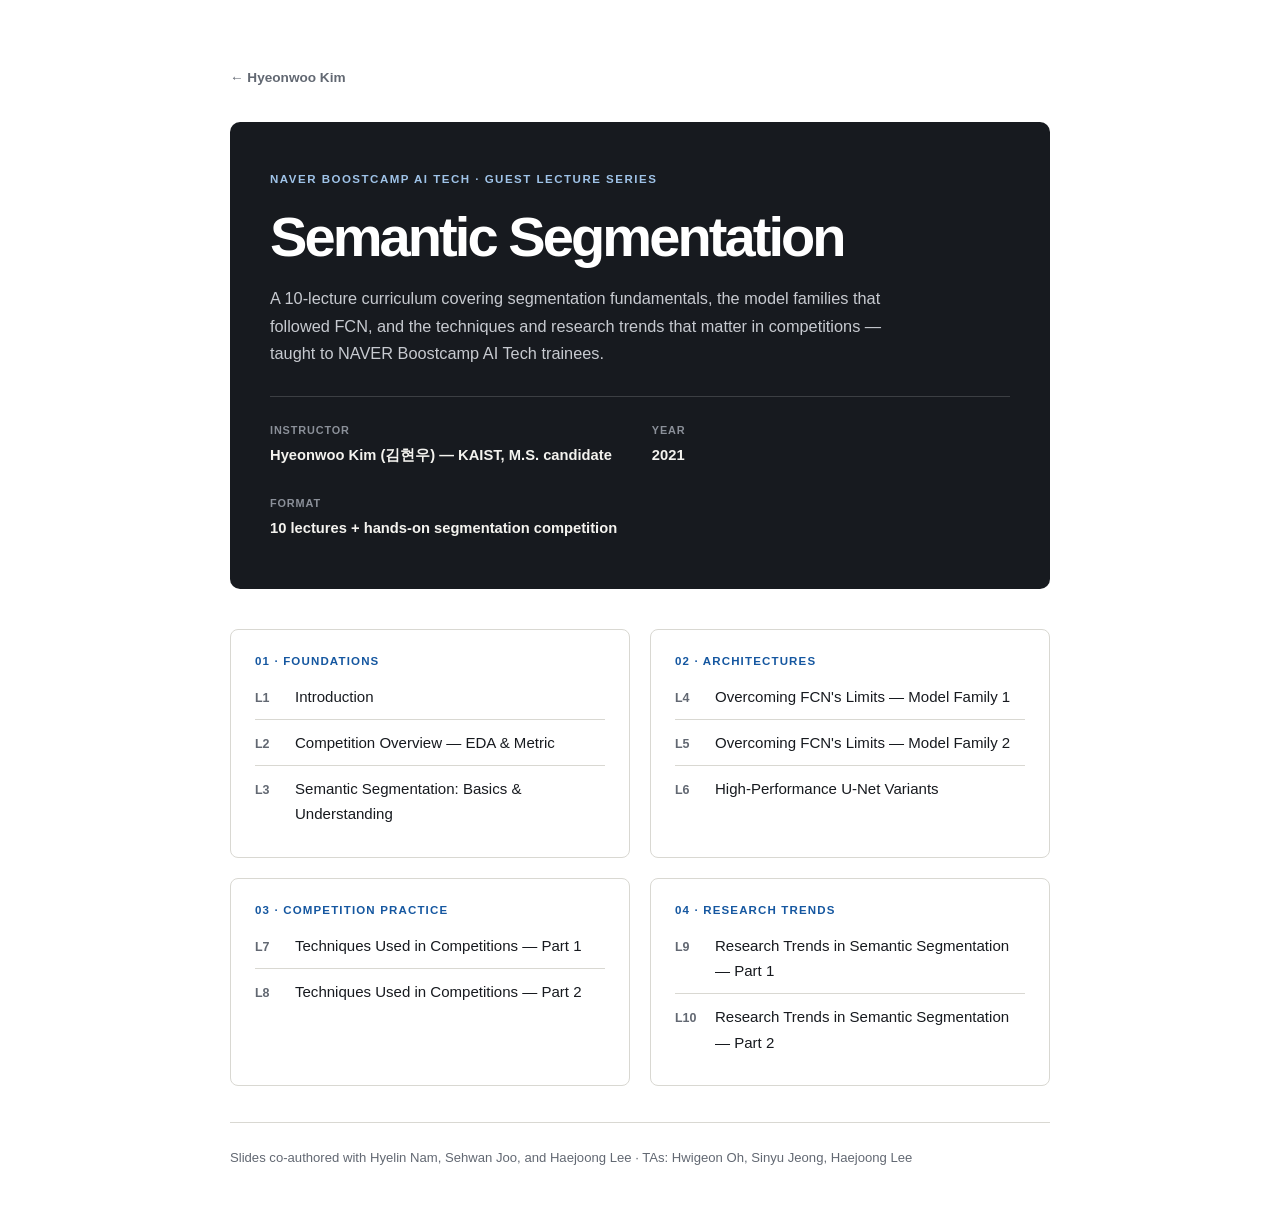
<file: talks/segmentation-lecture.html>
<!DOCTYPE html>
<html lang="en">
<head>
  <meta charset="utf-8">
  <meta name="viewport" content="width=device-width, initial-scale=1">
  <title>Semantic Segmentation — NAVER Boostcamp AI Tech | Hyeonwoo Kim</title>
  <meta name="description" content="Curriculum overview of the 10-lecture Semantic Segmentation series taught by Hyeonwoo Kim at NAVER Boostcamp AI Tech.">
  <link rel="stylesheet" href="../stylesheet.css">
  <style>
    .poster-container { max-width: 900px; }

    .back-link {
      display: inline-block;
      margin-bottom: 32px;
      color: var(--muted);
      font-size: 0.85rem;
      font-weight: 650;
    }
    .back-link:hover { color: var(--accent); text-decoration: none; }

    .poster-hero {
      padding: 48px 40px;
      margin-bottom: 40px;
      background: var(--ink);
      border-radius: 10px;
      color: #f4f3ef;
    }
    .poster-hero .eyebrow {
      margin: 0 0 14px;
      color: #9fc3e8;
      font-size: 0.72rem;
      font-weight: 760;
      letter-spacing: 0.13em;
      text-transform: uppercase;
    }
    .poster-hero h1 {
      max-width: none;
      margin: 0 0 14px;
      color: #ffffff;
      font-size: clamp(2.3rem, 6vw, 3.5rem);
    }
    .poster-sub {
      max-width: 620px;
      margin: 0 0 28px;
      color: #c7cad0;
      font-size: 1.02rem;
    }
    .poster-meta {
      display: flex;
      flex-wrap: wrap;
      gap: 26px 40px;
      margin: 0;
      padding-top: 24px;
      border-top: 1px solid rgba(255, 255, 255, 0.16);
    }
    .poster-meta > div { min-width: 150px; }
    .poster-meta dt {
      margin: 0 0 4px;
      color: #8b9099;
      font-size: 0.68rem;
      font-weight: 700;
      letter-spacing: 0.08em;
      text-transform: uppercase;
    }
    .poster-meta dd {
      margin: 0;
      color: #f4f3ef;
      font-size: 0.92rem;
      font-weight: 620;
    }

    .poster-modules {
      display: grid;
      grid-template-columns: repeat(2, minmax(0, 1fr));
      gap: 20px;
      margin-bottom: 36px;
    }
    .module {
      padding: 24px 24px 20px;
      background: var(--surface);
      border: 1px solid var(--rule);
      border-radius: 8px;
    }
    .module h2 {
      margin: 0 0 16px;
      color: var(--accent);
      font-size: 0.72rem;
      font-weight: 800;
      letter-spacing: 0.1em;
      text-transform: uppercase;
    }
    .module ul { list-style: none; margin: 0; padding: 0; }
    .module li {
      display: flex;
      gap: 12px;
      align-items: baseline;
      padding: 10px 0;
      border-top: 1px solid var(--rule);
      font-size: 0.94rem;
    }
    .module li:first-child { border-top: 0; padding-top: 0; }
    .lec-no {
      flex: 0 0 auto;
      min-width: 28px;
      color: var(--muted);
      font-size: 0.78rem;
      font-weight: 750;
      font-variant-numeric: tabular-nums;
    }

    .poster-footer {
      padding-top: 24px;
      border-top: 1px solid var(--rule);
      font-size: 0.82rem;
      color: var(--muted);
    }
    .poster-footer p { margin: 0 0 6px; }

    @media (max-width: 680px) {
      .poster-modules { grid-template-columns: 1fr; }
      .poster-hero { padding: 36px 24px; }
    }
  </style>
</head>
<body>
<a class="skip-link" href="#poster">Skip to content</a>
<div class="container poster-container">

  <a class="back-link" href="../index.html">← Hyeonwoo Kim</a>

  <header class="poster-hero" id="poster">
    <p class="eyebrow">NAVER Boostcamp AI Tech · Guest Lecture Series</p>
    <h1>Semantic Segmentation</h1>
    <p class="poster-sub">
      A 10-lecture curriculum covering segmentation fundamentals, the model families that
      followed FCN, and the techniques and research trends that matter in competitions —
      taught to NAVER Boostcamp AI Tech trainees.
    </p>
    <dl class="poster-meta">
      <div>
        <dt>Instructor</dt>
        <dd>Hyeonwoo Kim (김현우) — KAIST, M.S. candidate</dd>
      </div>
      <div>
        <dt>Year</dt>
        <dd>2021</dd>
      </div>
      <div>
        <dt>Format</dt>
        <dd>10 lectures + hands-on segmentation competition</dd>
      </div>
    </dl>
  </header>

  <div class="poster-modules">
    <div class="module">
      <h2>01 · Foundations</h2>
      <ul>
        <li><span class="lec-no">L1</span> Introduction</li>
        <li><span class="lec-no">L2</span> Competition Overview — EDA &amp; Metric</li>
        <li><span class="lec-no">L3</span> Semantic Segmentation: Basics &amp; Understanding</li>
      </ul>
    </div>
    <div class="module">
      <h2>02 · Architectures</h2>
      <ul>
        <li><span class="lec-no">L4</span> Overcoming FCN's Limits — Model Family 1</li>
        <li><span class="lec-no">L5</span> Overcoming FCN's Limits — Model Family 2</li>
        <li><span class="lec-no">L6</span> High-Performance U-Net Variants</li>
      </ul>
    </div>
    <div class="module">
      <h2>03 · Competition Practice</h2>
      <ul>
        <li><span class="lec-no">L7</span> Techniques Used in Competitions — Part 1</li>
        <li><span class="lec-no">L8</span> Techniques Used in Competitions — Part 2</li>
      </ul>
    </div>
    <div class="module">
      <h2>04 · Research Trends</h2>
      <ul>
        <li><span class="lec-no">L9</span> Research Trends in Semantic Segmentation — Part 1</li>
        <li><span class="lec-no">L10</span> Research Trends in Semantic Segmentation — Part 2</li>
      </ul>
    </div>
  </div>

  <div class="poster-footer">
    <p>Slides co-authored with Hyelin Nam, Sehwan Joo, and Haejoong Lee · TAs: Hwigeon Oh, Sinyu Jeong, Haejoong Lee</p>
  </div>

</div>
</body>
</html>
</file>
<file: stylesheet.css>
/* Hyeonwoo Kim — editorial research portfolio */

:root {
  --canvas: #ffffff;
  --surface: #ffffff;
  --ink: #171a1f;
  --muted: #626872;
  --accent: #1557a0;
  --accent-soft: #eaf1f8;
  --rule: #d9d8d2;
  --rule-strong: #b9b8b1;
  --focus: #d97706;
  --content-width: 1120px;
  --section-label: 168px;
}

* {
  box-sizing: border-box;
}

html {
  scroll-behavior: smooth;
}

body {
  margin: 0;
  color: var(--ink);
  background: var(--canvas);
  font-family: -apple-system, BlinkMacSystemFont, "Segoe UI", Roboto,
    "Helvetica Neue", Arial, "Apple SD Gothic Neo", "Noto Sans KR", sans-serif;
  font-size: 16px;
  line-height: 1.68;
  text-rendering: optimizeLegibility;
  -webkit-font-smoothing: antialiased;
}

::selection {
  color: var(--ink);
  background: #dce9f6;
}

.skip-link {
  position: fixed;
  top: 12px;
  left: 12px;
  z-index: 100;
  padding: 8px 12px;
  color: var(--surface);
  background: var(--ink);
  border-radius: 4px;
  transform: translateY(-160%);
  transition: transform 120ms ease;
}

.skip-link:focus {
  transform: translateY(0);
}

.container {
  width: min(100%, var(--content-width));
  margin: 0 auto;
  padding: 64px 40px 40px;
}

a {
  color: var(--accent);
  text-decoration-color: transparent;
  text-decoration-thickness: 1px;
  text-underline-offset: 0.18em;
  transition: color 120ms ease, text-decoration-color 120ms ease,
    background-color 120ms ease, border-color 120ms ease;
}

a:hover {
  color: #0b4078;
  text-decoration-color: currentColor;
}

a:focus-visible {
  outline: 3px solid var(--focus);
  outline-offset: 3px;
  border-radius: 2px;
}

p,
ul {
  margin-top: 0;
}

ul {
  padding-left: 1.2rem;
}

li::marker {
  color: var(--rule-strong);
}

h1,
h2,
h3 {
  color: var(--ink);
  line-height: 1.22;
}

h1 {
  max-width: 720px;
  margin: 0;
  font-size: clamp(2.55rem, 5.5vw, 4.75rem);
  font-weight: 720;
  letter-spacing: -0.052em;
}

.korean-name {
  display: inline-block;
  color: var(--muted);
  font-size: 0.42em;
  font-weight: 500;
  letter-spacing: -0.025em;
  vertical-align: 0.22em;
}

h2 {
  margin: 0;
  font-size: 0.78rem;
  font-weight: 750;
  letter-spacing: 0.1em;
  text-transform: uppercase;
}

h3 {
  margin: 24px 0 10px;
  font-size: 1rem;
  font-weight: 720;
}

/* Intro */
.intro {
  display: grid;
  grid-template-columns: minmax(0, 1fr) 220px;
  gap: clamp(40px, 7vw, 88px);
  align-items: start;
}

.intro-text {
  min-width: 0;
}

.eyebrow {
  margin: 0 0 12px;
  color: var(--accent);
  font-size: 0.72rem;
  font-weight: 760;
  letter-spacing: 0.13em;
  text-transform: uppercase;
}

.tagline {
  margin: 12px 0 24px;
  color: var(--muted);
  font-size: 1.08rem;
  font-weight: 520;
}

.intro-text > p:not(.eyebrow, .tagline) {
  max-width: 760px;
  margin-bottom: 0;
  font-size: 1.02rem;
}

.intro-photo {
  padding-top: 5px;
}

.intro-photo img {
  display: block;
  width: 220px;
  height: 274px;
  object-fit: cover;
  object-position: 55% 28%;
  border: 1px solid var(--rule);
  border-radius: 6px;
  filter: saturate(0.88) contrast(1.02);
}

.profile-links {
  display: flex;
  flex-wrap: wrap;
  gap: 8px;
  margin-top: 26px;
}

.profile-links a {
  display: inline-flex;
  align-items: center;
  min-height: 36px;
  padding: 5px 11px;
  color: var(--ink);
  background: var(--surface);
  border: 1px solid var(--rule);
  border-radius: 999px;
  font-size: 0.84rem;
  font-weight: 650;
  line-height: 1;
}

.profile-links a:hover {
  color: var(--accent);
  background: var(--accent-soft);
  border-color: #c1d3e5;
  text-decoration: none;
}

/* Section navigation */
.section-nav {
  position: sticky;
  top: 0;
  z-index: 20;
  margin-top: 56px;
  background: var(--canvas);
  background: color-mix(in srgb, var(--canvas) 94%, transparent);
  border-top: 1px solid var(--rule-strong);
  border-bottom: 1px solid var(--rule);
}

.section-nav-inner {
  display: flex;
  gap: clamp(22px, 4vw, 44px);
  overflow-x: auto;
  scrollbar-width: none;
}

.section-nav-inner::-webkit-scrollbar {
  display: none;
}

.section-nav a {
  flex: 0 0 auto;
  padding: 12px 0 11px;
  color: var(--muted);
  font-size: 0.72rem;
  font-weight: 730;
  letter-spacing: 0.08em;
  text-transform: uppercase;
}

.section-nav a:hover {
  color: var(--ink);
  text-decoration: none;
}

/* Editorial section grid */
main {
  display: block;
}

section {
  display: grid;
  grid-template-columns: var(--section-label) minmax(0, 1fr);
  column-gap: clamp(40px, 7vw, 84px);
  padding: 52px 0 56px;
  border-bottom: 1px solid var(--rule);
  scroll-margin-top: 58px;
}

section > h2 {
  grid-column: 1;
  grid-row: 1;
  padding-top: 0.42rem;
}

section > :not(h2) {
  grid-column: 2;
}

section > :last-child {
  margin-bottom: 0;
}

section > ul {
  margin-bottom: 0;
}

section li {
  margin-bottom: 6px;
}

/* Research */
#research > ul {
  display: grid;
  grid-template-columns: repeat(3, minmax(0, 1fr));
  gap: 22px;
  padding: 0;
  list-style: none;
}

#research li {
  margin: 0;
  padding-top: 13px;
  border-top: 2px solid var(--ink);
  font-size: 0.94rem;
}

#research li b {
  display: block;
  margin-bottom: 5px;
  font-size: 1rem;
}

/* News */
.news {
  margin: 0;
  padding: 0;
  list-style: none;
}

.news li {
  margin: 0 0 7px;
  font-size: 0.94rem;
  line-height: 1.55;
}

.news li:last-child {
  margin-bottom: 0;
}

.news .date {
  color: var(--ink);
  font-weight: 700;
  font-variant-numeric: tabular-nums;
}

/* Publications */
.pubnote {
  margin: 0 0 28px;
  color: var(--muted);
  font-size: 0.9rem;
}

#pub-all > h3 {
  margin: 24px 0 4px;
  padding-top: 18px;
  border-top: 1px solid var(--rule-strong);
  color: var(--muted);
  font-size: 0.74rem;
  letter-spacing: 0.1em;
}

#pub-all > h3:first-child {
  margin-top: 0;
  padding-top: 0;
  border-top: 0;
}

/* Publications Selected/All tabs */
.pub-tabs {
  margin: 0 0 20px;
  font-size: 0.86rem;
}

.pub-tab {
  color: var(--muted);
  font-weight: 700;
}

.pub-tab.active {
  color: var(--pub-green-dark, #078a41);
  border-bottom: 2px solid var(--pub-green, #03c75a);
  padding-bottom: 2px;
}

.pub-tab:hover {
  color: var(--pub-green-dark, #078a41);
  text-decoration: none;
}

.pub-tab-sep {
  margin: 0 8px;
  color: var(--rule-strong);
}

.pubs,
.projects {
  margin: 0;
  padding: 0;
  list-style: none;
}

.pubs li,
.projects li {
  margin: 0;
  padding: 12px 0 15px;
  border-bottom: 1px solid var(--rule);
}

.pubs li:last-child,
.projects li:last-child {
  border-bottom: 0;
}

.pubs li > a,
.projects li > a {
  color: var(--ink);
  font-weight: 690;
  line-height: 1.45;
}

.pubs li > a:hover,
.projects li > a:hover {
  color: var(--accent);
}

.pubs .authors,
.projects .authors {
  color: #3e444d;
  font-size: 0.91rem;
}

.pubs .venue,
.projects .venue {
  color: var(--muted);
  font-size: 0.84rem;
  font-style: normal;
  font-weight: 620;
}

/* Experience */
.job {
  margin: 0 0 44px;
  padding-top: 20px;
  border-top: 1px solid var(--rule-strong);
}

.job:first-of-type {
  padding-top: 0;
  border-top: 0;
}

.job:last-child {
  margin-bottom: 0;
}

.job-header,
.role-line,
.proj-line {
  display: flex;
  justify-content: space-between;
  align-items: baseline;
  gap: 20px;
}

.job-header h3 {
  margin: 0;
  font-size: 1.28rem;
  letter-spacing: -0.018em;
}

.job-header .loc,
.date-range {
  flex: 0 0 auto;
  color: var(--muted);
  font-size: 0.78rem;
  font-variant-numeric: tabular-nums;
  white-space: nowrap;
}

.role-line {
  margin-top: 3px;
}

.role-title {
  color: var(--muted);
  font-size: 0.91rem;
  font-weight: 620;
}

.proj {
  margin-top: 22px;
  padding-left: 18px;
  border-left: 2px solid var(--rule);
}

.proj-title {
  font-weight: 700;
}

.proj ul {
  margin: 8px 0 0;
  padding-left: 1.15rem;
  color: #343a43;
  font-size: 0.93rem;
}

.job li {
  margin-bottom: 5px;
}

/* Competitions and talks */
#awards > p {
  margin-bottom: 22px;
}

#awards > ul,
#talks > ul {
  padding: 0;
  list-style: none;
}

#awards > ul li {
  display: grid;
  grid-template-columns: 70px minmax(0, 1fr);
  gap: 12px;
  align-items: baseline;
  margin: 0;
  padding: 8px 0;
  border-top: 1px solid var(--rule);
}

#awards > ul li:last-child {
  border-bottom: 1px solid var(--rule);
}

.tag {
  display: inline-flex;
  align-items: center;
  justify-content: center;
  width: fit-content;
  min-width: 58px;
  padding: 2px 7px;
  color: var(--accent);
  background: var(--accent-soft);
  border-radius: 3px;
  font-size: 0.72rem;
  font-weight: 760;
  line-height: 1.45;
  text-align: center;
}

#talks > ul li {
  display: flex;
  flex-direction: column;
  align-items: flex-start;
  gap: 8px;
  margin: 0;
  padding: 12px 0;
  border-top: 1px solid var(--rule);
}

#talks > ul li:last-child {
  border-bottom: 1px solid var(--rule);
}

.talk-link {
  display: inline-flex;
  align-items: center;
  padding: 4px 10px;
  color: var(--accent);
  background: var(--accent-soft);
  border-radius: 999px;
  font-size: 0.78rem;
  font-weight: 700;
}

.talk-link:hover {
  color: #0b4078;
  background: #dce9f6;
  text-decoration: none;
}

/* Footer */
footer {
  display: flex;
  justify-content: space-between;
  align-items: flex-end;
  gap: 24px;
  padding-top: 30px;
  font-size: 0.86rem;
}

footer p {
  margin: 0;
}

.copyright {
  flex: 0 0 auto;
  color: var(--muted);
  font-size: 0.78rem;
}

@media (max-width: 860px) {
  .container {
    padding-inline: 28px;
  }

  section {
    grid-template-columns: 124px minmax(0, 1fr);
    column-gap: 36px;
  }

  #research > ul {
    grid-template-columns: 1fr;
    gap: 16px;
  }
}

@media (max-width: 680px) {
  .container {
    padding: 32px 20px 28px;
  }

  .intro {
    grid-template-columns: 1fr;
    gap: 26px;
  }

  .intro-photo {
    grid-row: 1;
    padding-top: 0;
  }

  .intro-photo img {
    width: 124px;
    height: 152px;
  }

  h1 {
    font-size: clamp(2.5rem, 13vw, 3.65rem);
  }

  .korean-name {
    font-size: 0.38em;
  }

  .tagline {
    margin-bottom: 18px;
  }

  .section-nav {
    margin-top: 40px;
  }

  .section-nav-inner {
    gap: 26px;
  }

  section {
    grid-template-columns: minmax(0, 1fr);
    gap: 0;
    padding: 38px 0 42px;
  }

  section > h2,
  section > :not(h2) {
    grid-column: 1;
  }

  section > h2 {
    grid-row: auto;
    margin-bottom: 26px;
    padding-top: 0;
  }

  .job-header,
  .role-line,
  .proj-line {
    align-items: flex-start;
    gap: 6px 14px;
    flex-wrap: wrap;
  }

  .proj {
    padding-left: 14px;
  }

  footer {
    display: block;
  }

  .copyright {
    margin-top: 10px;
  }
}

@media (max-width: 420px) {
  .profile-links {
    gap: 7px;
  }

  .profile-links a {
    min-height: 34px;
    padding-inline: 10px;
    font-size: 0.8rem;
  }


  .job-header,
  .role-line,
  .proj-line {
    display: block;
  }

  .job-header .loc,
  .date-range {
    display: block;
    margin-top: 3px;
    white-space: normal;
  }

  #awards > ul li {
    grid-template-columns: 62px minmax(0, 1fr);
    gap: 8px;
  }
}

@media (prefers-reduced-motion: reduce) {
  html {
    scroll-behavior: auto;
  }

  *,
  *::before,
  *::after {
    scroll-behavior: auto !important;
    transition-duration: 0.01ms !important;
  }
}

@media print {
  :root {
    --canvas: #ffffff;
  }

  .container {
    width: 100%;
    max-width: none;
    padding: 0;
  }

  .section-nav,
  .skip-link {
    display: none;
  }

  a {
    color: inherit;
  }

  section,
  .job,
  .pubs li {
    break-inside: avoid;
  }
}
</file>
<file: paper-poster.css>
/* Shared "poster" look for recent-research project pages — Naver green */

:root {
  --pg: #03c75a;
  --pg-dark: #078a41;
  --pg-soft: #e7f8ee;
  --pg-line: #bfe9cf;
}

.poster-container { max-width: 880px; }

.back-link {
  display: inline-block;
  margin-bottom: 28px;
  color: var(--muted);
  font-size: 0.85rem;
  font-weight: 650;
}
.back-link:hover { color: var(--pg-dark); text-decoration: none; }

/* Banner */
.pp-banner {
  padding-bottom: 22px;
  margin-bottom: 34px;
  border-bottom: 6px solid var(--pg);
}
.pp-kicker {
  margin: 0 0 10px;
  color: var(--pg-dark);
  font-size: 0.72rem;
  font-weight: 800;
  letter-spacing: 0.12em;
  text-transform: uppercase;
}
.pp-title {
  max-width: none;
  margin: 0 0 16px;
  font-size: clamp(1.7rem, 4vw, 2.5rem);
  line-height: 1.18;
  letter-spacing: -0.02em;
}
.pp-authors {
  margin: 0 0 4px;
  color: var(--ink);
  font-size: 0.98rem;
  font-weight: 620;
}
.pp-authors b { color: var(--pg-dark); }
.pp-affil {
  margin: 0;
  color: var(--muted);
  font-size: 0.86rem;
}

/* Sections */
.pp-section { margin-bottom: 38px; }
.pp-section:last-of-type { margin-bottom: 0; }

.pp-section h2 {
  display: inline-block;
  margin: 0 0 16px;
  padding-bottom: 6px;
  color: var(--ink);
  font-size: 0.82rem;
  font-weight: 800;
  letter-spacing: 0.08em;
  text-transform: uppercase;
  border-bottom: 3px solid var(--pg);
}

.pp-bullets {
  margin: 0;
  padding: 0;
  list-style: none;
}
.pp-bullets li {
  position: relative;
  margin: 0 0 10px;
  padding-left: 22px;
  font-size: 0.98rem;
  line-height: 1.6;
}
.pp-bullets li::before {
  content: "\2756";
  position: absolute;
  left: 0;
  color: var(--pg-dark);
  font-size: 0.85em;
}
.pp-bullets li:last-child { margin-bottom: 0; }

.pp-figure {
  margin: 4px 0 18px;
  padding: 18px;
  background: var(--pg-soft);
  border: 1px solid var(--pg-line);
  border-radius: 8px;
  text-align: center;
}
.pp-figure img {
  max-width: 100%;
  height: auto;
  display: block;
  margin: 0 auto;
}
.pp-figure figcaption {
  margin-top: 12px;
  color: var(--muted);
  font-size: 0.84rem;
}

.pp-table-wrap { overflow-x: auto; margin-bottom: 6px; }
.pp-table {
  width: 100%;
  border-collapse: collapse;
  font-size: 0.88rem;
}
.pp-table caption {
  margin-bottom: 10px;
  color: var(--muted);
  font-size: 0.84rem;
  text-align: left;
  caption-side: top;
}
.pp-table th,
.pp-table td {
  padding: 8px 12px;
  text-align: right;
  border-bottom: 1px solid var(--rule);
  white-space: nowrap;
}
.pp-table th:first-child,
.pp-table td:first-child {
  text-align: left;
  white-space: normal;
}
.pp-table thead th {
  color: var(--muted);
  font-size: 0.74rem;
  font-weight: 750;
  letter-spacing: 0.04em;
  text-transform: uppercase;
  border-bottom: 2px solid var(--pg);
}
.pp-table tbody tr:last-child td {
  border-bottom: none;
  font-weight: 700;
  border-top: 2px solid var(--pg-line);
}
.pp-table.pp-plain tbody tr:last-child td {
  font-weight: inherit;
  border-top: none;
  border-bottom: 1px solid var(--rule);
}

.pp-stats {
  display: grid;
  grid-template-columns: repeat(auto-fit, minmax(140px, 1fr));
  gap: 14px;
  margin-bottom: 6px;
}
.pp-stat {
  padding: 14px 16px;
  background: var(--surface);
  border: 1px solid var(--rule);
  border-left: 4px solid var(--pg);
  border-radius: 6px;
}
.pp-stat .n {
  display: block;
  color: var(--pg-dark);
  font-size: 1.5rem;
  font-weight: 800;
  line-height: 1.2;
}
.pp-stat .l {
  display: block;
  margin-top: 2px;
  color: var(--muted);
  font-size: 0.78rem;
}

.pp-note {
  margin-top: 14px;
  padding: 12px 16px;
  background: var(--pg-soft);
  border-radius: 6px;
  color: #1c3d2b;
  font-size: 0.9rem;
  line-height: 1.55;
}
.pp-note b { color: var(--pg-dark); }

.pp-worked-label {
  margin: 6px 0 12px;
  color: var(--pg-dark);
  font-size: 0.78rem;
  font-weight: 800;
  letter-spacing: 0.06em;
  text-transform: uppercase;
}

.pp-rubric td:first-child { font-weight: 700; white-space: nowrap; }

.pp-transcript {
  margin: 4px 0 14px;
  padding: 4px 0 4px 16px;
  border-left: 3px solid var(--pg-line);
}
.pp-turn { margin-bottom: 12px; }
.pp-turn:last-child { margin-bottom: 0; }
.pp-turn .role {
  display: block;
  margin-bottom: 3px;
  color: var(--muted);
  font-size: 0.72rem;
  font-weight: 800;
  letter-spacing: 0.05em;
  text-transform: uppercase;
}
.pp-turn.assistant .role { color: var(--pg-dark); }
.pp-turn p {
  margin: 0;
  font-size: 0.96rem;
  line-height: 1.6;
}
.pp-turn p b { color: var(--pg-dark); }

.pp-eval-strip {
  display: grid;
  grid-template-columns: 1fr 1fr auto;
  gap: 16px;
  margin: 4px 0 4px;
  padding: 14px 16px;
  background: var(--pg-soft);
  border: 1px solid var(--pg-line);
  border-radius: 8px;
  font-size: 0.9rem;
  line-height: 1.5;
}
.pp-eval-strip .lbl {
  display: block;
  margin-bottom: 3px;
  color: var(--pg-dark);
  font-size: 0.68rem;
  font-weight: 800;
  letter-spacing: 0.05em;
  text-transform: uppercase;
}
.pp-eval-strip .score {
  color: var(--pg-dark);
  font-size: 1.4rem;
  font-weight: 800;
}

@media (max-width: 620px) {
  .pp-eval-strip { grid-template-columns: 1fr; }
}

.pp-footer {
  padding-top: 22px;
  border-top: 1px solid var(--rule);
  color: var(--muted);
  font-size: 0.82rem;
}
.pp-footer p { margin: 0 0 6px; }

@media (max-width: 680px) {
  .pp-table { font-size: 0.8rem; }
  .pp-table th, .pp-table td { padding: 6px 8px; }
}
</file>
<file: projects/paper-poster.css>
/* Shared "poster" look for recent-research project pages — Naver green */

:root {
  --pg: #03c75a;
  --pg-dark: #078a41;
  --pg-soft: #e7f8ee;
  --pg-line: #bfe9cf;
}

.poster-container { max-width: 880px; }

.back-link {
  display: inline-block;
  margin-bottom: 28px;
  color: var(--muted);
  font-size: 0.85rem;
  font-weight: 650;
}
.back-link:hover { color: var(--pg-dark); text-decoration: none; }

/* Banner */
.pp-banner {
  padding-bottom: 22px;
  margin-bottom: 34px;
  border-bottom: 6px solid var(--pg);
}
.pp-kicker {
  margin: 0 0 10px;
  color: var(--pg-dark);
  font-size: 0.72rem;
  font-weight: 800;
  letter-spacing: 0.12em;
  text-transform: uppercase;
}
.pp-title {
  max-width: none;
  margin: 0 0 16px;
  font-size: clamp(1.7rem, 4vw, 2.5rem);
  line-height: 1.18;
  letter-spacing: -0.02em;
}
.pp-authors {
  margin: 0 0 4px;
  color: var(--ink);
  font-size: 0.98rem;
  font-weight: 620;
}
.pp-authors b { color: var(--pg-dark); }
.pp-affil {
  margin: 0;
  color: var(--muted);
  font-size: 0.86rem;
}

/* Sections */
.pp-section { margin-bottom: 38px; }
.pp-section:last-of-type { margin-bottom: 0; }

.pp-section h2 {
  display: inline-block;
  margin: 0 0 16px;
  padding-bottom: 6px;
  color: var(--ink);
  font-size: 0.82rem;
  font-weight: 800;
  letter-spacing: 0.08em;
  text-transform: uppercase;
  border-bottom: 3px solid var(--pg);
}

.pp-bullets {
  margin: 0;
  padding: 0;
  list-style: none;
}
.pp-bullets li {
  position: relative;
  margin: 0 0 10px;
  padding-left: 22px;
  font-size: 0.98rem;
  line-height: 1.6;
}
.pp-bullets li::before {
  content: "\2756";
  position: absolute;
  left: 0;
  color: var(--pg-dark);
  font-size: 0.85em;
}
.pp-bullets li:last-child { margin-bottom: 0; }

.pp-figure {
  margin: 4px 0 18px;
  padding: 18px;
  background: var(--pg-soft);
  border: 1px solid var(--pg-line);
  border-radius: 8px;
  text-align: center;
}
.pp-figure img {
  max-width: 100%;
  height: auto;
  display: block;
  margin: 0 auto;
}
.pp-figure figcaption {
  margin-top: 12px;
  color: var(--muted);
  font-size: 0.84rem;
}

.pp-table-wrap { overflow-x: auto; margin-bottom: 6px; }
.pp-table {
  width: 100%;
  border-collapse: collapse;
  font-size: 0.88rem;
}
.pp-table caption {
  margin-bottom: 10px;
  color: var(--muted);
  font-size: 0.84rem;
  text-align: left;
  caption-side: top;
}
.pp-table th,
.pp-table td {
  padding: 8px 12px;
  text-align: right;
  border-bottom: 1px solid var(--rule);
  white-space: nowrap;
}
.pp-table th:first-child,
.pp-table td:first-child {
  text-align: left;
  white-space: normal;
}
.pp-table thead th {
  color: var(--muted);
  font-size: 0.74rem;
  font-weight: 750;
  letter-spacing: 0.04em;
  text-transform: uppercase;
  border-bottom: 2px solid var(--pg);
}
.pp-table tbody tr:last-child td {
  border-bottom: none;
  font-weight: 700;
  border-top: 2px solid var(--pg-line);
}
.pp-table.pp-plain tbody tr:last-child td {
  font-weight: inherit;
  border-top: none;
  border-bottom: 1px solid var(--rule);
}

.pp-stats {
  display: grid;
  grid-template-columns: repeat(auto-fit, minmax(140px, 1fr));
  gap: 14px;
  margin-bottom: 6px;
}
.pp-stat {
  padding: 14px 16px;
  background: var(--surface);
  border: 1px solid var(--rule);
  border-left: 4px solid var(--pg);
  border-radius: 6px;
}
.pp-stat .n {
  display: block;
  color: var(--pg-dark);
  font-size: 1.5rem;
  font-weight: 800;
  line-height: 1.2;
}
.pp-stat .l {
  display: block;
  margin-top: 2px;
  color: var(--muted);
  font-size: 0.78rem;
}

.pp-note {
  margin-top: 14px;
  padding: 12px 16px;
  background: var(--pg-soft);
  border-radius: 6px;
  color: #1c3d2b;
  font-size: 0.9rem;
  line-height: 1.55;
}
.pp-note b { color: var(--pg-dark); }

.pp-worked-label {
  margin: 6px 0 12px;
  color: var(--pg-dark);
  font-size: 0.78rem;
  font-weight: 800;
  letter-spacing: 0.06em;
  text-transform: uppercase;
}

.pp-rubric td:first-child { font-weight: 700; white-space: nowrap; }

.pp-transcript {
  margin: 4px 0 14px;
  padding: 4px 0 4px 16px;
  border-left: 3px solid var(--pg-line);
}
.pp-turn { margin-bottom: 12px; }
.pp-turn:last-child { margin-bottom: 0; }
.pp-turn .role {
  display: block;
  margin-bottom: 3px;
  color: var(--muted);
  font-size: 0.72rem;
  font-weight: 800;
  letter-spacing: 0.05em;
  text-transform: uppercase;
}
.pp-turn.assistant .role { color: var(--pg-dark); }
.pp-turn p {
  margin: 0;
  font-size: 0.96rem;
  line-height: 1.6;
}
.pp-turn p b { color: var(--pg-dark); }

.pp-eval-strip {
  display: grid;
  grid-template-columns: 1fr 1fr auto;
  gap: 16px;
  margin: 4px 0 4px;
  padding: 14px 16px;
  background: var(--pg-soft);
  border: 1px solid var(--pg-line);
  border-radius: 8px;
  font-size: 0.9rem;
  line-height: 1.5;
}
.pp-eval-strip .lbl {
  display: block;
  margin-bottom: 3px;
  color: var(--pg-dark);
  font-size: 0.68rem;
  font-weight: 800;
  letter-spacing: 0.05em;
  text-transform: uppercase;
}
.pp-eval-strip .score {
  color: var(--pg-dark);
  font-size: 1.4rem;
  font-weight: 800;
}

@media (max-width: 620px) {
  .pp-eval-strip { grid-template-columns: 1fr; }
}

.pp-footer {
  padding-top: 22px;
  border-top: 1px solid var(--rule);
  color: var(--muted);
  font-size: 0.82rem;
}
.pp-footer p { margin: 0 0 6px; }

@media (max-width: 680px) {
  .pp-table { font-size: 0.8rem; }
  .pp-table th, .pp-table td { padding: 6px 8px; }
}
</file>
